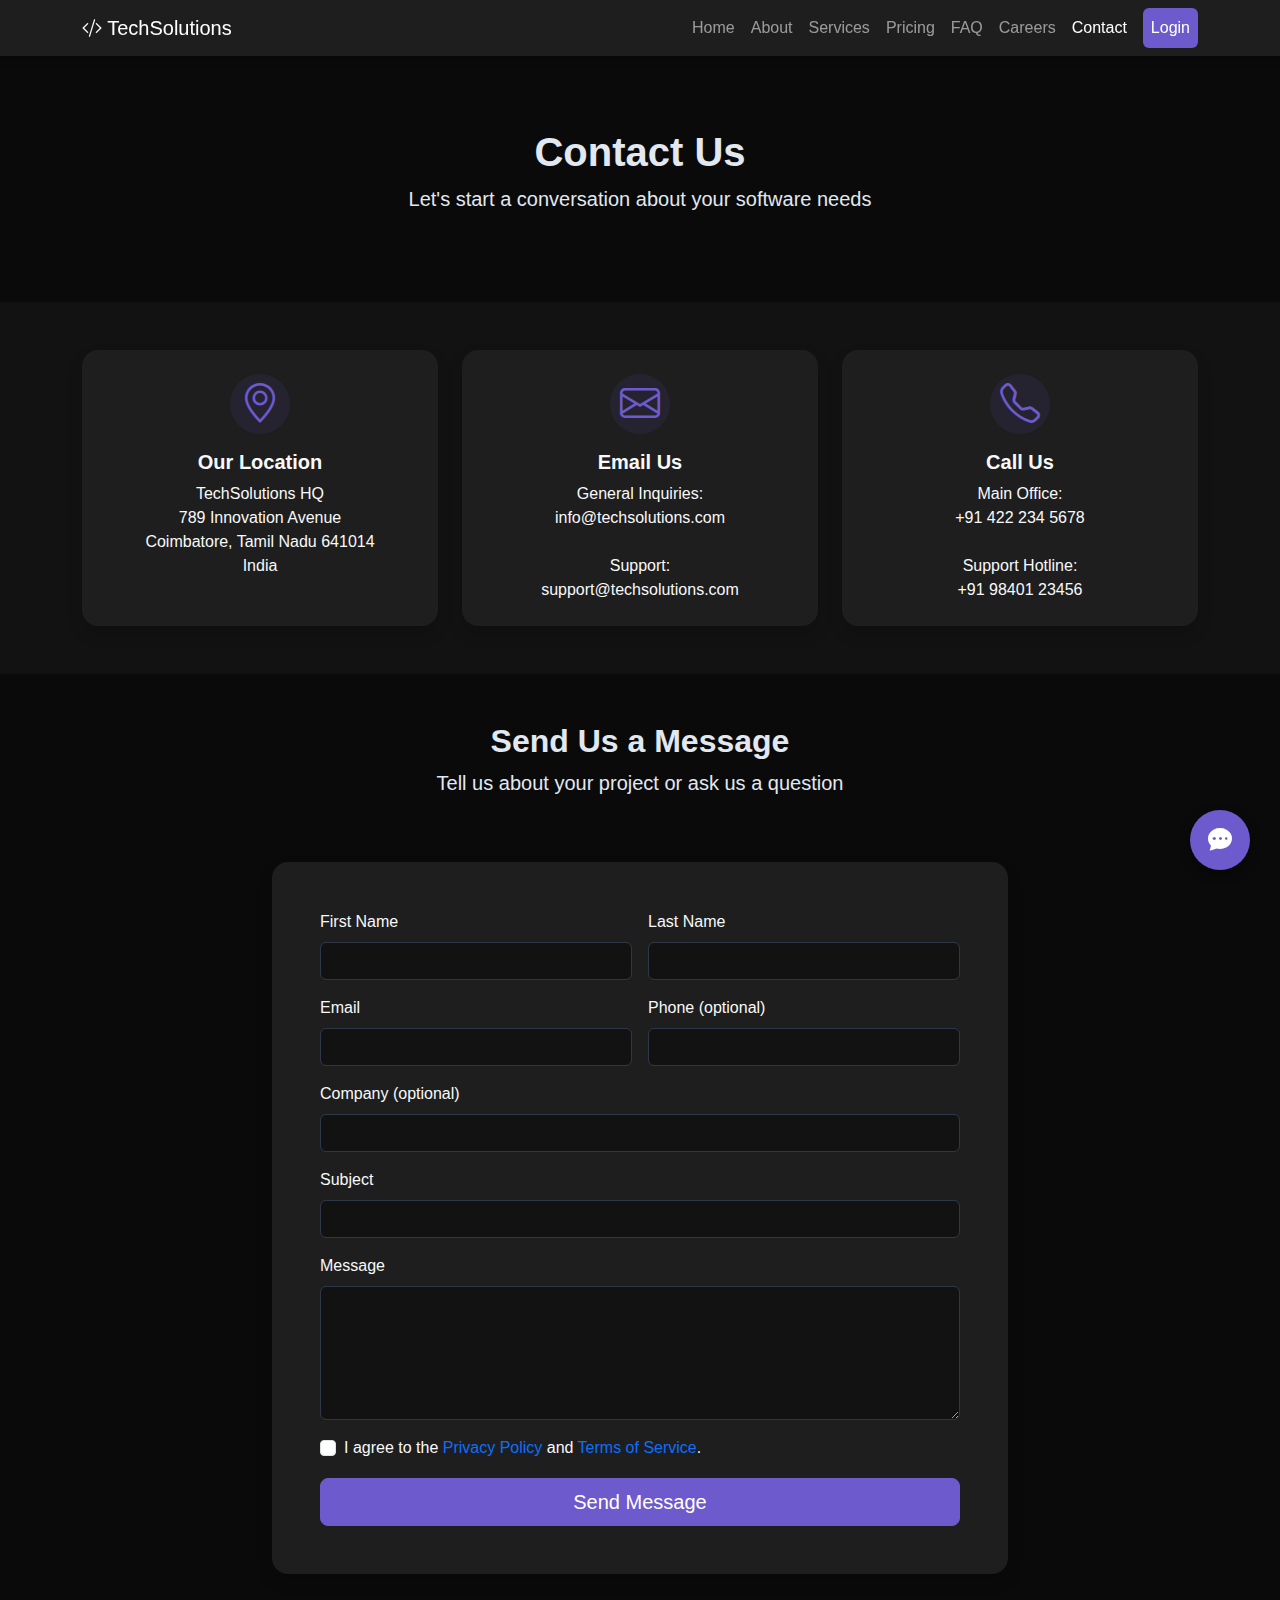
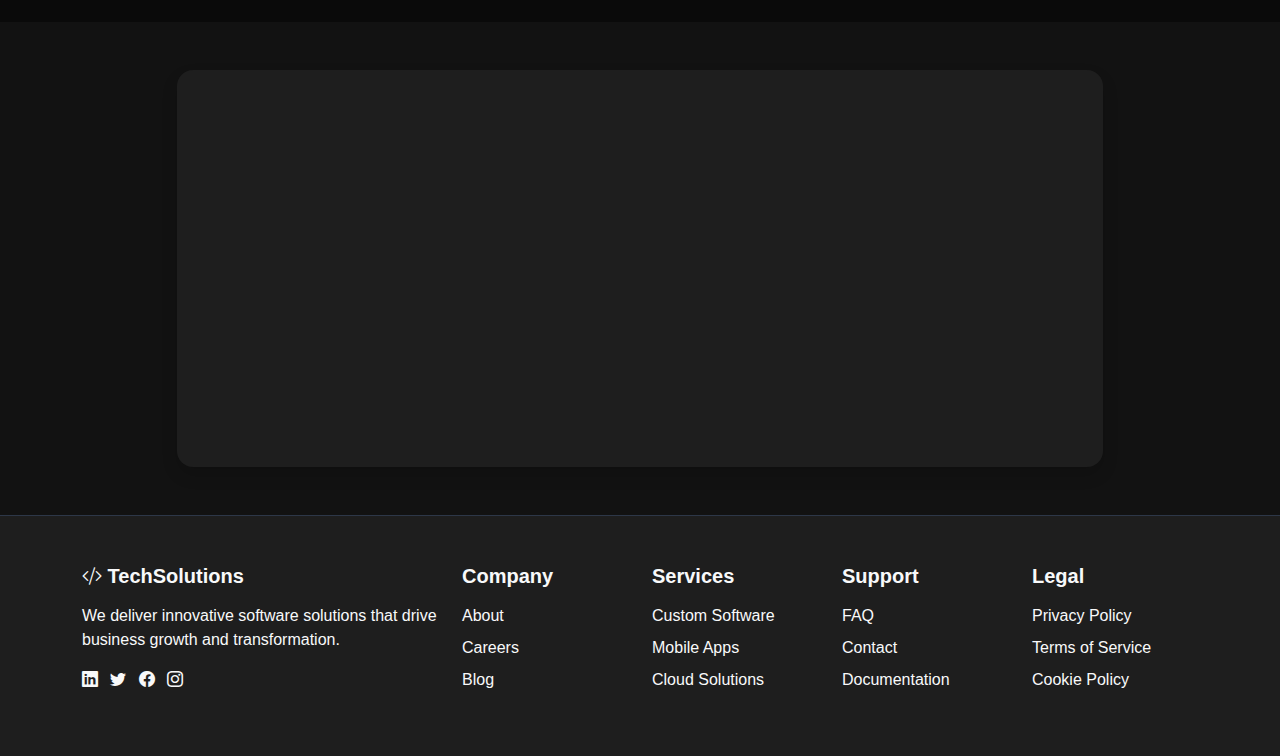
<file: contact.html>
<!DOCTYPE html>
<html lang="en">
<head>
    <meta charset="UTF-8">
    <meta name="viewport" content="width=device-width, initial-scale=1.0">
    <title>Contact Us - TechSolutions</title>
    <!-- Bootstrap 5 CSS -->
    <link href="https://cdn.jsdelivr.net/npm/bootstrap@5.3.0-alpha1/dist/css/bootstrap.min.css" rel="stylesheet">
    <!-- Bootstrap Icons -->
    <link rel="stylesheet" href="https://cdn.jsdelivr.net/npm/bootstrap-icons@1.10.0/font/bootstrap-icons.css">
    <!-- Custom CSS -->
    <link rel="stylesheet" href="css/style.css">
</head>
<body class="dark-theme">
    <!-- Navigation Bar -->
    <nav class="navbar navbar-expand-lg navbar-dark bg-dark sticky-top">
        <div class="container">
            <a class="navbar-brand" href="index.html">
                <i class="bi bi-code-slash"></i> TechSolutions
            </a>
            <button class="navbar-toggler" type="button" data-bs-toggle="collapse" data-bs-target="#navbarNav"
                aria-controls="navbarNav" aria-expanded="false" aria-label="Toggle navigation">
                <span class="navbar-toggler-icon"></span>
            </button>
            <div class="collapse navbar-collapse" id="navbarNav">
                <ul class="navbar-nav ms-auto">
                    <li class="nav-item">
                        <a class="nav-link" href="index.html">Home</a>
                    </li>
                    <li class="nav-item">
                        <a class="nav-link" href="about.html">About</a>
                    </li>
                    <li class="nav-item">
                        <a class="nav-link" href="services.html">Services</a>
                    </li>
                    <li class="nav-item">
                        <a class="nav-link" href="pricing.html">Pricing</a>
                    </li>
                    <li class="nav-item">
                        <a class="nav-link" href="faq.html">FAQ</a>
                    </li>
                    <li class="nav-item">
                        <a class="nav-link" href="careers.html">Careers</a>
                    </li>
                    <li class="nav-item">
                        <a class="nav-link active" href="contact.html">Contact</a>
                    </li>
                    <li class="nav-item">
                        <a class="nav-link btn btn-primary ms-2 text-white" href="login.html">Login</a>
                    </li>
                </ul>
            </div>
        </div>
    </nav>

    <!-- Page Header -->
    <header class="py-5 bg-darker">
        <div class="container py-4">
            <div class="row justify-content-center">
                <div class="col-lg-8 text-center">
                    <h1 class="fw-bold">Contact Us</h1>
                    <p class="lead">Let's start a conversation about your software needs</p>
                </div>
            </div>
        </div>
    </header>

    <!-- Contact Information -->
    <section class="py-5">
        <div class="container">
            <div class="row g-4">
                <div class="col-md-4">
                    <div class="card h-100 bg-dark text-light border-0 rounded-4 shadow">
                        <div class="card-body p-4 text-center">
                            <div class="feature-icon mb-3">
                                <i class="bi bi-geo-alt fs-1 text-primary"></i>
                            </div>
                            <h3 class="card-title h5 fw-bold">Our Location</h3>
                            <p class="card-text">
                                TechSolutions HQ<br>
                                789 Innovation Avenue<br>
                                Coimbatore, Tamil Nadu 641014<br>
                                India
                            </p>                            
                        </div>
                    </div>
                </div>
                <div class="col-md-4">
                    <div class="card h-100 bg-dark text-light border-0 rounded-4 shadow">
                        <div class="card-body p-4 text-center">
                            <div class="feature-icon mb-3">
                                <i class="bi bi-envelope fs-1 text-primary"></i>
                            </div>
                            <h3 class="card-title h5 fw-bold">Email Us</h3>
                            <p class="card-text">
                                General Inquiries:<br>
                                <a href="mailto:info@techsolutions.com" class="text-decoration-none text-light">info@techsolutions.com</a><br><br>
                                Support:<br>
                                <a href="mailto:support@techsolutions.com" class="text-decoration-none text-light">support@techsolutions.com</a>
                            </p>
                        </div>
                    </div>
                </div>
                <div class="col-md-4">
                    <div class="card h-100 bg-dark text-light border-0 rounded-4 shadow">
                        <div class="card-body p-4 text-center">
                            <div class="feature-icon mb-3">
                                <i class="bi bi-telephone fs-1 text-primary"></i>
                            </div>
                            <h3 class="card-title h5 fw-bold">Call Us</h3>
                            <p class="card-text">
                                Main Office:<br>
                                <a href="tel:+914222345678" class="text-decoration-none text-light">+91 422 234 5678</a><br><br>
                                Support Hotline:<br>
                                <a href="tel:+919840123456" class="text-decoration-none text-light">+91 98401 23456</a>
                            </p>                            
                        </div>
                    </div>
                </div>
            </div>
        </div>
    </section>

    <!-- Contact Form -->
    <section class="py-5 bg-darker">
        <div class="container">
            <div class="row justify-content-center mb-5">
                <div class="col-lg-8 text-center">
                    <h2 class="fw-bold">Send Us a Message</h2>
                    <p class="lead">Tell us about your project or ask us a question</p>
                </div>
            </div>
            <div class="row justify-content-center">
                <div class="col-lg-8">
                    <div class="card bg-dark text-light border-0 rounded-4 shadow">
                        <div class="card-body p-4 p-md-5">
                            <form class="needs-validation google-sheets-form" novalidate>
                                <div class="row g-3">
                                    <div class="col-md-6">
                                        <label for="firstName" class="form-label">First Name</label>
                                        <input type="text" class="form-control" id="firstName" name="firstName" required>
                                        <div class="invalid-feedback">
                                            Please provide your first name.
                                        </div>
                                    </div>
                                    <div class="col-md-6">
                                        <label for="lastName" class="form-label">Last Name</label>
                                        <input type="text" class="form-control" id="lastName" name="lastName" required>
                                        <div class="invalid-feedback">
                                            Please provide your last name.
                                        </div>
                                    </div>
                                    <div class="col-md-6">
                                        <label for="email" class="form-label">Email</label>
                                        <input type="email" class="form-control" id="email" name="email" required>
                                        <div class="invalid-feedback">
                                            Please provide a valid email address.
                                        </div>
                                    </div>
                                    <div class="col-md-6">
                                        <label for="phone" class="form-label">Phone (optional)</label>
                                        <input type="tel" class="form-control" id="phone" name="phone">
                                    </div>
                                    <div class="col-12">
                                        <label for="company" class="form-label">Company (optional)</label>
                                        <input type="text" class="form-control" id="company" name="company">
                                    </div>
                                    <div class="col-12">
                                        <label for="subject" class="form-label">Subject</label>
                                        <input type="text" class="form-control" id="subject" name="subject" required>
                                        <div class="invalid-feedback">
                                            Please provide a subject.
                                        </div>
                                    </div>
                                    <div class="col-12">
                                        <label for="message" class="form-label">Message</label>
                                        <textarea class="form-control" id="message" name="message" rows="5" required></textarea>
                                        <div class="invalid-feedback">
                                            Please provide a message.
                                        </div>
                                    </div>
                                    <div class="col-12">
                                        <div class="form-check">
                                            <input class="form-check-input" type="checkbox" id="privacyPolicy" required>
                                            <label class="form-check-label" for="privacyPolicy">
                                                I agree to the <a href="#" class="text-decoration-none">Privacy Policy</a> and <a href="#" class="text-decoration-none">Terms of Service</a>.
                                            </label>
                                            <div class="invalid-feedback">
                                                You must agree before submitting.
                                            </div>
                                        </div>
                                    </div>
                                    <div class="col-12">
                                        <div class="d-grid">
                                            <button type="submit" class="btn btn-primary btn-lg">Send Message</button>
                                        </div>
                                    </div>
                                </div>
                            </form>
                        </div>
                    </div>
                </div>
            </div>
        </div>
    </section>

   <!-- Map Section -->
    <section class="py-5">
        <div class="container">
            <div class="row justify-content-center">
                <div class="col-lg-10">
                    <div class="card bg-dark text-light border-0 rounded-4 overflow-hidden shadow">
                        <div class="ratio ratio-21x9">
                            <iframe src="https://www.google.com/maps/embed?pb=!1m18!1m12!1m3!1d3912.3032628083015!2d76.95527661433636!3d11.01684449215427!2m3!1f0!2f0!3f0!3m2!1i1024!2i768!4f13.1!3m3!1m2!1s0x3ba857754f95b4c1%3A0xa0f759a4d24b7a78!2sCoimbatore%2C%20Tamil%20Nadu%2C%20India!5e0!3m2!1sen!2sin!4v1714829940000!5m2!1sen!2sin" allowfullscreen="" loading="lazy" class="border-0"></iframe>
                        </div>
                    </div>
                </div>
            </div>
        </div>
    </section>

    <!-- Footer -->
    <footer class="bg-dark text-light py-5">
        <div class="container">
            <div class="row g-4">
                <div class="col-lg-4">
                    <h5 class="fw-bold mb-3"><i class="bi bi-code-slash"></i> TechSolutions</h5>
                    <p>We deliver innovative software solutions that drive business growth and transformation.</p>
                    <div class="social-links">
                        <a href="#" class="me-2 text-decoration-none text-light"><i class="bi bi-linkedin"></i></a>
                        <a href="#" class="me-2 text-decoration-none text-light"><i class="bi bi-twitter"></i></a>
                        <a href="#" class="me-2 text-decoration-none text-light"><i class="bi bi-facebook"></i></a>
                        <a href="#" class="me-2 text-decoration-none text-light"><i class="bi bi-instagram"></i></a>
                    </div>
                </div>
                <div class="col-lg-2 col-md-3 col-6">
                    <h5 class="fw-bold mb-3">Company</h5>
                    <ul class="list-unstyled">
                        <li class="mb-2"><a href="about.html" class="text-decoration-none text-light">About</a></li>
                        <li class="mb-2"><a href="careers.html" class="text-decoration-none text-light">Careers</a></li>
                        <li class="mb-2"><a href="#" class="text-decoration-none text-light">Blog</a></li>
                    </ul>
                </div>
                <div class="col-lg-2 col-md-3 col-6">
                    <h5 class="fw-bold mb-3">Services</h5>
                    <ul class="list-unstyled">
                        <li class="mb-2"><a href="services.html" class="text-decoration-none text-light">Custom Software</a></li>
                        <li class="mb-2"><a href="services.html" class="text-decoration-none text-light">Mobile Apps</a></li>
                        <li class="mb-2"><a href="services.html" class="text-decoration-none text-light">Cloud Solutions</a></li>
                    </ul>
                </div>
                <div class="col-lg-2 col-md-3 col-6">
                    <h5 class="fw-bold mb-3">Support</h5>
                    <ul class="list-unstyled">
                        <li class="mb-2"><a href="faq.html" class="text-decoration-none text-light">FAQ</a></li>
                        <li class="mb-2"><a href="contact.html" class="text-decoration-none text-light">Contact</a></li>
                        <li class="mb-2"><a href="#" class="text-decoration-none text-light">Documentation</a></li>
                    </ul>
                </div>
                <div class="col-lg-2 col-md-3 col-6">
                    <h5 class="fw-bold mb-3">Legal</h5>
                    <ul class="list-unstyled">
                        <li class="mb-2"><a href="#" class="text-decoration-none text-light">Privacy Policy</a></li>
                        <li class="mb-2"><a href="#" class="text-decoration-none text-light">Terms of Service</a></li>
                        <li class="mb-2"><a href="#" class="text-decoration-none text-light">Cookie Policy</a></li>
                    </ul>
                </div>
            </div>
        </div>
    </footer>

    <!-- Chat Widget -->
    <div class="chat-widget">
        <button class="chat-widget-button" id="chatToggleBtn">
            <i class="bi bi-chat-dots-fill"></i>
        </button>
        <div class="chat-widget-container" id="chatContainer">
            <div class="chat-header">
                <h5 class="mb-0">AI Assistant</h5>
                <button class="btn-close text-white" id="chatCloseBtn"></button>
            </div>
            <div class="chat-messages" id="chatMessages">
                <!-- Messages will be added here dynamically -->
                <div class="message bot-message">
                    <div class="message-content">Hi there! I'm your AI assistant. How can I help you today?</div>
                </div>
            </div>
            <div class="chat-input">
                <input type="text" id="userMessage" placeholder="Type your message..." class="form-control">
                <button id="sendMessageBtn" class="btn btn-primary ms-2">
                    <i class="bi bi-send-fill"></i>
                </button>
            </div>
        </div>
    </div>

    <!-- Bootstrap 5 Bundle with Popper -->
    <script src="https://cdn.jsdelivr.net/npm/bootstrap@5.3.0-alpha1/dist/js/bootstrap.bundle.min.js"></script>
    <!-- Custom JavaScript -->
    <script src="js/script.js"></script>
</body>
</html>
</file>
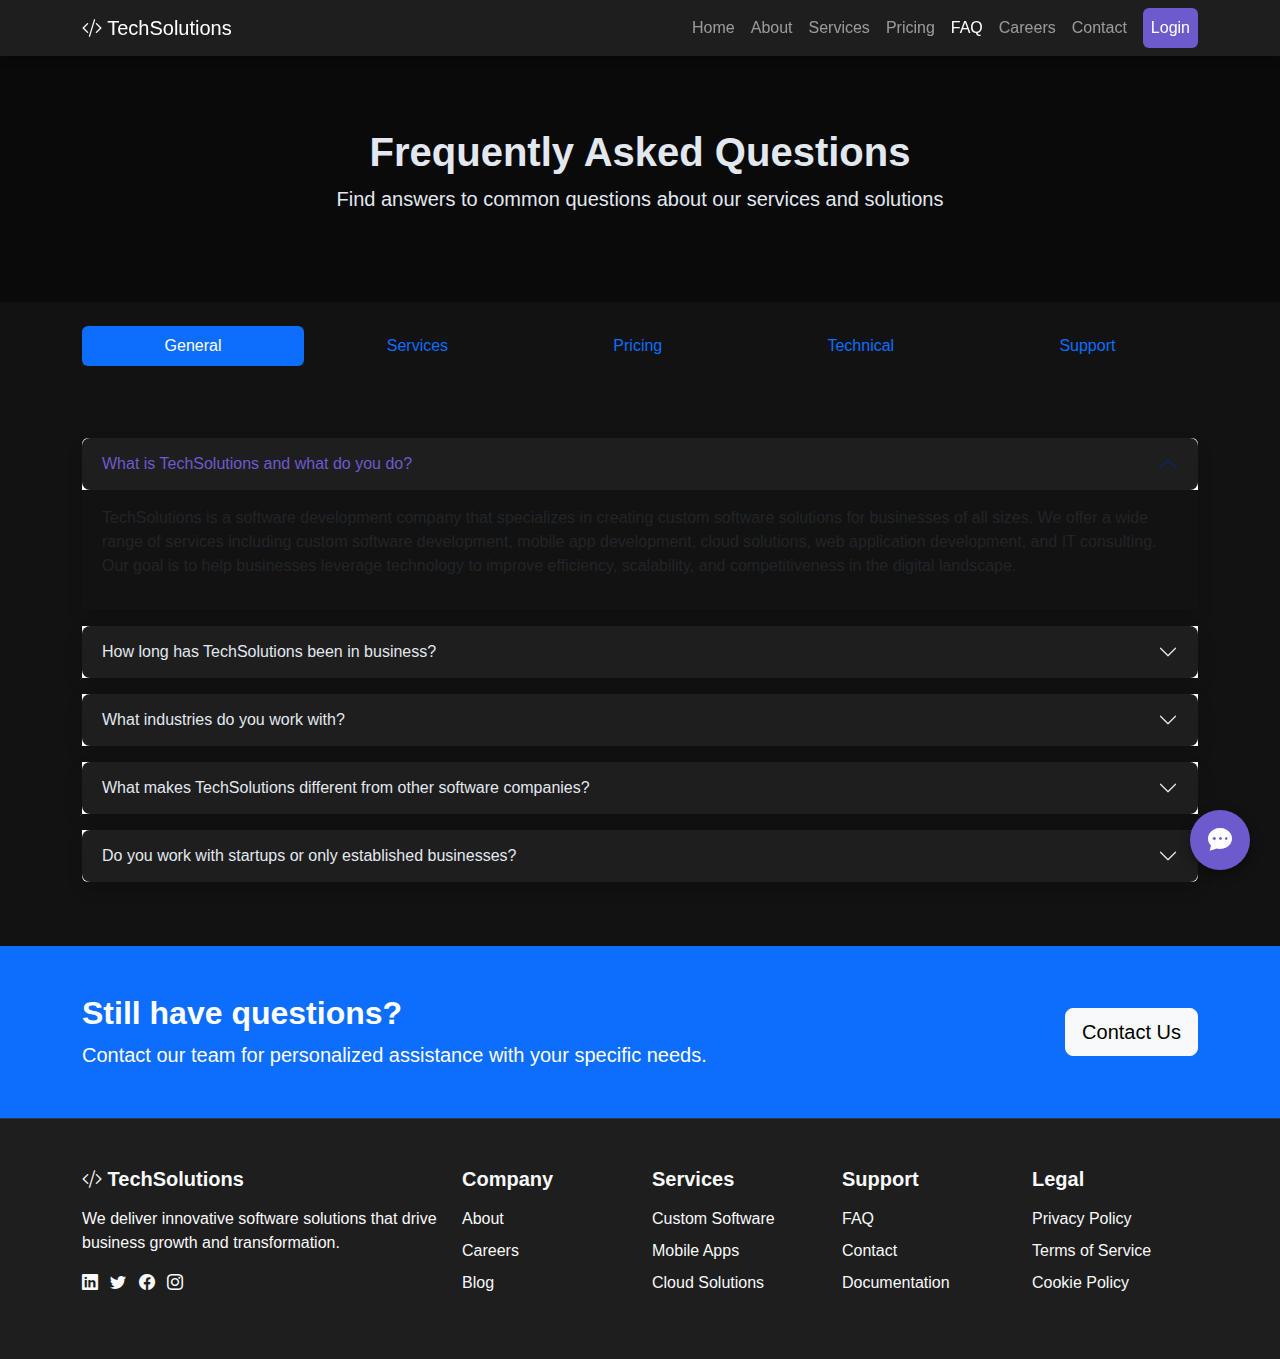
<file: faq.html>
<!DOCTYPE html>
<html lang="en">
<head>
    <meta charset="UTF-8">
    <meta name="viewport" content="width=device-width, initial-scale=1.0">
    <title>FAQ - TechSolutions</title>
    <!-- Bootstrap 5 CSS -->
    <link href="https://cdn.jsdelivr.net/npm/bootstrap@5.3.0-alpha1/dist/css/bootstrap.min.css" rel="stylesheet">
    <!-- Bootstrap Icons -->
    <link rel="stylesheet" href="https://cdn.jsdelivr.net/npm/bootstrap-icons@1.10.0/font/bootstrap-icons.css">
    <!-- Custom CSS -->
    <link rel="stylesheet" href="css/style.css">
</head>
<body class="dark-theme">
    <!-- Navigation Bar -->
    <nav class="navbar navbar-expand-lg navbar-dark bg-dark sticky-top">
        <div class="container">
            <a class="navbar-brand" href="index.html">
                <i class="bi bi-code-slash"></i> TechSolutions
            </a>
            <button class="navbar-toggler" type="button" data-bs-toggle="collapse" data-bs-target="#navbarNav"
                aria-controls="navbarNav" aria-expanded="false" aria-label="Toggle navigation">
                <span class="navbar-toggler-icon"></span>
            </button>
            <div class="collapse navbar-collapse" id="navbarNav">
                <ul class="navbar-nav ms-auto">
                    <li class="nav-item">
                        <a class="nav-link" href="index.html">Home</a>
                    </li>
                    <li class="nav-item">
                        <a class="nav-link" href="about.html">About</a>
                    </li>
                    <li class="nav-item">
                        <a class="nav-link" href="services.html">Services</a>
                    </li>
                    <li class="nav-item">
                        <a class="nav-link" href="pricing.html">Pricing</a>
                    </li>
                    <li class="nav-item">
                        <a class="nav-link active" href="faq.html">FAQ</a>
                    </li>
                    <li class="nav-item">
                        <a class="nav-link" href="careers.html">Careers</a>
                    </li>
                    <li class="nav-item">
                        <a class="nav-link" href="contact.html">Contact</a>
                    </li>
                    <li class="nav-item">
                        <a class="nav-link btn btn-primary ms-2 text-white" href="login.html">Login</a>
                    </li>
                </ul>
            </div>
        </div>
    </nav>

    <!-- Page Header -->
    <header class="py-5 bg-darker">
        <div class="container py-4">
            <div class="row justify-content-center">
                <div class="col-lg-8 text-center">
                    <h1 class="fw-bold">Frequently Asked Questions</h1>
                    <p class="lead">Find answers to common questions about our services and solutions</p>
                </div>
            </div>
        </div>
    </header>

    <!-- FAQ Categories Navigation -->
    <section class="py-4">
        <div class="container">
            <div class="row">
                <div class="col-12">
                    <ul class="nav nav-pills nav-fill mb-4" id="faqTabs" role="tablist">
                        <li class="nav-item" role="presentation">
                            <button class="nav-link active" id="general-tab" data-bs-toggle="pill" data-bs-target="#general" type="button" role="tab" aria-controls="general" aria-selected="true">General</button>
                        </li>
                        <li class="nav-item" role="presentation">
                            <button class="nav-link" id="services-tab" data-bs-toggle="pill" data-bs-target="#services" type="button" role="tab" aria-controls="services" aria-selected="false">Services</button>
                        </li>
                        <li class="nav-item" role="presentation">
                            <button class="nav-link" id="pricing-tab" data-bs-toggle="pill" data-bs-target="#pricing" type="button" role="tab" aria-controls="pricing" aria-selected="false">Pricing</button>
                        </li>
                        <li class="nav-item" role="presentation">
                            <button class="nav-link" id="technical-tab" data-bs-toggle="pill" data-bs-target="#technical" type="button" role="tab" aria-controls="technical" aria-selected="false">Technical</button>
                        </li>
                        <li class="nav-item" role="presentation">
                            <button class="nav-link" id="support-tab" data-bs-toggle="pill" data-bs-target="#support" type="button" role="tab" aria-controls="support" aria-selected="false">Support</button>
                        </li>
                    </ul>
                </div>
            </div>
        </div>
    </section>

    <!-- FAQ Content -->
    <section class="py-4 pb-5">
        <div class="container">
            <div class="row">
                <div class="col-12">
                    <div class="tab-content" id="faqTabContent">
                        <!-- General Questions -->
                        <div class="tab-pane fade show active" id="general" role="tabpanel" aria-labelledby="general-tab">
                            <div class="accordion" id="accordionGeneral">
                                <div class="accordion-item border-0 mb-3 shadow">
                                    <h2 class="accordion-header" id="headingGeneral1">
                                        <button class="accordion-button rounded-3" type="button" data-bs-toggle="collapse" data-bs-target="#collapseGeneral1" aria-expanded="true" aria-controls="collapseGeneral1">
                                            What is TechSolutions and what do you do?
                                        </button>
                                    </h2>
                                    <div id="collapseGeneral1" class="accordion-collapse collapse show" aria-labelledby="headingGeneral1" data-bs-parent="#accordionGeneral">
                                        <div class="accordion-body">
                                            <p>TechSolutions is a software development company that specializes in creating custom software solutions for businesses of all sizes. We offer a wide range of services including custom software development, mobile app development, cloud solutions, web application development, and IT consulting. Our goal is to help businesses leverage technology to improve efficiency, scalability, and competitiveness in the digital landscape.</p>
                                        </div>
                                    </div>
                                </div>
                                <div class="accordion-item border-0 mb-3 shadow">
                                    <h2 class="accordion-header" id="headingGeneral2">
                                        <button class="accordion-button collapsed rounded-3" type="button" data-bs-toggle="collapse" data-bs-target="#collapseGeneral2" aria-expanded="false" aria-controls="collapseGeneral2">
                                            How long has TechSolutions been in business?
                                        </button>
                                    </h2>
                                    <div id="collapseGeneral2" class="accordion-collapse collapse" aria-labelledby="headingGeneral2" data-bs-parent="#accordionGeneral">
                                        <div class="accordion-body">
                                            <p>TechSolutions was founded in 2010 and has been delivering high-quality software solutions for over 15 years. Throughout this time, we've successfully completed hundreds of projects across various industries including healthcare, finance, retail, education, and manufacturing. Our longevity in the industry is a testament to our commitment to excellence and client satisfaction.</p>
                                        </div>
                                    </div>
                                </div>
                                <div class="accordion-item border-0 mb-3 shadow">
                                    <h2 class="accordion-header" id="headingGeneral3">
                                        <button class="accordion-button collapsed rounded-3" type="button" data-bs-toggle="collapse" data-bs-target="#collapseGeneral3" aria-expanded="false" aria-controls="collapseGeneral3">
                                            What industries do you work with?
                                        </button>
                                    </h2>
                                    <div id="collapseGeneral3" class="accordion-collapse collapse" aria-labelledby="headingGeneral3" data-bs-parent="#accordionGeneral">
                                        <div class="accordion-body">
                                            <p>We work with clients across a wide range of industries, including:</p>
                                            <ul>
                                                <li>Healthcare and medical services</li>
                                                <li>Financial services and fintech</li>
                                                <li>Retail and e-commerce</li>
                                                <li>Education and e-learning</li>
                                                <li>Manufacturing and logistics</li>
                                                <li>Real estate and property management</li>
                                                <li>Professional services</li>
                                                <li>Nonprofit organizations</li>
                                                <li>Entertainment and media</li>
                                            </ul>
                                            <p>Our diverse experience allows us to understand the unique challenges and requirements of various industries, enabling us to deliver tailored solutions that address specific business needs.</p>
                                        </div>
                                    </div>
                                </div>
                                <div class="accordion-item border-0 mb-3 shadow">
                                    <h2 class="accordion-header" id="headingGeneral4">
                                        <button class="accordion-button collapsed rounded-3" type="button" data-bs-toggle="collapse" data-bs-target="#collapseGeneral4" aria-expanded="false" aria-controls="collapseGeneral4">
                                            What makes TechSolutions different from other software companies?
                                        </button>
                                    </h2>
                                    <div id="collapseGeneral4" class="accordion-collapse collapse" aria-labelledby="headingGeneral4" data-bs-parent="#accordionGeneral">
                                        <div class="accordion-body">
                                            <p>Several factors differentiate TechSolutions in the market:</p>
                                            <ul>
                                                <li><strong>Business-first approach:</strong> We focus on understanding your business goals before suggesting technical solutions.</li>
                                                <li><strong>Technical excellence:</strong> Our team consists of highly skilled developers, designers, and architects with expertise in the latest technologies.</li>
                                                <li><strong>Transparent communication:</strong> We maintain clear and open communication throughout the project lifecycle.</li>
                                                <li><strong>Agile methodology:</strong> Our flexible approach allows for adaptability and quick response to changing requirements.</li>
                                                <li><strong>Long-term partnership:</strong> We don't just deliver a product; we build lasting relationships with our clients to support their ongoing technology needs.</li>
                                                <li><strong>Quality assurance:</strong> Rigorous testing procedures ensure the highest quality deliverables.</li>
                                            </ul>
                                        </div>
                                    </div>
                                </div>
                                <div class="accordion-item border-0 mb-3 shadow">
                                    <h2 class="accordion-header" id="headingGeneral5">
                                        <button class="accordion-button collapsed rounded-3" type="button" data-bs-toggle="collapse" data-bs-target="#collapseGeneral5" aria-expanded="false" aria-controls="collapseGeneral5">
                                            Do you work with startups or only established businesses?
                                        </button>
                                    </h2>
                                    <div id="collapseGeneral5" class="accordion-collapse collapse" aria-labelledby="headingGeneral5" data-bs-parent="#accordionGeneral">
                                        <div class="accordion-body">
                                            <p>We work with both startups and established businesses. We understand that startups have unique needs and constraints, and we offer tailored packages to help new ventures get off the ground. For startups, we can provide MVP (Minimum Viable Product) development, technical consulting, and scalable solutions that can grow with your business. We also offer special pricing options for startups to make our services more accessible. Whether you're a new venture or an established enterprise, we're committed to delivering solutions that align with your business goals and budget.</p>
                                        </div>
                                    </div>
                                </div>
                            </div>
                        </div>

                        <!-- Services Questions -->
                        <div class="tab-pane fade" id="services" role="tabpanel" aria-labelledby="services-tab">
                            <div class="accordion" id="accordionServices">
                                <div class="accordion-item border-0 mb-3 shadow">
                                    <h2 class="accordion-header" id="headingServices1">
                                        <button class="accordion-button rounded-3" type="button" data-bs-toggle="collapse" data-bs-target="#collapseServices1" aria-expanded="true" aria-controls="collapseServices1">
                                            What types of software services do you offer?
                                        </button>
                                    </h2>
                                    <div id="collapseServices1" class="accordion-collapse collapse show" aria-labelledby="headingServices1" data-bs-parent="#accordionServices">
                                        <div class="accordion-body">
                                            <p>We offer a comprehensive range of software development services, including:</p>
                                            <ul>
                                                <li><strong>Custom Software Development:</strong> Tailored solutions designed specifically for your business needs</li>
                                                <li><strong>Mobile App Development:</strong> Native and cross-platform applications for iOS and Android</li>
                                                <li><strong>Web Application Development:</strong> Responsive, user-friendly web applications</li>
                                                <li><strong>Cloud Solutions:</strong> Cloud migration, infrastructure setup, and SaaS development</li>
                                                <li><strong>UI/UX Design:</strong> User-centered design with intuitive interfaces</li>
                                                <li><strong>Quality Assurance & Testing:</strong> Comprehensive testing to ensure reliable software</li>
                                                <li><strong>DevOps Services:</strong> Continuous integration and delivery pipelines</li>
                                                <li><strong>IT Consulting:</strong> Strategic technology guidance and digital transformation</li>
                                                <li><strong>Maintenance & Support:</strong> Ongoing maintenance and technical support</li>
                                            </ul>
                                            <p>Visit our <a href="services.html" class="text-decoration-none">Services</a> page for more detailed information on each offering.</p>
                                        </div>
                                    </div>
                                </div>
                                <div class="accordion-item border-0 mb-3 shadow">
                                    <h2 class="accordion-header" id="headingServices2">
                                        <button class="accordion-button collapsed rounded-3" type="button" data-bs-toggle="collapse" data-bs-target="#collapseServices2" aria-expanded="false" aria-controls="collapseServices2">
                                            What technologies and programming languages do you work with?
                                        </button>
                                    </h2>
                                    <div id="collapseServices2" class="accordion-collapse collapse" aria-labelledby="headingServices2" data-bs-parent="#accordionServices">
                                        <div class="accordion-body">
                                            <p>We work with a wide range of technologies and programming languages to ensure we can select the best tools for each project. Some of our core technologies include:</p>
                                            <ul>
                                                <li><strong>Frontend:</strong> React.js, Angular, Vue.js, HTML5, CSS3, JavaScript/TypeScript</li>
                                                <li><strong>Backend:</strong> Node.js, Python, Java, C#, PHP, Ruby on Rails</li>
                                                <li><strong>Mobile:</strong> React Native, Flutter, Swift, Kotlin</li>
                                                <li><strong>Databases:</strong> MySQL, PostgreSQL, MongoDB, Redis, Firebase</li>
                                                <li><strong>Cloud Platforms:</strong> AWS, Microsoft Azure, Google Cloud Platform</li>
                                                <li><strong>DevOps:</strong> Docker, Kubernetes, Jenkins, GitLab CI, GitHub Actions</li>
                                                <li><strong>AI/ML:</strong> TensorFlow, PyTorch, scikit-learn</li>
                                            </ul>
                                            <p>We stay up-to-date with emerging technologies to provide the most effective solutions for our clients. Our technology stack recommendations are always based on your specific project requirements rather than personal preferences.</p>
                                        </div>
                                    </div>
                                </div>
                                <div class="accordion-item border-0 mb-3 shadow">
                                    <h2 class="accordion-header" id="headingServices3">
                                        <button class="accordion-button collapsed rounded-3" type="button" data-bs-toggle="collapse" data-bs-target="#collapseServices3" aria-expanded="false" aria-controls="collapseServices3">
                                            How does your development process work?
                                        </button>
                                    </h2>
                                    <div id="collapseServices3" class="accordion-collapse collapse" aria-labelledby="headingServices3" data-bs-parent="#accordionServices">
                                        <div class="accordion-body">
                                            <p>Our development process follows an agile methodology with these key phases:</p>
                                            <ol>
                                                <li><strong>Discovery & Planning:</strong> We conduct detailed discussions to understand your business needs, goals, and project requirements.</li>
                                                <li><strong>Analysis & Design:</strong> Our team creates technical specifications, wireframes, and architectural designs based on the requirements.</li>
                                                <li><strong>Development:</strong> We use agile methodologies with 1-2 week sprints, regular demos, and progress updates.</li>
                                                <li><strong>Quality Assurance:</strong> Rigorous testing throughout the development process, including unit testing, integration testing, and user acceptance testing.</li>
                                                <li><strong>Deployment:</strong> Smooth deployment to production environments with proper staging and testing.</li>
                                                <li><strong>Maintenance & Support:</strong> Ongoing support, monitoring, and updates as needed.</li>
                                            </ol>
                                            <p>Throughout this process, we maintain transparent communication, regular progress updates, and adapt to changes as needed. Our goal is to deliver a high-quality product that meets your business needs while providing a smooth and collaborative experience.</p>
                                        </div>
                                    </div>
                                </div>
                                <div class="accordion-item border-0 mb-3 shadow">
                                    <h2 class="accordion-header" id="headingServices4">
                                        <button class="accordion-button collapsed rounded-3" type="button" data-bs-toggle="collapse" data-bs-target="#collapseServices4" aria-expanded="false" aria-controls="collapseServices4">
                                            Do you provide ongoing maintenance and support after the project is completed?
                                        </button>
                                    </h2>
                                    <div id="collapseServices4" class="accordion-collapse collapse" aria-labelledby="headingServices4" data-bs-parent="#accordionServices">
                                        <div class="accordion-body">
                                            <p>Yes, we offer comprehensive maintenance and support services after project completion. We understand that software requires ongoing attention to remain secure, up-to-date, and optimal in performance. Our maintenance and support packages include:</p>
                                            <ul>
                                                <li><strong>Bug fixes and issue resolution</strong></li>
                                                <li><strong>Security updates and patches</strong></li>
                                                <li><strong>Performance optimization</strong></li>
                                                <li><strong>Feature enhancements and updates</strong></li>
                                                <li><strong>Technical support via email, phone, or ticket system</strong></li>
                                                <li><strong>Regular backups and disaster recovery</strong></li>
                                                <li><strong>Monitoring and proactive maintenance</strong></li>
                                            </ul>
                                            <p>We offer flexible support plans with different service level agreements (SLAs) to meet your specific needs and budget. Many of our clients maintain long-term relationships with us for continuous improvement and support of their software.</p>
                                        </div>
                                    </div>
                                </div>
                                <div class="accordion-item border-0 mb-3 shadow">
                                    <h2 class="accordion-header" id="headingServices5">
                                        <button class="accordion-button collapsed rounded-3" type="button" data-bs-toggle="collapse" data-bs-target="#collapseServices5" aria-expanded="false" aria-controls="collapseServices5">
                                            Can you help with an existing project or only new developments?
                                        </button>
                                    </h2>
                                    <div id="collapseServices5" class="accordion-collapse collapse" aria-labelledby="headingServices5" data-bs-parent="#accordionServices">
                                        <div class="accordion-body">
                                            <p>We can definitely help with existing projects. Our services for existing software include:</p>
                                            <ul>
                                                <li><strong>Code audits and technical debt assessment</strong></li>
                                                <li><strong>Performance optimization and refactoring</strong></li>
                                                <li><strong>Feature additions and enhancements</strong></li>
                                                <li><strong>Migration to newer technologies or platforms</strong></li>
                                                <li><strong>Security improvements</strong></li>
                                                <li><strong>Integration with other systems</strong></li>
                                                <li><strong>UI/UX redesign and modernization</strong></li>
                                            </ul>
                                            <p>When taking on an existing project, we start with a thorough code review and analysis to understand the current state, architecture, and any issues that need to be addressed. This allows us to create an effective plan for improvements or additions while ensuring compatibility with the existing system.</p>
                                        </div>
                                    </div>
                                </div>
                            </div>
                        </div>

                        <!-- Pricing Questions -->
                        <div class="tab-pane fade" id="pricing" role="tabpanel" aria-labelledby="pricing-tab">
                            <div class="accordion" id="accordionPricing">
                                <div class="accordion-item border-0 mb-3 shadow">
                                    <h2 class="accordion-header" id="headingPricing1">
                                        <button class="accordion-button rounded-3" type="button" data-bs-toggle="collapse" data-bs-target="#collapsePricing1" aria-expanded="true" aria-controls="collapsePricing1">
                                            How do you determine the cost of a software project?
                                        </button>
                                    </h2>
                                    <div id="collapsePricing1" class="accordion-collapse collapse show" aria-labelledby="headingPricing1" data-bs-parent="#accordionPricing">
                                        <div class="accordion-body">
                                            <p>We determine project costs based on several factors:</p>
                                            <ul>
                                                <li><strong>Project scope and complexity:</strong> The size, features, and technical complexity of the project</li>
                                                <li><strong>Technology stack:</strong> The technologies and frameworks required</li>
                                                <li><strong>Timeline:</strong> How quickly the project needs to be completed</li>
                                                <li><strong>Resources required:</strong> The number and expertise level of team members needed</li>
                                                <li><strong>Integrations:</strong> Third-party systems or APIs that need to be integrated</li>
                                                <li><strong>UI/UX requirements:</strong> The complexity of design and user experience</li>
                                            </ul>
                                            <p>We offer multiple pricing models to fit different project types:</p>
                                            <ul>
                                                <li><strong>Fixed price:</strong> A set price for a clearly defined scope</li>
                                                <li><strong>Time and materials:</strong> Billing based on actual time spent and resources used</li>
                                                <li><strong>Dedicated team:</strong> A monthly rate for a dedicated development team</li>
                                            </ul>
                                            <p>During our initial consultation, we'll discuss your project requirements in detail and provide a transparent cost estimate based on the most appropriate pricing model for your needs.</p>
                                        </div>
                                    </div>
                                </div>
                                <div class="accordion-item border-0 mb-3 shadow">
                                    <h2 class="accordion-header" id="headingPricing2">
                                        <button class="accordion-button collapsed rounded-3" type="button" data-bs-toggle="collapse" data-bs-target="#collapsePricing2" aria-expanded="false" aria-controls="collapsePricing2">
                                            Do you offer any standard packages or pricing tiers?
                                        </button>
                                    </h2>
                                    <div id="collapsePricing2" class="accordion-collapse collapse" aria-labelledby="headingPricing2" data-bs-parent="#accordionPricing">
                                        <div class="accordion-body">
                                            <p>Yes, we offer standard packages for some of our services to make budgeting easier for our clients. These include:</p>
                                            <ul>
                                                <li><strong>Website Development Packages:</strong> Basic, Professional, and Enterprise tiers</li>
                                                <li><strong>Mobile App Development Packages:</strong> Starter, Business, and Premium solutions</li>
                                                <li><strong>Maintenance and Support Plans:</strong> Essential, Advanced, and Comprehensive levels</li>
                                                <li><strong>Cloud Migration Packages:</strong> Assessment, Migration, and Optimization packages</li>
                                            </ul>
                                            <p>These packages are designed to provide clear expectations about deliverables and costs. However, we recognize that every business has unique needs, so we're always happy to customize our offerings to better match your specific requirements. You can view our standard packages on our <a href="pricing.html" class="text-decoration-none">Pricing</a> page, or contact us for a custom quote.</p>
                                        </div>
                                    </div>
                                </div>
                                <div class="accordion-item border-0 mb-3 shadow">
                                    <h2 class="accordion-header" id="headingPricing3">
                                        <button class="accordion-button collapsed rounded-3" type="button" data-bs-toggle="collapse" data-bs-target="#collapsePricing3" aria-expanded="false" aria-controls="collapsePricing3">
                                            What is your payment schedule?
                                        </button>
                                    </h2>
                                    <div id="collapsePricing3" class="accordion-collapse collapse" aria-labelledby="headingPricing3" data-bs-parent="#accordionPricing">
                                        <div class="accordion-body">
                                            <p>Our payment schedules vary depending on the project type and pricing model:</p>
                                            <ul>
                                                <li><strong>Fixed-price projects:</strong> We typically follow a milestone-based payment schedule where payments are tied to the completion of specific project phases. This usually includes an initial deposit (30-40%), milestone payments throughout the development process, and a final payment upon project completion.</li>
                                                <li><strong>Time and materials:</strong> Billing is typically done on a bi-weekly or monthly basis, based on actual hours worked and resources used during that period.</li>
                                                <li><strong>Dedicated team:</strong> Monthly payments for the agreed-upon team size and composition.</li>
                                                <li><strong>Maintenance and support contracts:</strong> Usually billed monthly, quarterly, or annually, depending on the agreement.</li>
                                            </ul>
                                            <p>We accept various payment methods including credit cards, bank transfers, and in some cases, PayPal. All payment details and schedules are clearly outlined in our contracts, and we're happy to discuss flexible payment options for larger projects.</p>
                                        </div>
                                    </div>
                                </div>
                                <div class="accordion-item border-0 mb-3 shadow">
                                    <h2 class="accordion-header" id="headingPricing4">
                                        <button class="accordion-button collapsed rounded-3" type="button" data-bs-toggle="collapse" data-bs-target="#collapsePricing4" aria-expanded="false" aria-controls="collapsePricing4">
                                            Are there any additional costs I should be aware of?
                                        </button>
                                    </h2>
                                    <div id="collapsePricing4" class="accordion-collapse collapse" aria-labelledby="headingPricing4" data-bs-parent="#accordionPricing">
                                        <div class="accordion-body">
                                            <p>We strive to be transparent about all costs involved in a project. Depending on your specific needs, there might be additional costs to consider:</p>
                                            <ul>
                                                <li><strong>Third-party services and APIs:</strong> Fees for external services, APIs, or platforms that need to be integrated</li>
                                                <li><strong>Licenses and software:</strong> Costs for necessary licenses, frameworks, or third-party plugins</li>
                                                <li><strong>Hosting and infrastructure:</strong> Cloud hosting services, domain registration, SSL certificates, CDN services</li>
                                                <li><strong>App store fees:</strong> One-time or recurring fees for publishing mobile apps to app stores</li>
                                                <li><strong>Post-launch maintenance:</strong> Ongoing support, updates, and maintenance if not included in the initial agreement</li>
                                                <li><strong>Rush fees:</strong> Additional costs may apply for expedited timelines or urgent changes</li>
                                            </ul>
                                            <p>All potential additional costs will be identified and discussed during the planning phase before the project begins, and we'll always get your approval before incurring any expenses not covered in the initial agreement. Our goal is to provide a comprehensive cost estimate that accounts for all aspects of your project.</p>
                                        </div>
                                    </div>
                                </div>
                                <div class="accordion-item border-0 mb-3 shadow">
                                    <h2 class="accordion-header" id="headingPricing5">
                                        <button class="accordion-button collapsed rounded-3" type="button" data-bs-toggle="collapse" data-bs-target="#collapsePricing5" aria-expanded="false" aria-controls="collapsePricing5">
                                            Do you offer any guarantees on your work?
                                        </button>
                                    </h2>
                                    <div id="collapsePricing5" class="accordion-collapse collapse" aria-labelledby="headingPricing5" data-bs-parent="#accordionPricing">
                                        <div class="accordion-body">
                                            <p>Yes, we stand behind the quality of our work with several guarantees:</p>
                                            <ul>
                                                <li><strong>Bug-fixing warranty:</strong> We offer a warranty period (typically 30-90 days) after project completion during which we'll fix any bugs or issues at no additional cost.</li>
                                                <li><strong>Quality assurance:</strong> We follow industry best practices and conduct thorough testing to ensure high-quality, reliable software.</li>
                                                <li><strong>Code quality:</strong> We provide clean, well-documented, and maintainable code that adheres to industry standards.</li>
                                                <li><strong>Timely delivery:</strong> We commit to delivering projects according to the agreed-upon timeline.</li>
                                                <li><strong>Transparent communication:</strong> Regular updates and clear communication throughout the development process.</li>
                                            </ul>
                                            <p>If you're not satisfied with any aspect of our work, we will address your concerns promptly and work to find a resolution. Our success depends on your satisfaction, and we're committed to delivering solutions that meet or exceed your expectations.</p>
                                        </div>
                                    </div>
                                </div>
                            </div>
                        </div>

                        <!-- Technical Questions -->
                        <div class="tab-pane fade" id="technical" role="tabpanel" aria-labelledby="technical-tab">
                            <div class="accordion" id="accordionTechnical">
                                <div class="accordion-item border-0 mb-3 shadow">
                                    <h2 class="accordion-header" id="headingTechnical1">
                                        <button class="accordion-button rounded-3" type="button" data-bs-toggle="collapse" data-bs-target="#collapseTechnical1" aria-expanded="true" aria-controls="collapseTechnical1">
                                            How do you ensure the security of the software you develop?
                                        </button>
                                    </h2>
                                    <div id="collapseTechnical1" class="accordion-collapse collapse show" aria-labelledby="headingTechnical1" data-bs-parent="#accordionTechnical">
                                        <div class="accordion-body">
                                            <p>Security is a top priority in all our development projects. We implement a multi-layered approach to ensure the security of the software we develop:</p>
                                            <ul>
                                                <li><strong>Secure coding practices:</strong> Our developers follow secure coding guidelines and best practices to prevent common vulnerabilities like SQL injection, cross-site scripting (XSS), and cross-site request forgery (CSRF).</li>
                                                <li><strong>Regular security audits:</strong> We conduct security code reviews and vulnerability assessments throughout the development process.</li>
                                                <li><strong>Authentication and authorization:</strong> Implementation of robust user authentication systems and proper access controls.</li>
                                                <li><strong>Data encryption:</strong> Encryption of sensitive data both in transit and at rest.</li>
                                                <li><strong>Secure API implementation:</strong> API security best practices including rate limiting, proper authentication, and input validation.</li>
                                                <li><strong>Dependency management:</strong> Regular updates of libraries and dependencies to address known vulnerabilities.</li>
                                                <li><strong>Security testing:</strong> Penetration testing and security assessments to identify and fix vulnerabilities.</li>
                                                <li><strong>Compliance considerations:</strong> Adherence to relevant industry standards and regulations such as GDPR, HIPAA, or PCI DSS when applicable.</li>
                                            </ul>
                                            <p>We stay updated on the latest security threats and countermeasures to ensure that our security practices remain effective against evolving threats.</p>
                                        </div>
                                    </div>
                                </div>
                                <div class="accordion-item border-0 mb-3 shadow">
                                    <h2 class="accordion-header" id="headingTechnical2">
                                        <button class="accordion-button collapsed rounded-3" type="button" data-bs-toggle="collapse" data-bs-target="#collapseTechnical2" aria-expanded="false" aria-controls="collapseTechnical2">
                                            How do you approach scalability in your software solutions?
                                        </button>
                                    </h2>
                                    <div id="collapseTechnical2" class="accordion-collapse collapse" aria-labelledby="headingTechnical2" data-bs-parent="#accordionTechnical">
                                        <div class="accordion-body">
                                            <p>Scalability is a fundamental consideration in our software architecture and design process. We approach scalability through several strategies:</p>
                                            <ul>
                                                <li><strong>Microservices architecture:</strong> When appropriate, we design systems with loosely coupled, independently deployable services that can scale independently.</li>
                                                <li><strong>Cloud-native design:</strong> Leveraging cloud platforms' auto-scaling capabilities to handle varying loads efficiently.</li>
                                                <li><strong>Database optimization:</strong> Implementing proper indexing, query optimization, sharding, and other techniques to ensure database performance at scale.</li>
                                                <li><strong>Caching strategies:</strong> Using in-memory caching solutions like Redis or CDN services to reduce load on backend systems.</li>
                                                <li><strong>Load balancing:</strong> Distributing traffic across multiple servers to improve responsiveness and availability.</li>
                                                <li><strong>Asynchronous processing:</strong> Using message queues and background processing for resource-intensive tasks.</li>
                                                <li><strong>Performance testing:</strong> Regular load and stress testing to identify bottlenecks before they become problems.</li>
                                                <li><strong>Resource monitoring:</strong> Implementation of monitoring and alerting systems to track system performance.</li>
                                            </ul>
                                            <p>We design our solutions with both current and future needs in mind, ensuring that your software can accommodate growth in users, data volume, and functionality without requiring a complete redesign.</p>
                                        </div>
                                    </div>
                                </div>
                                <div class="accordion-item border-0 mb-3 shadow">
                                    <h2 class="accordion-header" id="headingTechnical3">
                                        <button class="accordion-button collapsed rounded-3" type="button" data-bs-toggle="collapse" data-bs-target="#collapseTechnical3" aria-expanded="false" aria-controls="collapseTechnical3">
                                            What is your approach to quality assurance and testing?
                                        </button>
                                    </h2>
                                    <div id="collapseTechnical3" class="accordion-collapse collapse" aria-labelledby="headingTechnical3" data-bs-parent="#accordionTechnical">
                                        <div class="accordion-body">
                                            <p>Quality assurance is integrated throughout our development process, not just as a final step. Our comprehensive testing approach includes:</p>
                                            <ul>
                                                <li><strong>Automated testing:</strong> Unit tests, integration tests, and end-to-end tests to verify functionality and catch regressions.</li>
                                                <li><strong>Manual testing:</strong> Experienced QA specialists perform exploratory testing to identify issues that automated tests might miss.</li>
                                                <li><strong>Continuous integration/continuous delivery (CI/CD):</strong> Automated build and test processes to catch issues early.</li>
                                                <li><strong>User acceptance testing (UAT):</strong> Involving stakeholders to ensure the software meets business requirements.</li>
                                                <li><strong>Performance testing:</strong> Load testing, stress testing, and endurance testing to ensure optimal performance.</li>
                                                <li><strong>Security testing:</strong> Vulnerability scanning and penetration testing to identify security weaknesses.</li>
                                                <li><strong>Cross-browser and cross-device testing:</strong> Ensuring consistent functionality across different environments.</li>
                                                <li><strong>Accessibility testing:</strong> Verifying compliance with accessibility standards (WCAG) when applicable.</li>
                                            </ul>
                                            <p>Our QA team works closely with developers throughout the development cycle, allowing issues to be identified and resolved early. We maintain detailed test documentation and provide regular reports on testing progress and identified issues.</p>
                                        </div>
                                    </div>
                                </div>
                                <div class="accordion-item border-0 mb-3 shadow">
                                    <h2 class="accordion-header" id="headingTechnical4">
                                        <button class="accordion-button collapsed rounded-3" type="button" data-bs-toggle="collapse" data-bs-target="#collapseTechnical4" aria-expanded="false" aria-controls="collapseTechnical4">
                                            How do you handle data migration from legacy systems?
                                        </button>
                                    </h2>
                                    <div id="collapseTechnical4" class="accordion-collapse collapse" aria-labelledby="headingTechnical4" data-bs-parent="#accordionTechnical">
                                        <div class="accordion-body">
                                            <p>Data migration from legacy systems requires careful planning and execution. Our approach includes:</p>
                                            <ol>
                                                <li><strong>Assessment and planning:</strong> Thoroughly analyze the existing data structure, volume, and quality. Identify data dependencies and relationships.</li>
                                                <li><strong>Data mapping:</strong> Create detailed mapping between legacy data structures and the new system's schema.</li>
                                                <li><strong>Data cleansing:</strong> Identify and resolve data quality issues such as duplicates, inconsistencies, or missing values.</li>
                                                <li><strong>Migration strategy:</strong> Develop a migration strategy (big bang vs. phased) based on business requirements and constraints.</li>
                                                <li><strong>Custom migration tools:</strong> Develop scripts or tools specifically for the migration process.</li>
                                                <li><strong>Test migrations:</strong> Perform test migrations in isolated environments to validate the process and identify issues.</li>
                                                <li><strong>Validation procedures:</strong> Implement comprehensive validation checks to ensure data integrity after migration.</li>
                                                <li><strong>Fallback plan:</strong> Develop a rollback strategy in case unexpected issues arise during the migration.</li>
                                                <li><strong>Execution and verification:</strong> Perform the actual migration with minimal business disruption and verify the results.</li>
                                            </ol>
                                            <p>We understand that data is one of your most valuable assets, and we take great care to ensure it's migrated accurately and securely. Our team has experience with complex data migrations across various industries and technologies.</p>
                                        </div>
                                    </div>
                                </div>
                                <div class="accordion-item border-0 mb-3 shadow">
                                    <h2 class="accordion-header" id="headingTechnical5">
                                        <button class="accordion-button collapsed rounded-3" type="button" data-bs-toggle="collapse" data-bs-target="#collapseTechnical5" aria-expanded="false" aria-controls="collapseTechnical5">
                                            Do you develop software that can integrate with other systems?
                                        </button>
                                    </h2>
                                    <div id="collapseTechnical5" class="accordion-collapse collapse" aria-labelledby="headingTechnical5" data-bs-parent="#accordionTechnical">
                                        <div class="accordion-body">
                                            <p>Yes, we specialize in developing software that integrates seamlessly with other systems. Integration capabilities are essential for modern software, and we have extensive experience implementing various integration types:</p>
                                            <ul>
                                                <li><strong>API integrations:</strong> Connecting with third-party services and platforms via REST, GraphQL, SOAP, or custom APIs.</li>
                                                <li><strong>Database integrations:</strong> Connecting directly to external databases when appropriate, with proper security measures.</li>
                                                <li><strong>ERP and CRM integrations:</strong> Connecting with enterprise systems like SAP, Salesforce, Microsoft Dynamics, etc.</li>
                                                <li><strong>Payment gateway integrations:</strong> Implementing secure connections with payment processors and financial systems.</li>
                                                <li><strong>Single Sign-On (SSO):</strong> Integrating with authentication providers like OAuth, SAML, or proprietary systems.</li>
                                                <li><strong>eCommerce platform integrations:</strong> Connecting with platforms like Shopify, WooCommerce, Magento, etc.</li>
                                                <li><strong>Legacy system integrations:</strong> Building bridges between modern applications and older systems.</li>
                                                <li><strong>IoT integrations:</strong> Connecting software with IoT devices and platforms.</li>
                                            </ul>
                                            <p>We design our integrations with proper error handling, logging, and monitoring to ensure reliable operation. Additionally, we document all integration points thoroughly for future reference and maintenance.</p>
                                        </div>
                                    </div>
                                </div>
                            </div>
                        </div>

                        <!-- Support Questions -->
                        <div class="tab-pane fade" id="support" role="tabpanel" aria-labelledby="support-tab">
                            <div class="accordion" id="accordionSupport">
                                <div class="accordion-item border-0 mb-3 shadow">
                                    <h2 class="accordion-header" id="headingSupport1">
                                        <button class="accordion-button rounded-3" type="button" data-bs-toggle="collapse" data-bs-target="#collapseSupport1" aria-expanded="true" aria-controls="collapseSupport1">
                                            What kind of support do you offer after the project is launched?
                                        </button>
                                    </h2>
                                    <div id="collapseSupport1" class="accordion-collapse collapse show" aria-labelledby="headingSupport1" data-bs-parent="#accordionSupport">
                                        <div class="accordion-body">
                                            <p>We offer comprehensive post-launch support through various support plans tailored to your needs. Our support services include:</p>
                                            <ul>
                                                <li><strong>Technical support:</strong> Assistance with technical issues, bug fixes, and troubleshooting</li>
                                                <li><strong>Maintenance:</strong> Regular updates, security patches, and performance optimizations</li>
                                                <li><strong>Monitoring:</strong> Proactive monitoring of application performance and uptime</li>
                                                <li><strong>Feature enhancements:</strong> Implementation of new features and improvements</li>
                                                <li><strong>Training:</strong> User training and documentation updates as needed</li>
                                                <li><strong>Emergency support:</strong> Rapid response for critical issues</li>
                                            </ul>
                                            <p>Our support plans come with different service level agreements (SLAs) defining response times, support hours, and communication channels. We offer:</p>
                                            <ul>
                                                <li><strong>Basic Support:</strong> Business hours support with standard response times</li>
                                                <li><strong>Premium Support:</strong> Extended hours support with faster response times</li>
                                                <li><strong>Enterprise Support:</strong> 24/7 support with guaranteed response times for critical issues</li>
                                            </ul>
                                            <p>We can customize support plans to meet your specific needs and budget requirements.</p>
                                        </div>
                                    </div>
                                </div>
                                <div class="accordion-item border-0 mb-3 shadow">
                                    <h2 class="accordion-header" id="headingSupport2">
                                        <button class="accordion-button collapsed rounded-3" type="button" data-bs-toggle="collapse" data-bs-target="#collapseSupport2" aria-expanded="false" aria-controls="collapseSupport2">
                                            What are your support hours and response times?
                                        </button>
                                    </h2>
                                    <div id="collapseSupport2" class="accordion-collapse collapse" aria-labelledby="headingSupport2" data-bs-parent="#accordionSupport">
                                        <div class="accordion-body">
                                            <p>Our support hours and response times vary based on the support plan level:</p>
                                            <ul>
                                                <li><strong>Basic Support:</strong>
                                                    <ul>
                                                        <li>Hours: Monday-Friday, 9:00 AM - 5:00 PM Pacific Time</li>
                                                        <li>Response times: Critical issues - 4 hours, High priority - 8 hours, Medium priority - 24 hours, Low priority - 48 hours</li>
                                                    </ul>
                                                </li>
                                                <li><strong>Premium Support:</strong>
                                                    <ul>
                                                        <li>Hours: Monday-Friday, 7:00 AM - 7:00 PM Pacific Time</li>
                                                        <li>Response times: Critical issues - 2 hours, High priority - 4 hours, Medium priority - 12 hours, Low priority - 24 hours</li>
                                                    </ul>
                                                </li>
                                                <li><strong>Enterprise Support:</strong>
                                                    <ul>
                                                        <li>Hours: 24/7/365 for critical issues, extended hours for other issues</li>
                                                        <li>Response times: Critical issues - 1 hour, High priority - 2 hours, Medium priority - 8 hours, Low priority - 16 hours</li>
                                                    </ul>
                                                </li>
                                            </ul>
                                            <p>Issue priority levels are defined as follows:</p>
                                            <ul>
                                                <li><strong>Critical:</strong> System is down or unusable, significantly impacting business operations</li>
                                                <li><strong>High:</strong> Major functionality is impaired, but operations can continue with limitations</li>
                                                <li><strong>Medium:</strong> Minor functionality issues that don't significantly impact operations</li>
                                                <li><strong>Low:</strong> General questions, feature requests, or minor cosmetic issues</li>
                                            </ul>
                                            <p>We also offer custom support plans with adjusted hours and response times based on specific business needs.</p>
                                        </div>
                                    </div>
                                </div>
                                <div class="accordion-item border-0 mb-3 shadow">
                                    <h2 class="accordion-header" id="headingSupport3">
                                        <button class="accordion-button collapsed rounded-3" type="button" data-bs-toggle="collapse" data-bs-target="#collapseSupport3" aria-expanded="false" aria-controls="collapseSupport3">
                                            How do I report issues or request support?
                                        </button>
                                    </h2>
                                    <div id="collapseSupport3" class="accordion-collapse collapse" aria-labelledby="headingSupport3" data-bs-parent="#accordionSupport">
                                        <div class="accordion-body">
                                            <p>We offer multiple channels for reporting issues and requesting support:</p>
                                            <ul>
                                                <li><strong>Support portal:</strong> Our primary support channel is our online support portal where you can submit tickets, track their status, and view your support history. The portal is available 24/7 for ticket submissions.</li>
                                                <li><strong>Email support:</strong> You can send support requests to support@techsolutions.com.</li>
                                                <li><strong>Phone support:</strong> Available during support hours, based on your support plan level.</li>
                                                <li><strong>Emergency hotline:</strong> For critical issues, Enterprise Support clients have access to an emergency support line.</li>
                                            </ul>
                                            <p>When reporting an issue, please include:</p>
                                            <ul>
                                                <li>A clear description of the problem</li>
                                                <li>Steps to reproduce the issue</li>
                                                <li>Screenshots or screen recordings if applicable</li>
                                                <li>Error messages or logs if available</li>
                                                <li>The impact of the issue on your business operations</li>
                                            </ul>
                                            <p>Each support request receives a unique ticket number for tracking, and you'll receive updates as our team works on resolving your issue. For clients with Premium or Enterprise support, we also offer regular check-ins and status reports for ongoing issues.</p>
                                        </div>
                                    </div>
                                </div>
                                <div class="accordion-item border-0 mb-3 shadow">
                                    <h2 class="accordion-header" id="headingSupport4">
                                        <button class="accordion-button collapsed rounded-3" type="button" data-bs-toggle="collapse" data-bs-target="#collapseSupport4" aria-expanded="false" aria-controls="collapseSupport4">
                                            Do you provide user training for the software you develop?
                                        </button>
                                    </h2>
                                    <div id="collapseSupport4" class="accordion-collapse collapse" aria-labelledby="headingSupport4" data-bs-parent="#accordionSupport">
                                        <div class="accordion-body">
                                            <p>Yes, we provide comprehensive user training to ensure your team can effectively use the software we develop. Our training options include:</p>
                                            <ul>
                                                <li><strong>Administrator training:</strong> In-depth training for system administrators covering configuration, management, and troubleshooting.</li>
                                                <li><strong>End-user training:</strong> Focused training for day-to-day users on core functionality and common workflows.</li>
                                                <li><strong>Train-the-trainer sessions:</strong> Enabling your internal trainers to effectively train other team members.</li>
                                            </ul>
                                            <p>Training formats we offer:</p>
                                            <ul>
                                                <li><strong>Live training sessions:</strong> In-person or virtual sessions with hands-on practice</li>
                                                <li><strong>Video tutorials:</strong> Recorded instructions for specific features and processes</li>
                                                <li><strong>Documentation:</strong> Comprehensive user manuals and quick reference guides</li>
                                                <li><strong>Knowledge base:</strong> Self-service resources for common questions and procedures</li>
                                                <li><strong>Refresher sessions:</strong> Additional training after initial deployment to reinforce learning</li>
                                            </ul>
                                            <p>Training is typically included as part of the project implementation, and additional training can be arranged as needed when new features are added or when new team members join your organization. We customize our training approach based on your team's technical proficiency and specific needs.</p>
                                        </div>
                                    </div>
                                </div>
                                <div class="accordion-item border-0 mb-3 shadow">
                                    <h2 class="accordion-header" id="headingSupport5">
                                        <button class="accordion-button collapsed rounded-3" type="button" data-bs-toggle="collapse" data-bs-target="#collapseSupport5" aria-expanded="false" aria-controls="collapseSupport5">
                                            What happens if I need to make changes to the software after completion?
                                        </button>
                                    </h2>
                                    <div id="collapseSupport5" class="accordion-collapse collapse" aria-labelledby="headingSupport5" data-bs-parent="#accordionSupport">
                                        <div class="accordion-body">
                                            <p>We understand that business needs evolve, and software often requires changes after the initial completion. We offer several options for implementing post-launch changes:</p>
                                            <ul>
                                                <li><strong>Maintenance contract:</strong> Many of our clients opt for a maintenance contract that includes a set number of development hours each month for enhancements and changes.</li>
                                                <li><strong>Change request process:</strong> For clients without a maintenance contract, we have a structured change request process where you can submit requests for new features or modifications.</li>
                                                <li><strong>Project-based enhancements:</strong> For larger changes, we can set up a new mini-project with a defined scope, timeline, and budget.</li>
                                            </ul>
                                            <p>Our process for handling changes includes:</p>
                                            <ol>
                                                <li>Detailed discussion to understand the requirements for the change</li>
                                                <li>Impact analysis to identify how the change affects existing functionality</li>
                                                <li>Estimation of effort, cost, and timeline</li>
                                                <li>Formal approval process before beginning work</li>
                                                <li>Development and testing of the changes</li>
                                                <li>User acceptance testing</li>
                                                <li>Deployment to production</li>
                                            </ol>
                                            <p>We design our software with future changes in mind, using modular architecture and clean coding practices that make modifications easier and less risky. Our comprehensive documentation also helps ensure that changes can be implemented efficiently.</p>
                                        </div>
                                    </div>
                                </div>
                            </div>
                        </div>
                    </div>
                </div>
            </div>
        </div>
    </section>

    <!-- Not Finding Answers Section -->
    <section class="py-5 bg-primary text-white">
        <div class="container">
            <div class="row align-items-center">
                <div class="col-lg-8 col-md-7">
                    <h2 class="fw-bold">Still have questions?</h2>
                    <p class="lead mb-0">Contact our team for personalized assistance with your specific needs.</p>
                </div>
                <div class="col-lg-4 col-md-5 text-md-end mt-3 mt-md-0">
                    <a href="contact.html" class="btn btn-light btn-lg">Contact Us</a>
                </div>
            </div>
        </div>
    </section>

    <!-- Footer -->
    <footer class="bg-dark text-light py-5">
        <div class="container">
            <div class="row g-4">
                <div class="col-lg-4">
                    <h5 class="fw-bold mb-3"><i class="bi bi-code-slash"></i> TechSolutions</h5>
                    <p>We deliver innovative software solutions that drive business growth and transformation.</p>
                    <div class="social-links">
                        <a href="#" class="me-2 text-decoration-none text-light"><i class="bi bi-linkedin"></i></a>
                        <a href="#" class="me-2 text-decoration-none text-light"><i class="bi bi-twitter"></i></a>
                        <a href="#" class="me-2 text-decoration-none text-light"><i class="bi bi-facebook"></i></a>
                        <a href="#" class="me-2 text-decoration-none text-light"><i class="bi bi-instagram"></i></a>
                    </div>
                </div>
                <div class="col-lg-2 col-md-3 col-6">
                    <h5 class="fw-bold mb-3">Company</h5>
                    <ul class="list-unstyled">
                        <li class="mb-2"><a href="about.html" class="text-decoration-none text-light">About</a></li>
                        <li class="mb-2"><a href="careers.html" class="text-decoration-none text-light">Careers</a></li>
                        <li class="mb-2"><a href="#" class="text-decoration-none text-light">Blog</a></li>
                    </ul>
                </div>
                <div class="col-lg-2 col-md-3 col-6">
                    <h5 class="fw-bold mb-3">Services</h5>
                    <ul class="list-unstyled">
                        <li class="mb-2"><a href="services.html" class="text-decoration-none text-light">Custom Software</a></li>
                        <li class="mb-2"><a href="services.html" class="text-decoration-none text-light">Mobile Apps</a></li>
                        <li class="mb-2"><a href="services.html" class="text-decoration-none text-light">Cloud Solutions</a></li>
                    </ul>
                </div>
                <div class="col-lg-2 col-md-3 col-6">
                    <h5 class="fw-bold mb-3">Support</h5>
                    <ul class="list-unstyled">
                        <li class="mb-2"><a href="faq.html" class="text-decoration-none text-light">FAQ</a></li>
                        <li class="mb-2"><a href="contact.html" class="text-decoration-none text-light">Contact</a></li>
                        <li class="mb-2"><a href="#" class="text-decoration-none text-light">Documentation</a></li>
                    </ul>
                </div>
                <div class="col-lg-2 col-md-3 col-6">
                    <h5 class="fw-bold mb-3">Legal</h5>
                    <ul class="list-unstyled">
                        <li class="mb-2"><a href="#" class="text-decoration-none text-light">Privacy Policy</a></li>
                        <li class="mb-2"><a href="#" class="text-decoration-none text-light">Terms of Service</a></li>
                        <li class="mb-2"><a href="#" class="text-decoration-none text-light">Cookie Policy</a></li>
                    </ul>
                </div>
            </div>
        </div>
    </footer>

    <!-- Chat Widget -->
    <div class="chat-widget">
        <button class="chat-widget-button" id="chatToggleBtn">
            <i class="bi bi-chat-dots-fill"></i>
        </button>
        <div class="chat-widget-container" id="chatContainer">
            <div class="chat-header">
                <h5 class="mb-0">AI Assistant</h5>
                <button class="btn-close text-white" id="chatCloseBtn"></button>
            </div>
            <div class="chat-messages" id="chatMessages">
                <!-- Messages will be added here dynamically -->
                <div class="message bot-message">
                    <div class="message-content">Hi there! I'm your AI assistant. How can I help you today?</div>
                </div>
            </div>
            <div class="chat-input">
                <input type="text" id="userMessage" placeholder="Type your message..." class="form-control">
                <button id="sendMessageBtn" class="btn btn-primary ms-2">
                    <i class="bi bi-send-fill"></i>
                </button>
            </div>
        </div>
    </div>

    <!-- Bootstrap 5 Bundle with Popper -->
    <script src="https://cdn.jsdelivr.net/npm/bootstrap@5.3.0-alpha1/dist/js/bootstrap.bundle.min.js"></script>
    <!-- Custom JavaScript -->
    <script src="js/script.js"></script>
</body>
</html>
</file>
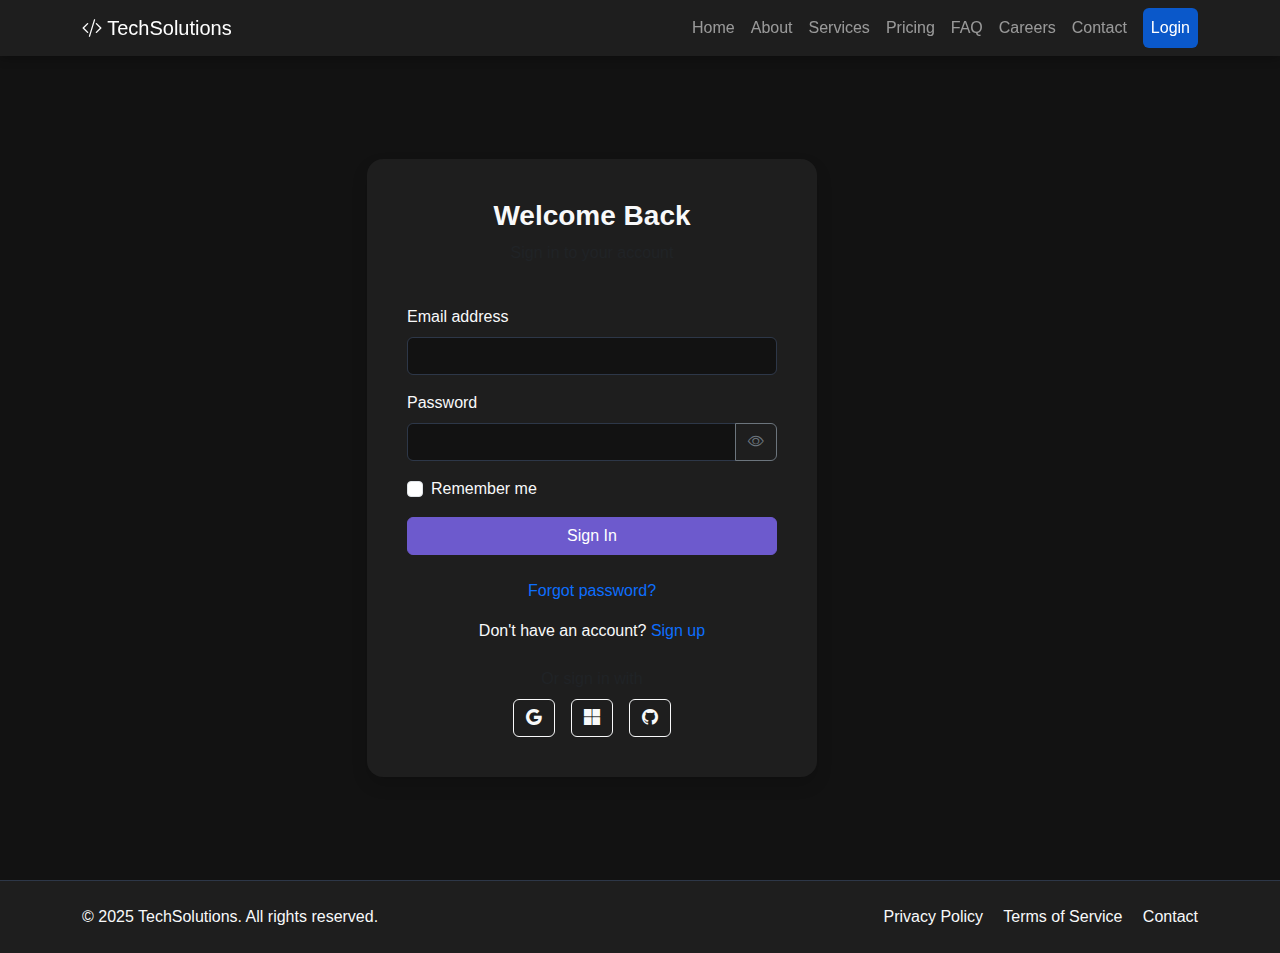
<file: login.html>
<!DOCTYPE html>
<html lang="en">
<head>
    <meta charset="UTF-8">
    <meta name="viewport" content="width=device-width, initial-scale=1.0">
    <title>Login - TechSolutions</title>
    <!-- Bootstrap 5 CSS -->
    <link href="https://cdn.jsdelivr.net/npm/bootstrap@5.3.0-alpha1/dist/css/bootstrap.min.css" rel="stylesheet">
    <!-- Bootstrap Icons -->
    <link rel="stylesheet" href="https://cdn.jsdelivr.net/npm/bootstrap-icons@1.10.0/font/bootstrap-icons.css">
    <!-- Custom CSS -->
    <link rel="stylesheet" href="css/style.css">
</head>
<body class="dark-theme">
    <!-- Navigation Bar -->
    <nav class="navbar navbar-expand-lg navbar-dark bg-dark sticky-top">
        <div class="container">
            <a class="navbar-brand" href="index.html">
                <i class="bi bi-code-slash"></i> TechSolutions
            </a>
            <button class="navbar-toggler" type="button" data-bs-toggle="collapse" data-bs-target="#navbarNav"
                aria-controls="navbarNav" aria-expanded="false" aria-label="Toggle navigation">
                <span class="navbar-toggler-icon"></span>
            </button>
            <div class="collapse navbar-collapse" id="navbarNav">
                <ul class="navbar-nav ms-auto">
                    <li class="nav-item">
                        <a class="nav-link" href="index.html">Home</a>
                    </li>
                    <li class="nav-item">
                        <a class="nav-link" href="about.html">About</a>
                    </li>
                    <li class="nav-item">
                        <a class="nav-link" href="services.html">Services</a>
                    </li>
                    <li class="nav-item">
                        <a class="nav-link" href="pricing.html">Pricing</a>
                    </li>
                    <li class="nav-item">
                        <a class="nav-link" href="faq.html">FAQ</a>
                    </li>
                    <li class="nav-item">
                        <a class="nav-link" href="careers.html">Careers</a>
                    </li>
                    <li class="nav-item">
                        <a class="nav-link" href="contact.html">Contact</a>
                    </li>
                    <li class="nav-item">
                        <a class="nav-link active btn btn-primary ms-2 text-white" href="login.html">Login</a>
                    </li>
                </ul>
            </div>
        </div>
    </nav>

    <!-- Login Section -->
    <section class="auth-container py-5">
        <div class="container">
            <div class="row justify-content-center">
                <div class="col-md-6">
                    <div class="card bg-dark text-light border-0 rounded-4 shadow auth-card">
                        <div class="text-center mb-4">
                            <h1 class="h3 fw-bold">Welcome Back</h1>
                            <p class="text-muted">Sign in to your account</p>
                        </div>
                        <form id="loginForm" class="needs-validation" novalidate>
                            <div class="mb-3">
                                <label for="loginEmail" class="form-label">Email address</label>
                                <input type="email" class="form-control" id="loginEmail" required>
                                <div class="invalid-feedback">
                                    Please enter a valid email address.
                                </div>
                            </div>
                            <div class="mb-3">
                                <label for="loginPassword" class="form-label">Password</label>
                                <div class="input-group">
                                    <input type="password" class="form-control" id="loginPassword" required>
                                    <button class="btn btn-outline-secondary" type="button" id="togglePassword">
                                        <i class="bi bi-eye"></i>
                                    </button>
                                </div>
                                <div class="invalid-feedback">
                                    Please enter your password.
                                </div>
                            </div>
                            <div class="mb-3 form-check">
                                <input type="checkbox" class="form-check-input" id="rememberMe">
                                <label class="form-check-label" for="rememberMe">Remember me</label>
                            </div>
                            <div id="loginError" class="alert alert-danger d-none">
                                Invalid email or password. Please try again.
                            </div>
                            <div class="d-grid gap-2">
                                <button type="submit" class="btn btn-primary">Sign In</button>
                            </div>
                        </form>
                        <div class="text-center mt-4">
                            <a href="#" class="text-decoration-none">Forgot password?</a>
                            <p class="mt-3 mb-0">Don't have an account? <a href="register.html" class="text-decoration-none">Sign up</a></p>
                        </div>
                        <div class="text-center mt-4">
                            <p class="text-muted mb-2">Or sign in with</p>
                            <div class="d-flex justify-content-center gap-3">
                                <a href="#" class="btn btn-outline-light">
                                    <i class="bi bi-google"></i>
                                </a>
                                <a href="#" class="btn btn-outline-light">
                                    <i class="bi bi-microsoft"></i>
                                </a>
                                <a href="#" class="btn btn-outline-light">
                                    <i class="bi bi-github"></i>
                                </a>
                            </div>
                        </div>
                    </div>
                </div>
            </div>
        </div>
    </section>

    <!-- Footer -->
    <footer class="bg-dark text-light py-4">
        <div class="container">
            <div class="row">
                <div class="col-md-6">
                    <p class="mb-0">&copy; 2025 TechSolutions. All rights reserved.</p>
                </div>
                <div class="col-md-6 text-md-end">
                    <a href="#" class="text-decoration-none text-light me-3">Privacy Policy</a>
                    <a href="#" class="text-decoration-none text-light me-3">Terms of Service</a>
                    <a href="contact.html" class="text-decoration-none text-light">Contact</a>
                </div>
            </div>
        </div>
    </footer>

    <!-- Bootstrap 5 Bundle with Popper -->
    <script src="https://cdn.jsdelivr.net/npm/bootstrap@5.3.0-alpha1/dist/js/bootstrap.bundle.min.js"></script>
    <!-- Custom JavaScript -->
    <script src="js/script.js"></script>
    <script>
        document.addEventListener('DOMContentLoaded', function() {
            // Toggle password visibility
            const togglePassword = document.getElementById('togglePassword');
            const passwordInput = document.getElementById('loginPassword');
            
            togglePassword.addEventListener('click', function() {
                const type = passwordInput.getAttribute('type') === 'password' ? 'text' : 'password';
                passwordInput.setAttribute('type', type);
                this.querySelector('i').classList.toggle('bi-eye');
                this.querySelector('i').classList.toggle('bi-eye-slash');
            });
            
            // Handle login form submission
            const loginForm = document.getElementById('loginForm');
            const loginError = document.getElementById('loginError');
            
            loginForm.addEventListener('submit', function(e) {
                e.preventDefault();
                
                if (!loginForm.checkValidity()) {
                    e.stopPropagation();
                    loginForm.classList.add('was-validated');
                    return;
                }
                
                const email = document.getElementById('loginEmail').value;
                const password = document.getElementById('loginPassword').value;
                
                // Call the login function from script.js
                const success = login(email, password);
                
                if (!success) {
                    loginError.classList.remove('d-none');
                }
            });
        });
    </script>
</body>
</html>
</file>
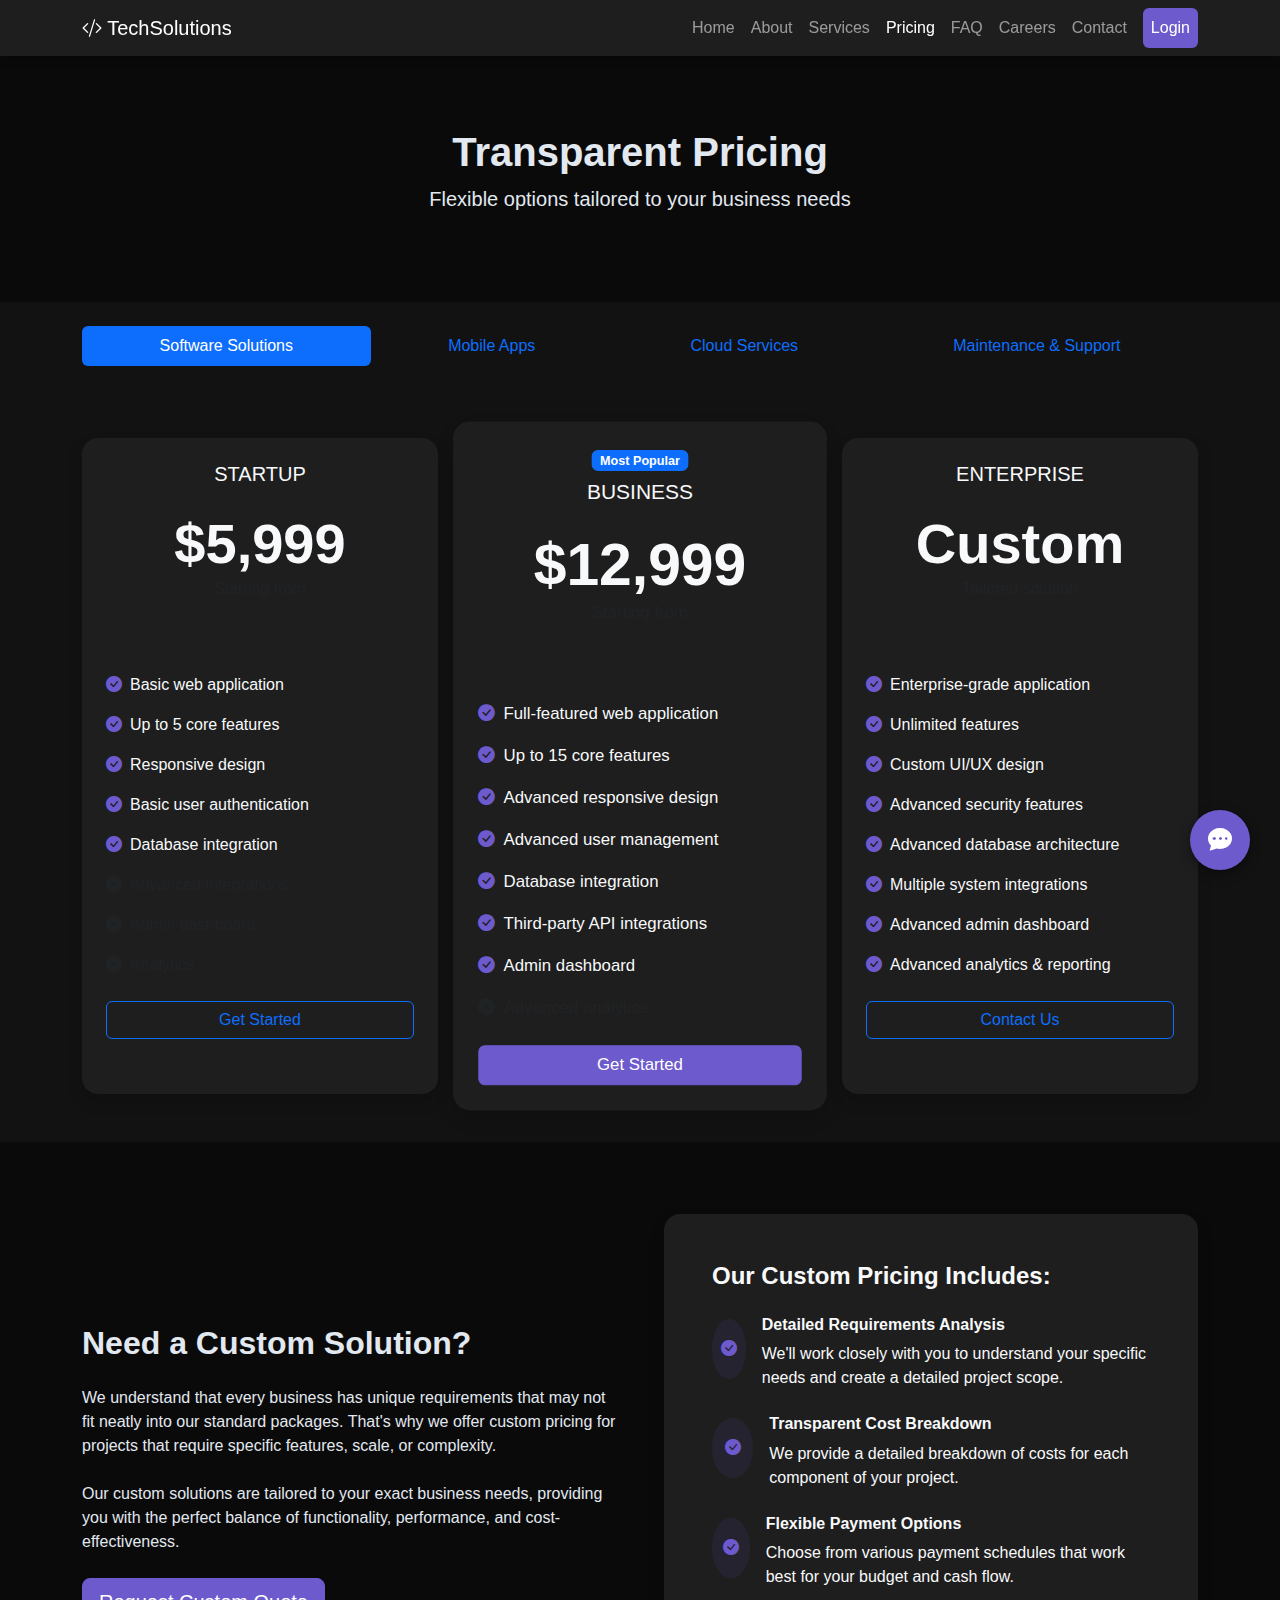
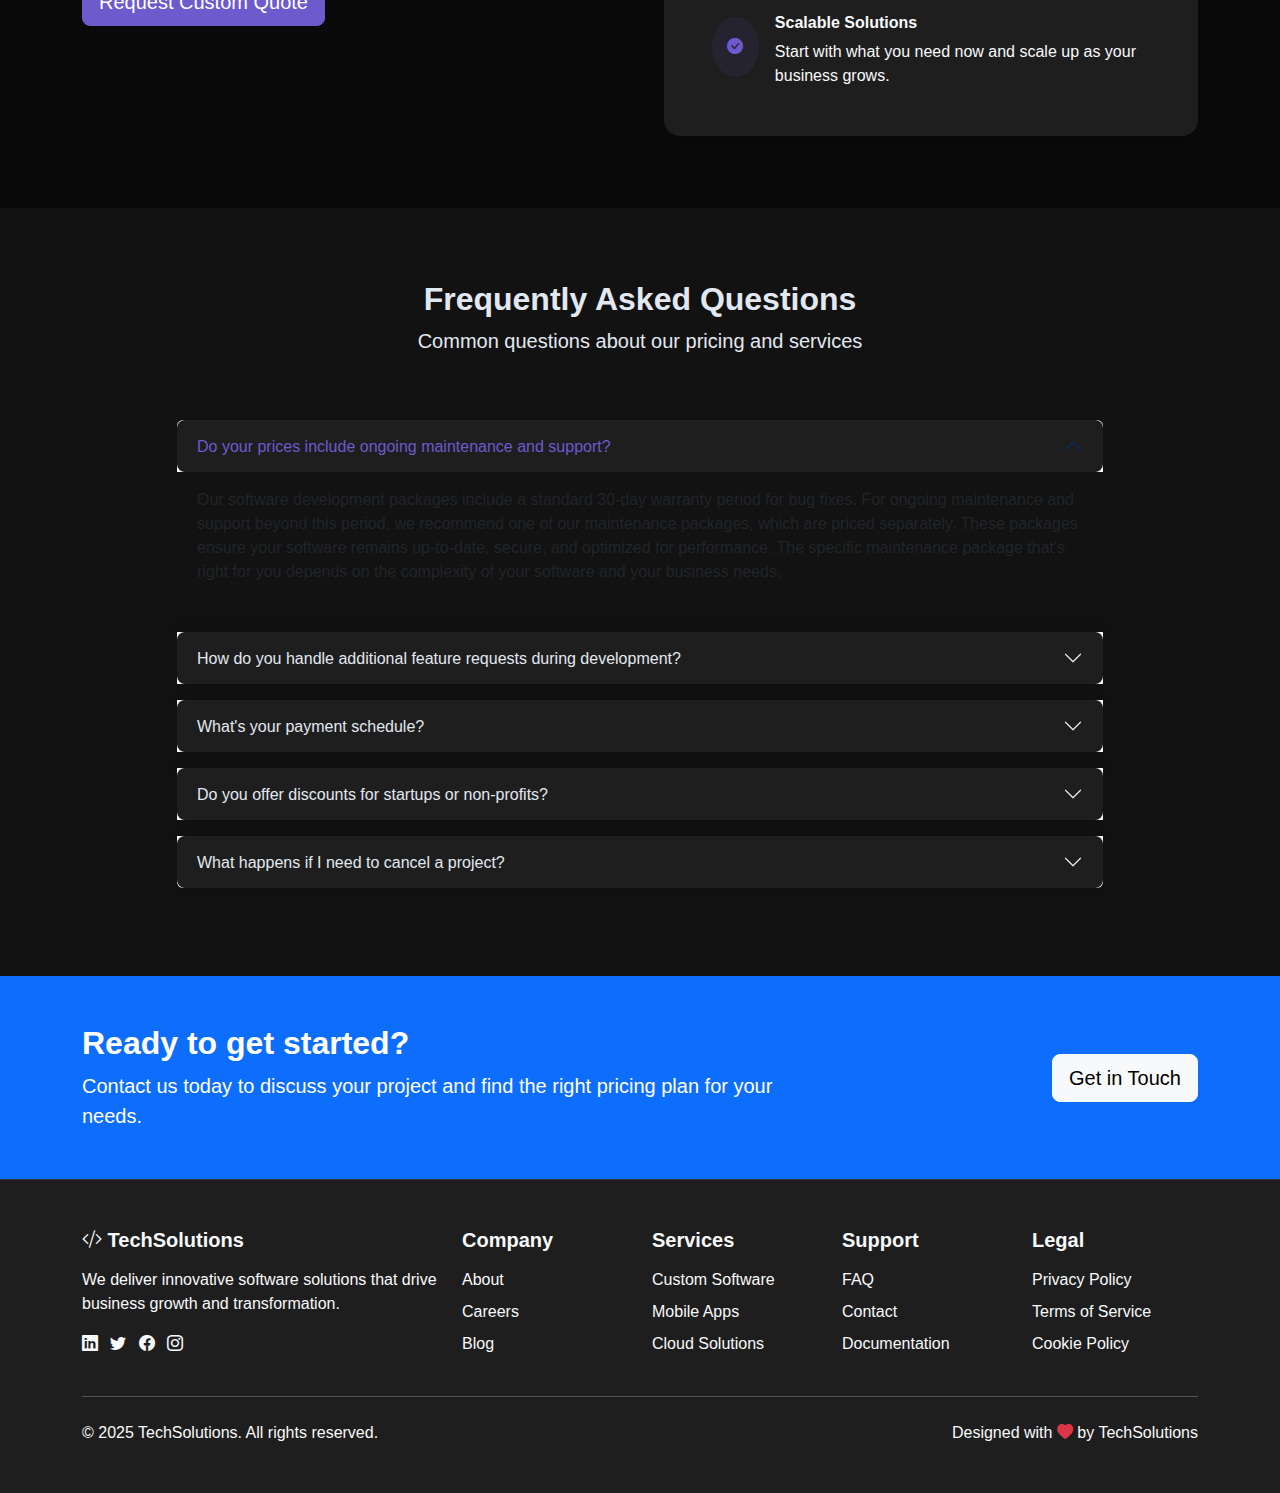
<file: pricing.html>
<!DOCTYPE html>
<html lang="en">
<head>
    <meta charset="UTF-8">
    <meta name="viewport" content="width=device-width, initial-scale=1.0">
    <title>Pricing - TechSolutions</title>
    <!-- Bootstrap 5 CSS -->
    <link href="https://cdn.jsdelivr.net/npm/bootstrap@5.3.0-alpha1/dist/css/bootstrap.min.css" rel="stylesheet">
    <!-- Bootstrap Icons -->
    <link rel="stylesheet" href="https://cdn.jsdelivr.net/npm/bootstrap-icons@1.10.0/font/bootstrap-icons.css">
    <!-- Custom CSS -->
    <link rel="stylesheet" href="css/style.css">
</head>
<body class="dark-theme">
    <!-- Navigation Bar -->
    <nav class="navbar navbar-expand-lg navbar-dark bg-dark sticky-top">
        <div class="container">
            <a class="navbar-brand" href="index.html">
                <i class="bi bi-code-slash"></i> TechSolutions
            </a>
            <button class="navbar-toggler" type="button" data-bs-toggle="collapse" data-bs-target="#navbarNav"
                aria-controls="navbarNav" aria-expanded="false" aria-label="Toggle navigation">
                <span class="navbar-toggler-icon"></span>
            </button>
            <div class="collapse navbar-collapse" id="navbarNav">
                <ul class="navbar-nav ms-auto">
                    <li class="nav-item">
                        <a class="nav-link" href="index.html">Home</a>
                    </li>
                    <li class="nav-item">
                        <a class="nav-link" href="about.html">About</a>
                    </li>
                    <li class="nav-item">
                        <a class="nav-link" href="services.html">Services</a>
                    </li>
                    <li class="nav-item">
                        <a class="nav-link active" href="pricing.html">Pricing</a>
                    </li>
                    <li class="nav-item">
                        <a class="nav-link" href="faq.html">FAQ</a>
                    </li>
                    <li class="nav-item">
                        <a class="nav-link" href="careers.html">Careers</a>
                    </li>
                    <li class="nav-item">
                        <a class="nav-link" href="contact.html">Contact</a>
                    </li>
                    <li class="nav-item">
                        <a class="nav-link btn btn-primary ms-2 text-white" href="login.html">Login</a>
                    </li>
                </ul>
            </div>
        </div>
    </nav>

    <!-- Hero Section -->
    <header class="py-5 bg-darker">
        <div class="container py-4">
            <div class="row justify-content-center">
                <div class="col-lg-8 text-center">
                    <h1 class="fw-bold">Transparent Pricing</h1>
                    <p class="lead">Flexible options tailored to your business needs</p>
                </div>
            </div>
        </div>
    </header>

    <!-- Pricing Tabs -->
    <section class="py-4">
        <div class="container">
            <div class="row">
                <div class="col-12">
                    <ul class="nav nav-pills nav-fill mb-4" id="pricingTabs" role="tablist">
                        <li class="nav-item" role="presentation">
                            <button class="nav-link active" id="software-tab" data-bs-toggle="pill" data-bs-target="#software" type="button" role="tab" aria-controls="software" aria-selected="true">Software Solutions</button>
                        </li>
                        <li class="nav-item" role="presentation">
                            <button class="nav-link" id="mobile-tab" data-bs-toggle="pill" data-bs-target="#mobile" type="button" role="tab" aria-controls="mobile" aria-selected="false">Mobile Apps</button>
                        </li>
                        <li class="nav-item" role="presentation">
                            <button class="nav-link" id="cloud-tab" data-bs-toggle="pill" data-bs-target="#cloud" type="button" role="tab" aria-controls="cloud" aria-selected="false">Cloud Services</button>
                        </li>
                        <li class="nav-item" role="presentation">
                            <button class="nav-link" id="support-tab" data-bs-toggle="pill" data-bs-target="#support" type="button" role="tab" aria-controls="support" aria-selected="false">Maintenance & Support</button>
                        </li>
                    </ul>
                </div>
            </div>
        </div>
    </section>

    <!-- Pricing Content -->
    <section class="py-4 pb-5">
        <div class="container">
            <div class="row">
                <div class="col-12">
                    <div class="tab-content" id="pricingTabContent">
                        <!-- Software Solutions Pricing -->
                        <div class="tab-pane fade show active" id="software" role="tabpanel" aria-labelledby="software-tab">
                            <div class="row g-4">
                                <div class="col-lg-4 col-md-6">
                                    <div class="card h-100 bg-dark text-light border-0 rounded-4 shadow pricing-card">
                                        <div class="card-header bg-transparent border-0 text-center pt-4">
                                            <h5 class="mb-0 text-uppercase">Startup</h5>
                                            <div class="pricing-value py-4">
                                                <h2 class="display-4 fw-bold mb-0">$5,999</h2>
                                                <p class="text-muted">Starting from</p>
                                            </div>
                                        </div>
                                        <div class="card-body p-4">
                                            <ul class="list-unstyled mb-4">
                                                <li class="d-flex align-items-center mb-3">
                                                    <i class="bi bi-check-circle-fill text-primary me-2"></i>
                                                    <span>Basic web application</span>
                                                </li>
                                                <li class="d-flex align-items-center mb-3">
                                                    <i class="bi bi-check-circle-fill text-primary me-2"></i>
                                                    <span>Up to 5 core features</span>
                                                </li>
                                                <li class="d-flex align-items-center mb-3">
                                                    <i class="bi bi-check-circle-fill text-primary me-2"></i>
                                                    <span>Responsive design</span>
                                                </li>
                                                <li class="d-flex align-items-center mb-3">
                                                    <i class="bi bi-check-circle-fill text-primary me-2"></i>
                                                    <span>Basic user authentication</span>
                                                </li>
                                                <li class="d-flex align-items-center mb-3">
                                                    <i class="bi bi-check-circle-fill text-primary me-2"></i>
                                                    <span>Database integration</span>
                                                </li>
                                                <li class="d-flex align-items-center mb-3">
                                                    <i class="bi bi-x-circle-fill text-muted me-2"></i>
                                                    <span class="text-muted">Advanced integrations</span>
                                                </li>
                                                <li class="d-flex align-items-center mb-3">
                                                    <i class="bi bi-x-circle-fill text-muted me-2"></i>
                                                    <span class="text-muted">Admin dashboard</span>
                                                </li>
                                                <li class="d-flex align-items-center mb-3">
                                                    <i class="bi bi-x-circle-fill text-muted me-2"></i>
                                                    <span class="text-muted">Analytics</span>
                                                </li>
                                            </ul>
                                            <div class="d-grid">
                                                <a href="contact.html" class="btn btn-outline-primary">Get Started</a>
                                            </div>
                                        </div>
                                    </div>
                                </div>
                                <div class="col-lg-4 col-md-6">
                                    <div class="card h-100 bg-dark text-light border-0 rounded-4 shadow pricing-card highlighted">
                                        <div class="card-header bg-transparent border-0 text-center pt-4">
                                            <span class="badge bg-primary mb-2">Most Popular</span>
                                            <h5 class="mb-0 text-uppercase">Business</h5>
                                            <div class="pricing-value py-4">
                                                <h2 class="display-4 fw-bold mb-0">$12,999</h2>
                                                <p class="text-muted">Starting from</p>
                                            </div>
                                        </div>
                                        <div class="card-body p-4">
                                            <ul class="list-unstyled mb-4">
                                                <li class="d-flex align-items-center mb-3">
                                                    <i class="bi bi-check-circle-fill text-primary me-2"></i>
                                                    <span>Full-featured web application</span>
                                                </li>
                                                <li class="d-flex align-items-center mb-3">
                                                    <i class="bi bi-check-circle-fill text-primary me-2"></i>
                                                    <span>Up to 15 core features</span>
                                                </li>
                                                <li class="d-flex align-items-center mb-3">
                                                    <i class="bi bi-check-circle-fill text-primary me-2"></i>
                                                    <span>Advanced responsive design</span>
                                                </li>
                                                <li class="d-flex align-items-center mb-3">
                                                    <i class="bi bi-check-circle-fill text-primary me-2"></i>
                                                    <span>Advanced user management</span>
                                                </li>
                                                <li class="d-flex align-items-center mb-3">
                                                    <i class="bi bi-check-circle-fill text-primary me-2"></i>
                                                    <span>Database integration</span>
                                                </li>
                                                <li class="d-flex align-items-center mb-3">
                                                    <i class="bi bi-check-circle-fill text-primary me-2"></i>
                                                    <span>Third-party API integrations</span>
                                                </li>
                                                <li class="d-flex align-items-center mb-3">
                                                    <i class="bi bi-check-circle-fill text-primary me-2"></i>
                                                    <span>Admin dashboard</span>
                                                </li>
                                                <li class="d-flex align-items-center mb-3">
                                                    <i class="bi bi-x-circle-fill text-muted me-2"></i>
                                                    <span class="text-muted">Advanced analytics</span>
                                                </li>
                                            </ul>
                                            <div class="d-grid">
                                                <a href="contact.html" class="btn btn-primary">Get Started</a>
                                            </div>
                                        </div>
                                    </div>
                                </div>
                                <div class="col-lg-4 col-md-6">
                                    <div class="card h-100 bg-dark text-light border-0 rounded-4 shadow pricing-card">
                                        <div class="card-header bg-transparent border-0 text-center pt-4">
                                            <h5 class="mb-0 text-uppercase">Enterprise</h5>
                                            <div class="pricing-value py-4">
                                                <h2 class="display-4 fw-bold mb-0">Custom</h2>
                                                <p class="text-muted">Tailored solution</p>
                                            </div>
                                        </div>
                                        <div class="card-body p-4">
                                            <ul class="list-unstyled mb-4">
                                                <li class="d-flex align-items-center mb-3">
                                                    <i class="bi bi-check-circle-fill text-primary me-2"></i>
                                                    <span>Enterprise-grade application</span>
                                                </li>
                                                <li class="d-flex align-items-center mb-3">
                                                    <i class="bi bi-check-circle-fill text-primary me-2"></i>
                                                    <span>Unlimited features</span>
                                                </li>
                                                <li class="d-flex align-items-center mb-3">
                                                    <i class="bi bi-check-circle-fill text-primary me-2"></i>
                                                    <span>Custom UI/UX design</span>
                                                </li>
                                                <li class="d-flex align-items-center mb-3">
                                                    <i class="bi bi-check-circle-fill text-primary me-2"></i>
                                                    <span>Advanced security features</span>
                                                </li>
                                                <li class="d-flex align-items-center mb-3">
                                                    <i class="bi bi-check-circle-fill text-primary me-2"></i>
                                                    <span>Advanced database architecture</span>
                                                </li>
                                                <li class="d-flex align-items-center mb-3">
                                                    <i class="bi bi-check-circle-fill text-primary me-2"></i>
                                                    <span>Multiple system integrations</span>
                                                </li>
                                                <li class="d-flex align-items-center mb-3">
                                                    <i class="bi bi-check-circle-fill text-primary me-2"></i>
                                                    <span>Advanced admin dashboard</span>
                                                </li>
                                                <li class="d-flex align-items-center mb-3">
                                                    <i class="bi bi-check-circle-fill text-primary me-2"></i>
                                                    <span>Advanced analytics & reporting</span>
                                                </li>
                                            </ul>
                                            <div class="d-grid">
                                                <a href="contact.html" class="btn btn-outline-primary">Contact Us</a>
                                            </div>
                                        </div>
                                    </div>
                                </div>
                            </div>
                        </div>
                        
                        <!-- Mobile Apps Pricing -->
                        <div class="tab-pane fade" id="mobile" role="tabpanel" aria-labelledby="mobile-tab">
                            <div class="row g-4">
                                <div class="col-lg-4 col-md-6">
                                    <div class="card h-100 bg-dark text-light border-0 rounded-4 shadow pricing-card">
                                        <div class="card-header bg-transparent border-0 text-center pt-4">
                                            <h5 class="mb-0 text-uppercase">Basic</h5>
                                            <div class="pricing-value py-4">
                                                <h2 class="display-4 fw-bold mb-0">$8,999</h2>
                                                <p class="text-muted">Starting from</p>
                                            </div>
                                        </div>
                                        <div class="card-body p-4">
                                            <ul class="list-unstyled mb-4">
                                                <li class="d-flex align-items-center mb-3">
                                                    <i class="bi bi-check-circle-fill text-primary me-2"></i>
                                                    <span>Single platform (iOS or Android)</span>
                                                </li>
                                                <li class="d-flex align-items-center mb-3">
                                                    <i class="bi bi-check-circle-fill text-primary me-2"></i>
                                                    <span>Up to 5 core features</span>
                                                </li>
                                                <li class="d-flex align-items-center mb-3">
                                                    <i class="bi bi-check-circle-fill text-primary me-2"></i>
                                                    <span>Standard UI components</span>
                                                </li>
                                                <li class="d-flex align-items-center mb-3">
                                                    <i class="bi bi-check-circle-fill text-primary me-2"></i>
                                                    <span>Basic user authentication</span>
                                                </li>
                                                <li class="d-flex align-items-center mb-3">
                                                    <i class="bi bi-check-circle-fill text-primary me-2"></i>
                                                    <span>API integration</span>
                                                </li>
                                                <li class="d-flex align-items-center mb-3">
                                                    <i class="bi bi-x-circle-fill text-muted me-2"></i>
                                                    <span class="text-muted">Push notifications</span>
                                                </li>
                                                <li class="d-flex align-items-center mb-3">
                                                    <i class="bi bi-x-circle-fill text-muted me-2"></i>
                                                    <span class="text-muted">Offline functionality</span>
                                                </li>
                                            </ul>
                                            <div class="d-grid">
                                                <a href="contact.html" class="btn btn-outline-primary">Get Started</a>
                                            </div>
                                        </div>
                                    </div>
                                </div>
                                <div class="col-lg-4 col-md-6">
                                    <div class="card h-100 bg-dark text-light border-0 rounded-4 shadow pricing-card highlighted">
                                        <div class="card-header bg-transparent border-0 text-center pt-4">
                                            <span class="badge bg-primary mb-2">Most Popular</span>
                                            <h5 class="mb-0 text-uppercase">Professional</h5>
                                            <div class="pricing-value py-4">
                                                <h2 class="display-4 fw-bold mb-0">$15,999</h2>
                                                <p class="text-muted">Starting from</p>
                                            </div>
                                        </div>
                                        <div class="card-body p-4">
                                            <ul class="list-unstyled mb-4">
                                                <li class="d-flex align-items-center mb-3">
                                                    <i class="bi bi-check-circle-fill text-primary me-2"></i>
                                                    <span>Cross-platform (iOS & Android)</span>
                                                </li>
                                                <li class="d-flex align-items-center mb-3">
                                                    <i class="bi bi-check-circle-fill text-primary me-2"></i>
                                                    <span>Up to 10 core features</span>
                                                </li>
                                                <li class="d-flex align-items-center mb-3">
                                                    <i class="bi bi-check-circle-fill text-primary me-2"></i>
                                                    <span>Custom UI design</span>
                                                </li>
                                                <li class="d-flex align-items-center mb-3">
                                                    <i class="bi bi-check-circle-fill text-primary me-2"></i>
                                                    <span>Advanced user management</span>
                                                </li>
                                                <li class="d-flex align-items-center mb-3">
                                                    <i class="bi bi-check-circle-fill text-primary me-2"></i>
                                                    <span>Multiple API integrations</span>
                                                </li>
                                                <li class="d-flex align-items-center mb-3">
                                                    <i class="bi bi-check-circle-fill text-primary me-2"></i>
                                                    <span>Push notifications</span>
                                                </li>
                                                <li class="d-flex align-items-center mb-3">
                                                    <i class="bi bi-check-circle-fill text-primary me-2"></i>
                                                    <span>Basic offline functionality</span>
                                                </li>
                                            </ul>
                                            <div class="d-grid">
                                                <a href="contact.html" class="btn btn-primary">Get Started</a>
                                            </div>
                                        </div>
                                    </div>
                                </div>
                                <div class="col-lg-4 col-md-6">
                                    <div class="card h-100 bg-dark text-light border-0 rounded-4 shadow pricing-card">
                                        <div class="card-header bg-transparent border-0 text-center pt-4">
                                            <h5 class="mb-0 text-uppercase">Enterprise</h5>
                                            <div class="pricing-value py-4">
                                                <h2 class="display-4 fw-bold mb-0">Custom</h2>
                                                <p class="text-muted">Tailored solution</p>
                                            </div>
                                        </div>
                                        <div class="card-body p-4">
                                            <ul class="list-unstyled mb-4">
                                                <li class="d-flex align-items-center mb-3">
                                                    <i class="bi bi-check-circle-fill text-primary me-2"></i>
                                                    <span>Cross-platform with web app</span>
                                                </li>
                                                <li class="d-flex align-items-center mb-3">
                                                    <i class="bi bi-check-circle-fill text-primary me-2"></i>
                                                    <span>Unlimited features</span>
                                                </li>
                                                <li class="d-flex align-items-center mb-3">
                                                    <i class="bi bi-check-circle-fill text-primary me-2"></i>
                                                    <span>Premium UI/UX design</span>
                                                </li>
                                                <li class="d-flex align-items-center mb-3">
                                                    <i class="bi bi-check-circle-fill text-primary me-2"></i>
                                                    <span>Advanced security features</span>
                                                </li>
                                                <li class="d-flex align-items-center mb-3">
                                                    <i class="bi bi-check-circle-fill text-primary me-2"></i>
                                                    <span>Enterprise API integrations</span>
                                                </li>
                                                <li class="d-flex align-items-center mb-3">
                                                    <i class="bi bi-check-circle-fill text-primary me-2"></i>
                                                    <span>Advanced push notifications</span>
                                                </li>
                                                <li class="d-flex align-items-center mb-3">
                                                    <i class="bi bi-check-circle-fill text-primary me-2"></i>
                                                    <span>Advanced offline capabilities</span>
                                                </li>
                                            </ul>
                                            <div class="d-grid">
                                                <a href="contact.html" class="btn btn-outline-primary">Contact Us</a>
                                            </div>
                                        </div>
                                    </div>
                                </div>
                            </div>
                        </div>
                        
                        <!-- Cloud Services Pricing -->
                        <div class="tab-pane fade" id="cloud" role="tabpanel" aria-labelledby="cloud-tab">
                            <div class="row g-4">
                                <div class="col-lg-4 col-md-6">
                                    <div class="card h-100 bg-dark text-light border-0 rounded-4 shadow pricing-card">
                                        <div class="card-header bg-transparent border-0 text-center pt-4">
                                            <h5 class="mb-0 text-uppercase">Startup</h5>
                                            <div class="pricing-value py-4">
                                                <h2 class="display-4 fw-bold mb-0">$499</h2>
                                                <p class="text-muted">per month</p>
                                            </div>
                                        </div>
                                        <div class="card-body p-4">
                                            <ul class="list-unstyled mb-4">
                                                <li class="d-flex align-items-center mb-3">
                                                    <i class="bi bi-check-circle-fill text-primary me-2"></i>
                                                    <span>Basic cloud infrastructure</span>
                                                </li>
                                                <li class="d-flex align-items-center mb-3">
                                                    <i class="bi bi-check-circle-fill text-primary me-2"></i>
                                                    <span>Up to 5 virtual servers</span>
                                                </li>
                                                <li class="d-flex align-items-center mb-3">
                                                    <i class="bi bi-check-circle-fill text-primary me-2"></i>
                                                    <span>100GB storage</span>
                                                </li>
                                                <li class="d-flex align-items-center mb-3">
                                                    <i class="bi bi-check-circle-fill text-primary me-2"></i>
                                                    <span>1TB data transfer</span>
                                                </li>
                                                <li class="d-flex align-items-center mb-3">
                                                    <i class="bi bi-check-circle-fill text-primary me-2"></i>
                                                    <span>Basic monitoring</span>
                                                </li>
                                                <li class="d-flex align-items-center mb-3">
                                                    <i class="bi bi-x-circle-fill text-muted me-2"></i>
                                                    <span class="text-muted">Auto-scaling</span>
                                                </li>
                                                <li class="d-flex align-items-center mb-3">
                                                    <i class="bi bi-x-circle-fill text-muted me-2"></i>
                                                    <span class="text-muted">Load balancing</span>
                                                </li>
                                            </ul>
                                            <div class="d-grid">
                                                <a href="contact.html" class="btn btn-outline-primary">Get Started</a>
                                            </div>
                                        </div>
                                    </div>
                                </div>
                                <div class="col-lg-4 col-md-6">
                                    <div class="card h-100 bg-dark text-light border-0 rounded-4 shadow pricing-card highlighted">
                                        <div class="card-header bg-transparent border-0 text-center pt-4">
                                            <span class="badge bg-primary mb-2">Most Popular</span>
                                            <h5 class="mb-0 text-uppercase">Business</h5>
                                            <div class="pricing-value py-4">
                                                <h2 class="display-4 fw-bold mb-0">$999</h2>
                                                <p class="text-muted">per month</p>
                                            </div>
                                        </div>
                                        <div class="card-body p-4">
                                            <ul class="list-unstyled mb-4">
                                                <li class="d-flex align-items-center mb-3">
                                                    <i class="bi bi-check-circle-fill text-primary me-2"></i>
                                                    <span>Advanced cloud infrastructure</span>
                                                </li>
                                                <li class="d-flex align-items-center mb-3">
                                                    <i class="bi bi-check-circle-fill text-primary me-2"></i>
                                                    <span>Up to 15 virtual servers</span>
                                                </li>
                                                <li class="d-flex align-items-center mb-3">
                                                    <i class="bi bi-check-circle-fill text-primary me-2"></i>
                                                    <span>500GB storage</span>
                                                </li>
                                                <li class="d-flex align-items-center mb-3">
                                                    <i class="bi bi-check-circle-fill text-primary me-2"></i>
                                                    <span>5TB data transfer</span>
                                                </li>
                                                <li class="d-flex align-items-center mb-3">
                                                    <i class="bi bi-check-circle-fill text-primary me-2"></i>
                                                    <span>Advanced monitoring</span>
                                                </li>
                                                <li class="d-flex align-items-center mb-3">
                                                    <i class="bi bi-check-circle-fill text-primary me-2"></i>
                                                    <span>Auto-scaling</span>
                                                </li>
                                                <li class="d-flex align-items-center mb-3">
                                                    <i class="bi bi-check-circle-fill text-primary me-2"></i>
                                                    <span>Load balancing</span>
                                                </li>
                                            </ul>
                                            <div class="d-grid">
                                                <a href="contact.html" class="btn btn-primary">Get Started</a>
                                            </div>
                                        </div>
                                    </div>
                                </div>
                                <div class="col-lg-4 col-md-6">
                                    <div class="card h-100 bg-dark text-light border-0 rounded-4 shadow pricing-card">
                                        <div class="card-header bg-transparent border-0 text-center pt-4">
                                            <h5 class="mb-0 text-uppercase">Enterprise</h5>
                                            <div class="pricing-value py-4">
                                                <h2 class="display-4 fw-bold mb-0">Custom</h2>
                                                <p class="text-muted">Tailored solution</p>
                                            </div>
                                        </div>
                                        <div class="card-body p-4">
                                            <ul class="list-unstyled mb-4">
                                                <li class="d-flex align-items-center mb-3">
                                                    <i class="bi bi-check-circle-fill text-primary me-2"></i>
                                                    <span>Enterprise-grade infrastructure</span>
                                                </li>
                                                <li class="d-flex align-items-center mb-3">
                                                    <i class="bi bi-check-circle-fill text-primary me-2"></i>
                                                    <span>Unlimited virtual servers</span>
                                                </li>
                                                <li class="d-flex align-items-center mb-3">
                                                    <i class="bi bi-check-circle-fill text-primary me-2"></i>
                                                    <span>Dedicated storage solutions</span>
                                                </li>
                                                <li class="d-flex align-items-center mb-3">
                                                    <i class="bi bi-check-circle-fill text-primary me-2"></i>
                                                    <span>Unlimited data transfer</span>
                                                </li>
                                                <li class="d-flex align-items-center mb-3">
                                                    <i class="bi bi-check-circle-fill text-primary me-2"></i>
                                                    <span>Enterprise monitoring & alerts</span>
                                                </li>
                                                <li class="d-flex align-items-center mb-3">
                                                    <i class="bi bi-check-circle-fill text-primary me-2"></i>
                                                    <span>Advanced auto-scaling</span>
                                                </li>
                                                <li class="d-flex align-items-center mb-3">
                                                    <i class="bi bi-check-circle-fill text-primary me-2"></i>
                                                    <span>Global load balancing</span>
                                                </li>
                                            </ul>
                                            <div class="d-grid">
                                                <a href="contact.html" class="btn btn-outline-primary">Contact Us</a>
                                            </div>
                                        </div>
                                    </div>
                                </div>
                            </div>
                        </div>
                        
                        <!-- Maintenance & Support Pricing -->
                        <div class="tab-pane fade" id="support" role="tabpanel" aria-labelledby="support-tab">
                            <div class="row g-4">
                                <div class="col-lg-4 col-md-6">
                                    <div class="card h-100 bg-dark text-light border-0 rounded-4 shadow pricing-card">
                                        <div class="card-header bg-transparent border-0 text-center pt-4">
                                            <h5 class="mb-0 text-uppercase">Basic</h5>
                                            <div class="pricing-value py-4">
                                                <h2 class="display-4 fw-bold mb-0">$299</h2>
                                                <p class="text-muted">per month</p>
                                            </div>
                                        </div>
                                        <div class="card-body p-4">
                                            <ul class="list-unstyled mb-4">
                                                <li class="d-flex align-items-center mb-3">
                                                    <i class="bi bi-check-circle-fill text-primary me-2"></i>
                                                    <span>Email support</span>
                                                </li>
                                                <li class="d-flex align-items-center mb-3">
                                                    <i class="bi bi-check-circle-fill text-primary me-2"></i>
                                                    <span>Business hours (9am-5pm)</span>
                                                </li>
                                                <li class="d-flex align-items-center mb-3">
                                                    <i class="bi bi-check-circle-fill text-primary me-2"></i>
                                                    <span>48-hour response time</span>
                                                </li>
                                                <li class="d-flex align-items-center mb-3">
                                                    <i class="bi bi-check-circle-fill text-primary me-2"></i>
                                                    <span>Bug fixes</span>
                                                </li>
                                                <li class="d-flex align-items-center mb-3">
                                                    <i class="bi bi-check-circle-fill text-primary me-2"></i>
                                                    <span>Monthly updates</span>
                                                </li>
                                                <li class="d-flex align-items-center mb-3">
                                                    <i class="bi bi-x-circle-fill text-muted me-2"></i>
                                                    <span class="text-muted">Phone support</span>
                                                </li>
                                                <li class="d-flex align-items-center mb-3">
                                                    <i class="bi bi-x-circle-fill text-muted me-2"></i>
                                                    <span class="text-muted">Feature enhancements</span>
                                                </li>
                                            </ul>
                                            <div class="d-grid">
                                                <a href="contact.html" class="btn btn-outline-primary">Get Started</a>
                                            </div>
                                        </div>
                                    </div>
                                </div>
                                <div class="col-lg-4 col-md-6">
                                    <div class="card h-100 bg-dark text-light border-0 rounded-4 shadow pricing-card highlighted">
                                        <div class="card-header bg-transparent border-0 text-center pt-4">
                                            <span class="badge bg-primary mb-2">Most Popular</span>
                                            <h5 class="mb-0 text-uppercase">Premium</h5>
                                            <div class="pricing-value py-4">
                                                <h2 class="display-4 fw-bold mb-0">$699</h2>
                                                <p class="text-muted">per month</p>
                                            </div>
                                        </div>
                                        <div class="card-body p-4">
                                            <ul class="list-unstyled mb-4">
                                                <li class="d-flex align-items-center mb-3">
                                                    <i class="bi bi-check-circle-fill text-primary me-2"></i>
                                                    <span>Email & phone support</span>
                                                </li>
                                                <li class="d-flex align-items-center mb-3">
                                                    <i class="bi bi-check-circle-fill text-primary me-2"></i>
                                                    <span>Extended hours (7am-7pm)</span>
                                                </li>
                                                <li class="d-flex align-items-center mb-3">
                                                    <i class="bi bi-check-circle-fill text-primary me-2"></i>
                                                    <span>24-hour response time</span>
                                                </li>
                                                <li class="d-flex align-items-center mb-3">
                                                    <i class="bi bi-check-circle-fill text-primary me-2"></i>
                                                    <span>Priority bug fixes</span>
                                                </li>
                                                <li class="d-flex align-items-center mb-3">
                                                    <i class="bi bi-check-circle-fill text-primary me-2"></i>
                                                    <span>Bi-weekly updates</span>
                                                </li>
                                                <li class="d-flex align-items-center mb-3">
                                                    <i class="bi bi-check-circle-fill text-primary me-2"></i>
                                                    <span>Minor feature enhancements</span>
                                                </li>
                                                <li class="d-flex align-items-center mb-3">
                                                    <i class="bi bi-check-circle-fill text-primary me-2"></i>
                                                    <span>Performance monitoring</span>
                                                </li>
                                            </ul>
                                            <div class="d-grid">
                                                <a href="contact.html" class="btn btn-primary">Get Started</a>
                                            </div>
                                        </div>
                                    </div>
                                </div>
                                <div class="col-lg-4 col-md-6">
                                    <div class="card h-100 bg-dark text-light border-0 rounded-4 shadow pricing-card">
                                        <div class="card-header bg-transparent border-0 text-center pt-4">
                                            <h5 class="mb-0 text-uppercase">Enterprise</h5>
                                            <div class="pricing-value py-4">
                                                <h2 class="display-4 fw-bold mb-0">$1,499</h2>
                                                <p class="text-muted">per month</p>
                                            </div>
                                        </div>
                                        <div class="card-body p-4">
                                            <ul class="list-unstyled mb-4">
                                                <li class="d-flex align-items-center mb-3">
                                                    <i class="bi bi-check-circle-fill text-primary me-2"></i>
                                                    <span>24/7 dedicated support</span>
                                                </li>
                                                <li class="d-flex align-items-center mb-3">
                                                    <i class="bi bi-check-circle-fill text-primary me-2"></i>
                                                    <span>Round-the-clock coverage</span>
                                                </li>
                                                <li class="d-flex align-items-center mb-3">
                                                    <i class="bi bi-check-circle-fill text-primary me-2"></i>
                                                    <span>1-hour response time for critical issues</span>
                                                </li>
                                                <li class="d-flex align-items-center mb-3">
                                                    <i class="bi bi-check-circle-fill text-primary me-2"></i>
                                                    <span>Immediate bug fixes</span>
                                                </li>
                                                <li class="d-flex align-items-center mb-3">
                                                    <i class="bi bi-check-circle-fill text-primary me-2"></i>
                                                    <span>Weekly updates</span>
                                                </li>
                                                <li class="d-flex align-items-center mb-3">
                                                    <i class="bi bi-check-circle-fill text-primary me-2"></i>
                                                    <span>Major feature enhancements</span>
                                                </li>
                                                <li class="d-flex align-items-center mb-3">
                                                    <i class="bi bi-check-circle-fill text-primary me-2"></i>
                                                    <span>Advanced monitoring & preventive maintenance</span>
                                                </li>
                                            </ul>
                                            <div class="d-grid">
                                                <a href="contact.html" class="btn btn-outline-primary">Contact Us</a>
                                            </div>
                                        </div>
                                    </div>
                                </div>
                            </div>
                        </div>
                    </div>
                </div>
            </div>
        </div>
    </section>

    <!-- Custom Pricing Section -->
    <section class="py-5 bg-darker">
        <div class="container py-4">
            <div class="row align-items-center g-5">
                <div class="col-lg-6">
                    <h2 class="fw-bold mb-4">Need a Custom Solution?</h2>
                    <p class="mb-4">We understand that every business has unique requirements that may not fit neatly into our standard packages. That's why we offer custom pricing for projects that require specific features, scale, or complexity.</p>
                    <p class="mb-4">Our custom solutions are tailored to your exact business needs, providing you with the perfect balance of functionality, performance, and cost-effectiveness.</p>
                    <a href="contact.html" class="btn btn-primary btn-lg">Request Custom Quote</a>
                </div>
                <div class="col-lg-6">
                    <div class="card bg-dark text-light border-0 rounded-4 shadow">
                        <div class="card-body p-4 p-xl-5">
                            <h3 class="card-title h4 fw-bold mb-4">Our Custom Pricing Includes:</h3>
                            <div class="d-flex align-items-start mb-4">
                                <div class="feature-icon me-3 mt-1">
                                    <i class="bi bi-check-circle-fill text-primary"></i>
                                </div>
                                <div>
                                    <h4 class="h6 fw-bold">Detailed Requirements Analysis</h4>
                                    <p class="mb-0">We'll work closely with you to understand your specific needs and create a detailed project scope.</p>
                                </div>
                            </div>
                            <div class="d-flex align-items-start mb-4">
                                <div class="feature-icon me-3 mt-1">
                                    <i class="bi bi-check-circle-fill text-primary"></i>
                                </div>
                                <div>
                                    <h4 class="h6 fw-bold">Transparent Cost Breakdown</h4>
                                    <p class="mb-0">We provide a detailed breakdown of costs for each component of your project.</p>
                                </div>
                            </div>
                            <div class="d-flex align-items-start mb-4">
                                <div class="feature-icon me-3 mt-1">
                                    <i class="bi bi-check-circle-fill text-primary"></i>
                                </div>
                                <div>
                                    <h4 class="h6 fw-bold">Flexible Payment Options</h4>
                                    <p class="mb-0">Choose from various payment schedules that work best for your budget and cash flow.</p>
                                </div>
                            </div>
                            <div class="d-flex align-items-start">
                                <div class="feature-icon me-3 mt-1">
                                    <i class="bi bi-check-circle-fill text-primary"></i>
                                </div>
                                <div>
                                    <h4 class="h6 fw-bold">Scalable Solutions</h4>
                                    <p class="mb-0">Start with what you need now and scale up as your business grows.</p>
                                </div>
                            </div>
                        </div>
                    </div>
                </div>
            </div>
        </div>
    </section>

    <!-- FAQ Section -->
    <section class="py-5">
        <div class="container py-4">
            <div class="row mb-5">
                <div class="col-lg-8 mx-auto text-center">
                    <h2 class="fw-bold">Frequently Asked Questions</h2>
                    <p class="lead">Common questions about our pricing and services</p>
                </div>
            </div>
            <div class="row">
                <div class="col-lg-10 mx-auto">
                    <div class="accordion" id="pricingFAQ">
                        <div class="accordion-item border-0 mb-3 shadow">
                            <h2 class="accordion-header" id="headingOne">
                                <button class="accordion-button rounded-3" type="button" data-bs-toggle="collapse" data-bs-target="#collapseOne" aria-expanded="true" aria-controls="collapseOne">
                                    Do your prices include ongoing maintenance and support?
                                </button>
                            </h2>
                            <div id="collapseOne" class="accordion-collapse collapse show" aria-labelledby="headingOne" data-bs-parent="#pricingFAQ">
                                <div class="accordion-body">
                                    <p>Our software development packages include a standard 30-day warranty period for bug fixes. For ongoing maintenance and support beyond this period, we recommend one of our maintenance packages, which are priced separately. These packages ensure your software remains up-to-date, secure, and optimized for performance. The specific maintenance package that's right for you depends on the complexity of your software and your business needs.</p>
                                </div>
                            </div>
                        </div>
                        <div class="accordion-item border-0 mb-3 shadow">
                            <h2 class="accordion-header" id="headingTwo">
                                <button class="accordion-button collapsed rounded-3" type="button" data-bs-toggle="collapse" data-bs-target="#collapseTwo" aria-expanded="false" aria-controls="collapseTwo">
                                    How do you handle additional feature requests during development?
                                </button>
                            </h2>
                            <div id="collapseTwo" class="accordion-collapse collapse" aria-labelledby="headingTwo" data-bs-parent="#pricingFAQ">
                                <div class="accordion-body">
                                    <p>We understand that requirements can evolve during the development process. For additional feature requests that go beyond the initially agreed scope, we follow a structured change request process. We'll evaluate the new requirements, provide an estimate of the additional time and cost involved, and only proceed with implementation after your approval. This transparent approach ensures that you maintain control over your budget while having the flexibility to enhance your software as needed.</p>
                                </div>
                            </div>
                        </div>
                        <div class="accordion-item border-0 mb-3 shadow">
                            <h2 class="accordion-header" id="headingThree">
                                <button class="accordion-button collapsed rounded-3" type="button" data-bs-toggle="collapse" data-bs-target="#collapseThree" aria-expanded="false" aria-controls="collapseThree">
                                    What's your payment schedule?
                                </button>
                            </h2>
                            <div id="collapseThree" class="accordion-collapse collapse" aria-labelledby="headingThree" data-bs-parent="#pricingFAQ">
                                <div class="accordion-body">
                                    <p>Our typical payment schedule for software development projects follows a milestone-based approach. This usually includes:</p>
                                    <ul>
                                        <li>30-40% upfront to initiate the project</li>
                                        <li>30% upon completion of design and architecture phase</li>
                                        <li>30% divided across development milestones</li>
                                        <li>10% upon final delivery and approval</li>
                                    </ul>
                                    <p>For maintenance and cloud services, we typically bill monthly or quarterly, depending on the plan and your preference. We're also open to discussing alternative payment schedules that better align with your business needs.</p>
                                </div>
                            </div>
                        </div>
                        <div class="accordion-item border-0 mb-3 shadow">
                            <h2 class="accordion-header" id="headingFour">
                                <button class="accordion-button collapsed rounded-3" type="button" data-bs-toggle="collapse" data-bs-target="#collapseFour" aria-expanded="false" aria-controls="collapseFour">
                                    Do you offer discounts for startups or non-profits?
                                </button>
                            </h2>
                            <div id="collapseFour" class="accordion-collapse collapse" aria-labelledby="headingFour" data-bs-parent="#pricingFAQ">
                                <div class="accordion-body">
                                    <p>Yes, we offer special pricing considerations for startups and non-profit organizations. We understand the budget constraints these organizations often face and are committed to making quality software solutions accessible to them. The specific discount depends on various factors including the project scope, the stage of the startup, or the mission of the non-profit. Please contact us directly to discuss your project, and we'll work with you to find a pricing structure that suits your organization's specific circumstances.</p>
                                </div>
                            </div>
                        </div>
                        <div class="accordion-item border-0 mb-3 shadow">
                            <h2 class="accordion-header" id="headingFive">
                                <button class="accordion-button collapsed rounded-3" type="button" data-bs-toggle="collapse" data-bs-target="#collapseFive" aria-expanded="false" aria-controls="collapseFive">
                                    What happens if I need to cancel a project?
                                </button>
                            </h2>
                            <div id="collapseFive" class="accordion-collapse collapse" aria-labelledby="headingFive" data-bs-parent="#pricingFAQ">
                                <div class="accordion-body">
                                    <p>If you need to cancel a project, our policy is designed to be fair to both parties. The specifics depend on the stage of the project:</p>
                                    <ul>
                                        <li>If cancellation occurs during the planning and design phase, you'll be charged for the work completed up to that point, plus a small cancellation fee.</li>
                                        <li>For cancellations during development, payment for all completed milestones will be required, along with payment for any partially completed work.</li>
                                        <li>For subscription services like maintenance or cloud hosting, we typically require a 30-day notice for cancellation.</li>
                                    </ul>
                                    <p>We always strive to find amicable solutions in such situations and will work with you to ensure a smooth transition, including providing all relevant work products and documentation created up to the point of cancellation.</p>
                                </div>
                            </div>
                        </div>
                    </div>
                </div>
            </div>
        </div>
    </section>

    <!-- CTA Section -->
    <section class="py-5 bg-primary text-white">
        <div class="container">
            <div class="row align-items-center">
                <div class="col-lg-8 col-md-7">
                    <h2 class="fw-bold">Ready to get started?</h2>
                    <p class="lead mb-0">Contact us today to discuss your project and find the right pricing plan for your needs.</p>
                </div>
                <div class="col-lg-4 col-md-5 text-md-end mt-3 mt-md-0">
                    <a href="contact.html" class="btn btn-light btn-lg">Get in Touch</a>
                </div>
            </div>
        </div>
    </section>

    <!-- Footer -->
    <footer class="bg-dark text-light py-5">
        <div class="container">
            <div class="row g-4">
                <div class="col-lg-4">
                    <h5 class="fw-bold mb-3"><i class="bi bi-code-slash"></i> TechSolutions</h5>
                    <p>We deliver innovative software solutions that drive business growth and transformation.</p>
                    <div class="social-links">
                        <a href="#" class="me-2 text-decoration-none text-light"><i class="bi bi-linkedin"></i></a>
                        <a href="#" class="me-2 text-decoration-none text-light"><i class="bi bi-twitter"></i></a>
                        <a href="#" class="me-2 text-decoration-none text-light"><i class="bi bi-facebook"></i></a>
                        <a href="#" class="me-2 text-decoration-none text-light"><i class="bi bi-instagram"></i></a>
                    </div>
                </div>
                <div class="col-lg-2 col-md-3 col-6">
                    <h5 class="fw-bold mb-3">Company</h5>
                    <ul class="list-unstyled">
                        <li class="mb-2"><a href="about.html" class="text-decoration-none text-light">About</a></li>
                        <li class="mb-2"><a href="careers.html" class="text-decoration-none text-light">Careers</a></li>
                        <li class="mb-2"><a href="#" class="text-decoration-none text-light">Blog</a></li>
                    </ul>
                </div>
                <div class="col-lg-2 col-md-3 col-6">
                    <h5 class="fw-bold mb-3">Services</h5>
                    <ul class="list-unstyled">
                        <li class="mb-2"><a href="services.html" class="text-decoration-none text-light">Custom Software</a></li>
                        <li class="mb-2"><a href="services.html" class="text-decoration-none text-light">Mobile Apps</a></li>
                        <li class="mb-2"><a href="services.html" class="text-decoration-none text-light">Cloud Solutions</a></li>
                    </ul>
                </div>
                <div class="col-lg-2 col-md-3 col-6">
                    <h5 class="fw-bold mb-3">Support</h5>
                    <ul class="list-unstyled">
                        <li class="mb-2"><a href="faq.html" class="text-decoration-none text-light">FAQ</a></li>
                        <li class="mb-2"><a href="contact.html" class="text-decoration-none text-light">Contact</a></li>
                        <li class="mb-2"><a href="#" class="text-decoration-none text-light">Documentation</a></li>
                    </ul>
                </div>
                <div class="col-lg-2 col-md-3 col-6">
                    <h5 class="fw-bold mb-3">Legal</h5>
                    <ul class="list-unstyled">
                        <li class="mb-2"><a href="#" class="text-decoration-none text-light">Privacy Policy</a></li>
                        <li class="mb-2"><a href="#" class="text-decoration-none text-light">Terms of Service</a></li>
                        <li class="mb-2"><a href="#" class="text-decoration-none text-light">Cookie Policy</a></li>
                    </ul>
                </div>
            </div>
            <hr class="my-4">
            <div class="row">
                <div class="col-md-6">
                    <p class="mb-0">&copy; 2025 TechSolutions. All rights reserved.</p>
                </div>
                <div class="col-md-6 text-md-end">
                    <p class="mb-0">Designed with <i class="bi bi-heart-fill text-danger"></i> by TechSolutions</p>
                </div>
            </div>
        </div>
    </footer>

    <!-- Chat Widget -->
    <div class="chat-widget">
        <button class="chat-widget-button" id="chatToggleBtn">
            <i class="bi bi-chat-dots-fill"></i>
        </button>
        <div class="chat-widget-container" id="chatContainer">
            <div class="chat-header">
                <h5 class="mb-0">AI Assistant</h5>
                <button class="btn-close text-white" id="chatCloseBtn"></button>
            </div>
            <div class="chat-messages" id="chatMessages">
                <!-- Messages will be added here dynamically -->
                <div class="message bot-message">
                    <div class="message-content">Hi there! I'm your AI assistant. How can I help you today?</div>
                </div>
            </div>
            <div class="chat-input">
                <input type="text" id="userMessage" placeholder="Type your message..." class="form-control">
                <button id="sendMessageBtn" class="btn btn-primary ms-2">
                    <i class="bi bi-send-fill"></i>
                </button>
            </div>
        </div>
    </div>

    <!-- Bootstrap 5 Bundle with Popper -->
    <script src="https://cdn.jsdelivr.net/npm/bootstrap@5.3.0-alpha1/dist/js/bootstrap.bundle.min.js"></script>
    <!-- Custom JavaScript -->
    <script src="js/script.js"></script>
</body>
</html>
</file>
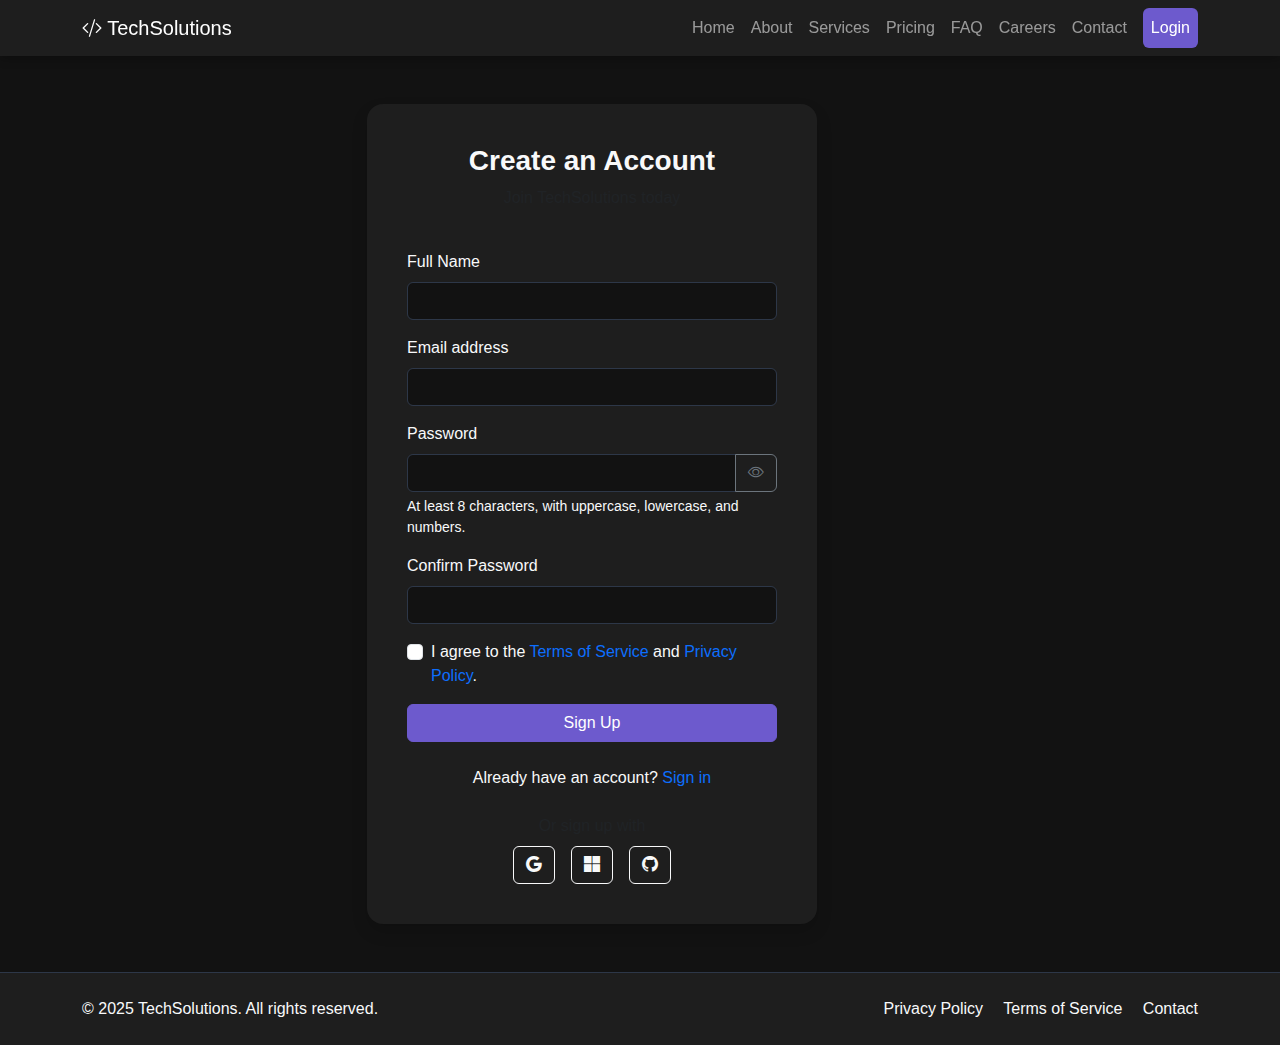
<file: register.html>
<!DOCTYPE html>
<html lang="en">
<head>
    <meta charset="UTF-8">
    <meta name="viewport" content="width=device-width, initial-scale=1.0">
    <title>Register - TechSolutions</title>
    <!-- Bootstrap 5 CSS -->
    <link href="https://cdn.jsdelivr.net/npm/bootstrap@5.3.0-alpha1/dist/css/bootstrap.min.css" rel="stylesheet">
    <!-- Bootstrap Icons -->
    <link rel="stylesheet" href="https://cdn.jsdelivr.net/npm/bootstrap-icons@1.10.0/font/bootstrap-icons.css">
    <!-- Custom CSS -->
    <link rel="stylesheet" href="css/style.css">
</head>
<body class="dark-theme">
    <!-- Navigation Bar -->
    <nav class="navbar navbar-expand-lg navbar-dark bg-dark sticky-top">
        <div class="container">
            <a class="navbar-brand" href="index.html">
                <i class="bi bi-code-slash"></i> TechSolutions
            </a>
            <button class="navbar-toggler" type="button" data-bs-toggle="collapse" data-bs-target="#navbarNav"
                aria-controls="navbarNav" aria-expanded="false" aria-label="Toggle navigation">
                <span class="navbar-toggler-icon"></span>
            </button>
            <div class="collapse navbar-collapse" id="navbarNav">
                <ul class="navbar-nav ms-auto">
                    <li class="nav-item">
                        <a class="nav-link" href="index.html">Home</a>
                    </li>
                    <li class="nav-item">
                        <a class="nav-link" href="about.html">About</a>
                    </li>
                    <li class="nav-item">
                        <a class="nav-link" href="services.html">Services</a>
                    </li>
                    <li class="nav-item">
                        <a class="nav-link" href="pricing.html">Pricing</a>
                    </li>
                    <li class="nav-item">
                        <a class="nav-link" href="faq.html">FAQ</a>
                    </li>
                    <li class="nav-item">
                        <a class="nav-link" href="careers.html">Careers</a>
                    </li>
                    <li class="nav-item">
                        <a class="nav-link" href="contact.html">Contact</a>
                    </li>
                    <li class="nav-item">
                        <a class="nav-link btn btn-primary ms-2 text-white" href="login.html">Login</a>
                    </li>
                </ul>
            </div>
        </div>
    </nav>

    <!-- Register Section -->
    <section class="auth-container py-5">
        <div class="container">
            <div class="row justify-content-center">
                <div class="col-md-6">
                    <div class="card bg-dark text-light border-0 rounded-4 shadow auth-card">
                        <div class="text-center mb-4">
                            <h1 class="h3 fw-bold">Create an Account</h1>
                            <p class="text-muted">Join TechSolutions today</p>
                        </div>
                        <form id="registerForm" class="needs-validation" novalidate>
                            <div class="mb-3">
                                <label for="fullName" class="form-label">Full Name</label>
                                <input type="text" class="form-control" id="fullName" required>
                                <div class="invalid-feedback">
                                    Please enter your full name.
                                </div>
                            </div>
                            <div class="mb-3">
                                <label for="registerEmail" class="form-label">Email address</label>
                                <input type="email" class="form-control" id="registerEmail" required>
                                <div class="invalid-feedback">
                                    Please enter a valid email address.
                                </div>
                            </div>
                            <div class="mb-3">
                                <label for="registerPassword" class="form-label">Password</label>
                                <div class="input-group">
                                    <input type="password" class="form-control" id="registerPassword" 
                                        pattern="(?=.*\d)(?=.*[a-z])(?=.*[A-Z]).{8,}" required>
                                    <button class="btn btn-outline-secondary" type="button" id="toggleRegPassword">
                                        <i class="bi bi-eye"></i>
                                    </button>
                                </div>
                                <div class="invalid-feedback">
                                    Password must be at least 8 characters and include uppercase, lowercase, and numbers.
                                </div>
                                <div class="form-text text-light">
                                    At least 8 characters, with uppercase, lowercase, and numbers.
                                </div>
                            </div>
                            <div class="mb-3">
                                <label for="confirmPassword" class="form-label">Confirm Password</label>
                                <input type="password" class="form-control" id="confirmPassword" required>
                                <div class="invalid-feedback">
                                    Passwords do not match.
                                </div>
                            </div>
                            <div class="mb-3 form-check">
                                <input type="checkbox" class="form-check-input" id="termsAgree" required>
                                <label class="form-check-label" for="termsAgree">
                                    I agree to the <a href="#" class="text-decoration-none">Terms of Service</a> and <a href="#" class="text-decoration-none">Privacy Policy</a>.
                                </label>
                                <div class="invalid-feedback">
                                    You must agree to the terms before registering.
                                </div>
                            </div>
                            <div id="registerError" class="alert alert-danger d-none">
                                Registration failed. Please try again.
                            </div>
                            <div class="d-grid gap-2">
                                <button type="submit" class="btn btn-primary">Sign Up</button>
                            </div>
                        </form>
                        <div class="text-center mt-4">
                            <p class="mb-0">Already have an account? <a href="login.html" class="text-decoration-none">Sign in</a></p>
                        </div>
                        <div class="text-center mt-4">
                            <p class="text-muted mb-2">Or sign up with</p>
                            <div class="d-flex justify-content-center gap-3">
                                <a href="#" class="btn btn-outline-light">
                                    <i class="bi bi-google"></i>
                                </a>
                                <a href="#" class="btn btn-outline-light">
                                    <i class="bi bi-microsoft"></i>
                                </a>
                                <a href="#" class="btn btn-outline-light">
                                    <i class="bi bi-github"></i>
                                </a>
                            </div>
                        </div>
                    </div>
                </div>
            </div>
        </div>
    </section>

    <!-- Footer -->
    <footer class="bg-dark text-light py-4">
        <div class="container">
            <div class="row">
                <div class="col-md-6">
                    <p class="mb-0">&copy; 2025 TechSolutions. All rights reserved.</p>
                </div>
                <div class="col-md-6 text-md-end">
                    <a href="#" class="text-decoration-none text-light me-3">Privacy Policy</a>
                    <a href="#" class="text-decoration-none text-light me-3">Terms of Service</a>
                    <a href="contact.html" class="text-decoration-none text-light">Contact</a>
                </div>
            </div>
        </div>
    </footer>

    <!-- Bootstrap 5 Bundle with Popper -->
    <script src="https://cdn.jsdelivr.net/npm/bootstrap@5.3.0-alpha1/dist/js/bootstrap.bundle.min.js"></script>
    <!-- Custom JavaScript -->
    <script src="js/script.js"></script>
    <script>
        document.addEventListener('DOMContentLoaded', function() {
            // Toggle password visibility
            const togglePassword = document.getElementById('toggleRegPassword');
            const passwordInput = document.getElementById('registerPassword');
            
            togglePassword.addEventListener('click', function() {
                const type = passwordInput.getAttribute('type') === 'password' ? 'text' : 'password';
                passwordInput.setAttribute('type', type);
                this.querySelector('i').classList.toggle('bi-eye');
                this.querySelector('i').classList.toggle('bi-eye-slash');
            });
            
            // Check password match
            const confirmPassword = document.getElementById('confirmPassword');
            
            confirmPassword.addEventListener('input', function() {
                if (this.value !== passwordInput.value) {
                    this.setCustomValidity('Passwords do not match');
                } else {
                    this.setCustomValidity('');
                }
            });
            
            // Handle register form submission
            const registerForm = document.getElementById('registerForm');
            const registerError = document.getElementById('registerError');
            
            registerForm.addEventListener('submit', function(e) {
                e.preventDefault();
                
                if (!registerForm.checkValidity()) {
                    e.stopPropagation();
                    registerForm.classList.add('was-validated');
                    return;
                }
                
                const name = document.getElementById('fullName').value;
                const email = document.getElementById('registerEmail').value;
                const password = document.getElementById('registerPassword').value;
                const confirmPass = document.getElementById('confirmPassword').value;
                
                // Check if passwords match
                if (password !== confirmPass) {
                    confirmPassword.setCustomValidity('Passwords do not match');
                    registerForm.classList.add('was-validated');
                    return;
                }
                
                // Call the register function from script.js
                const success = register(name, email, password, confirmPass);
                
                if (!success) {
                    registerError.classList.remove('d-none');
                }
            });
        });
    </script>
</body>
</html>
</file>
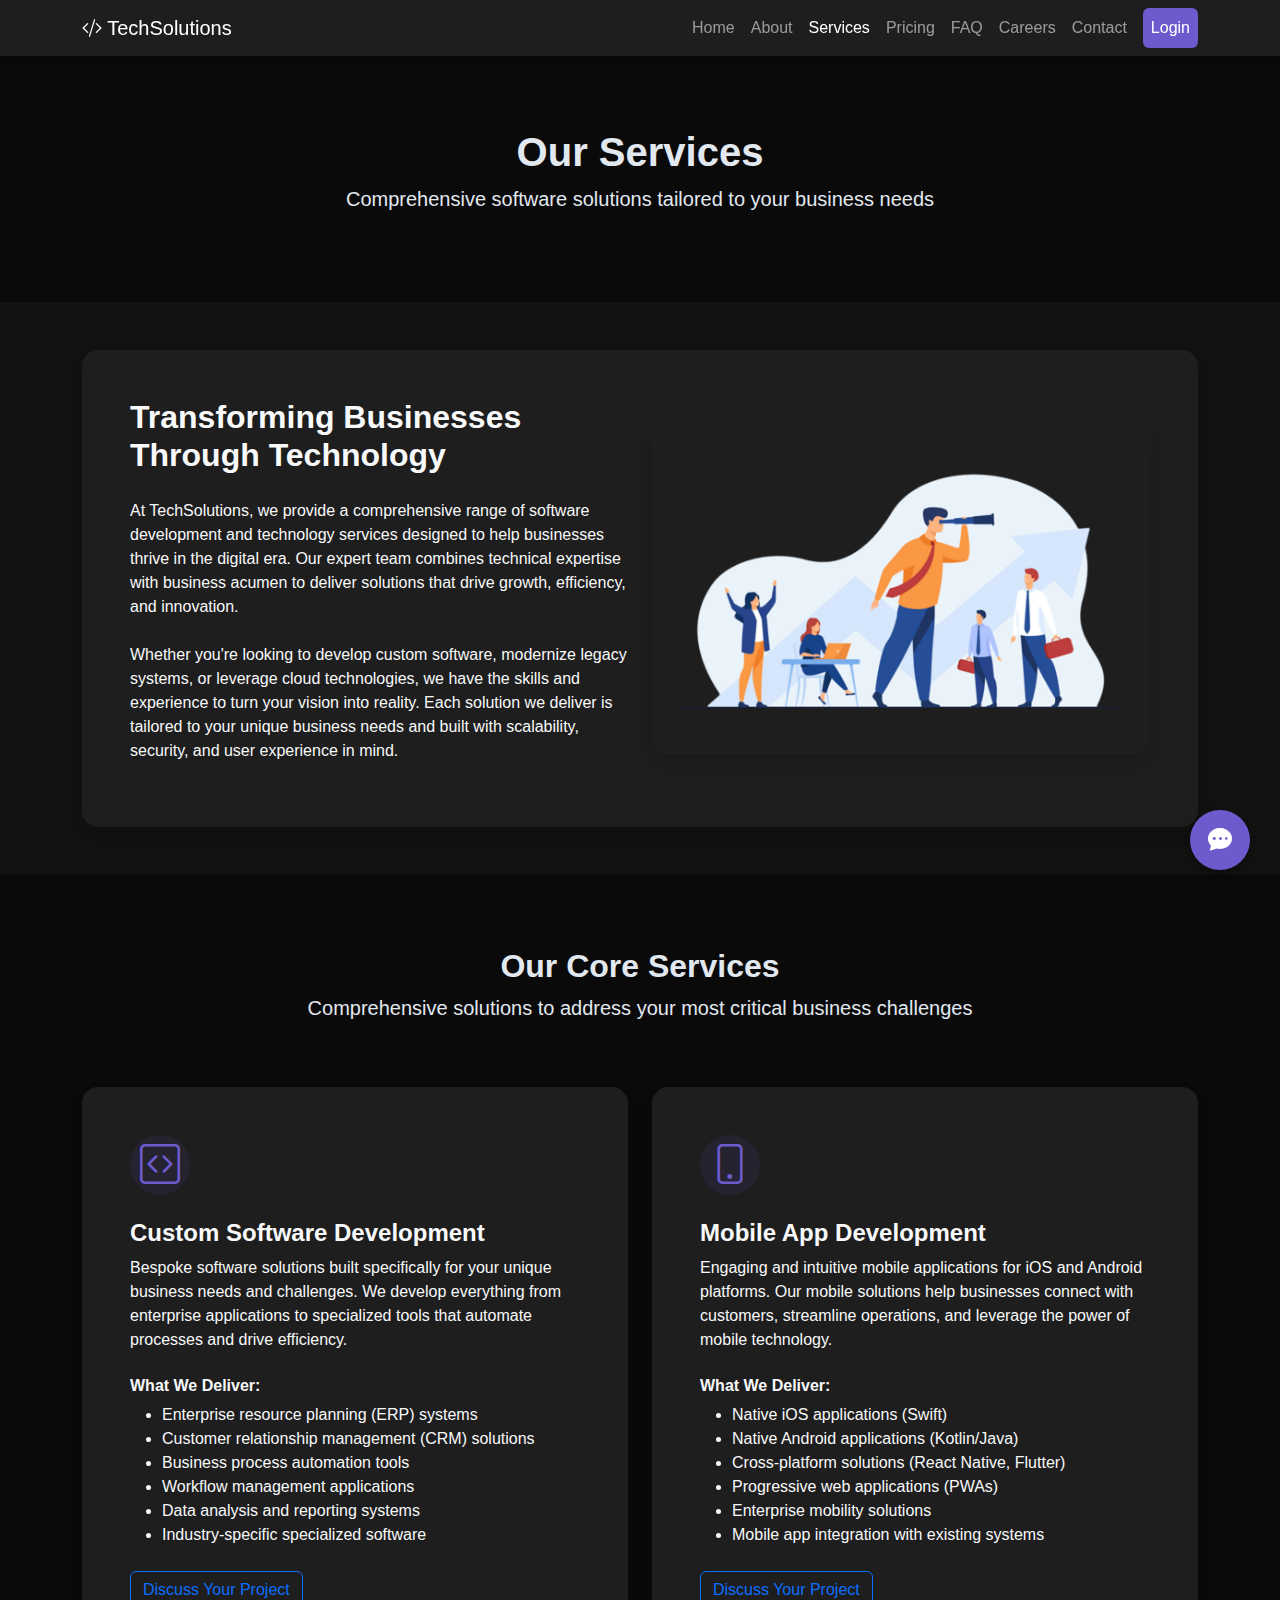
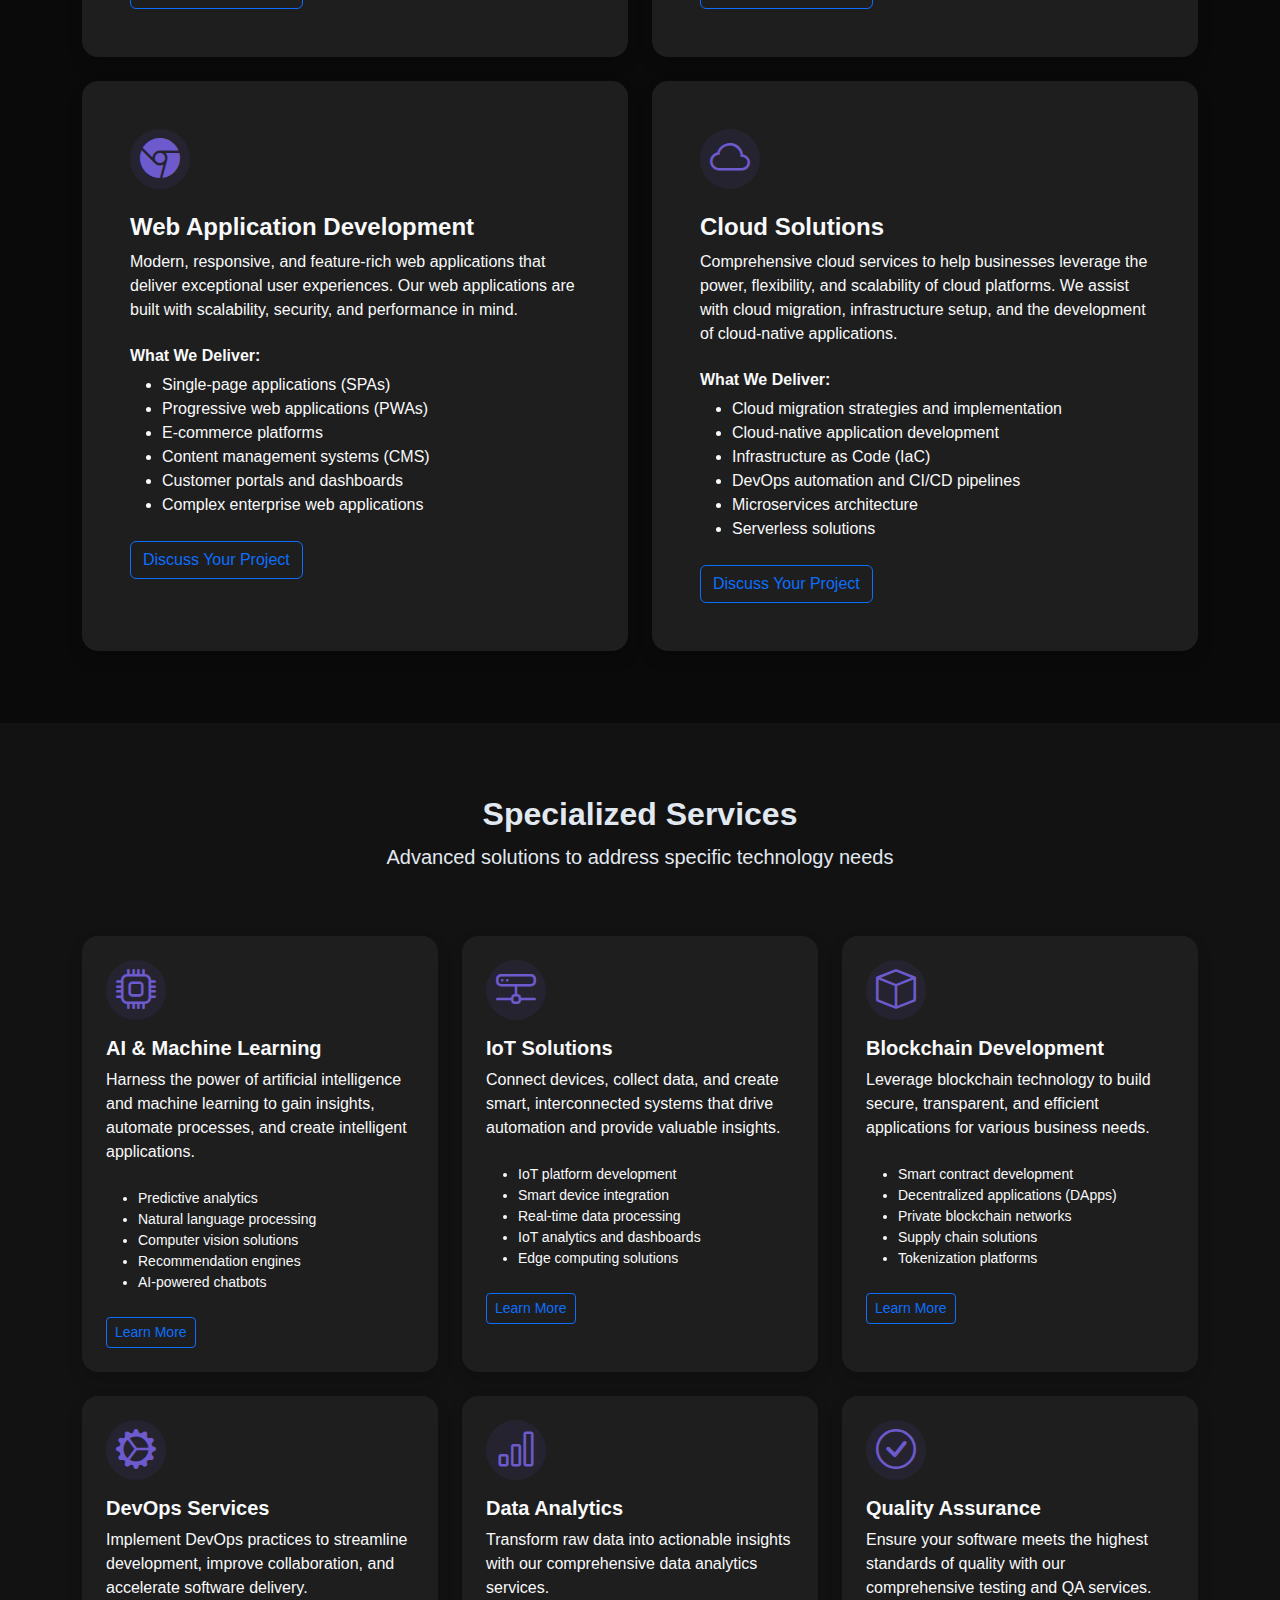
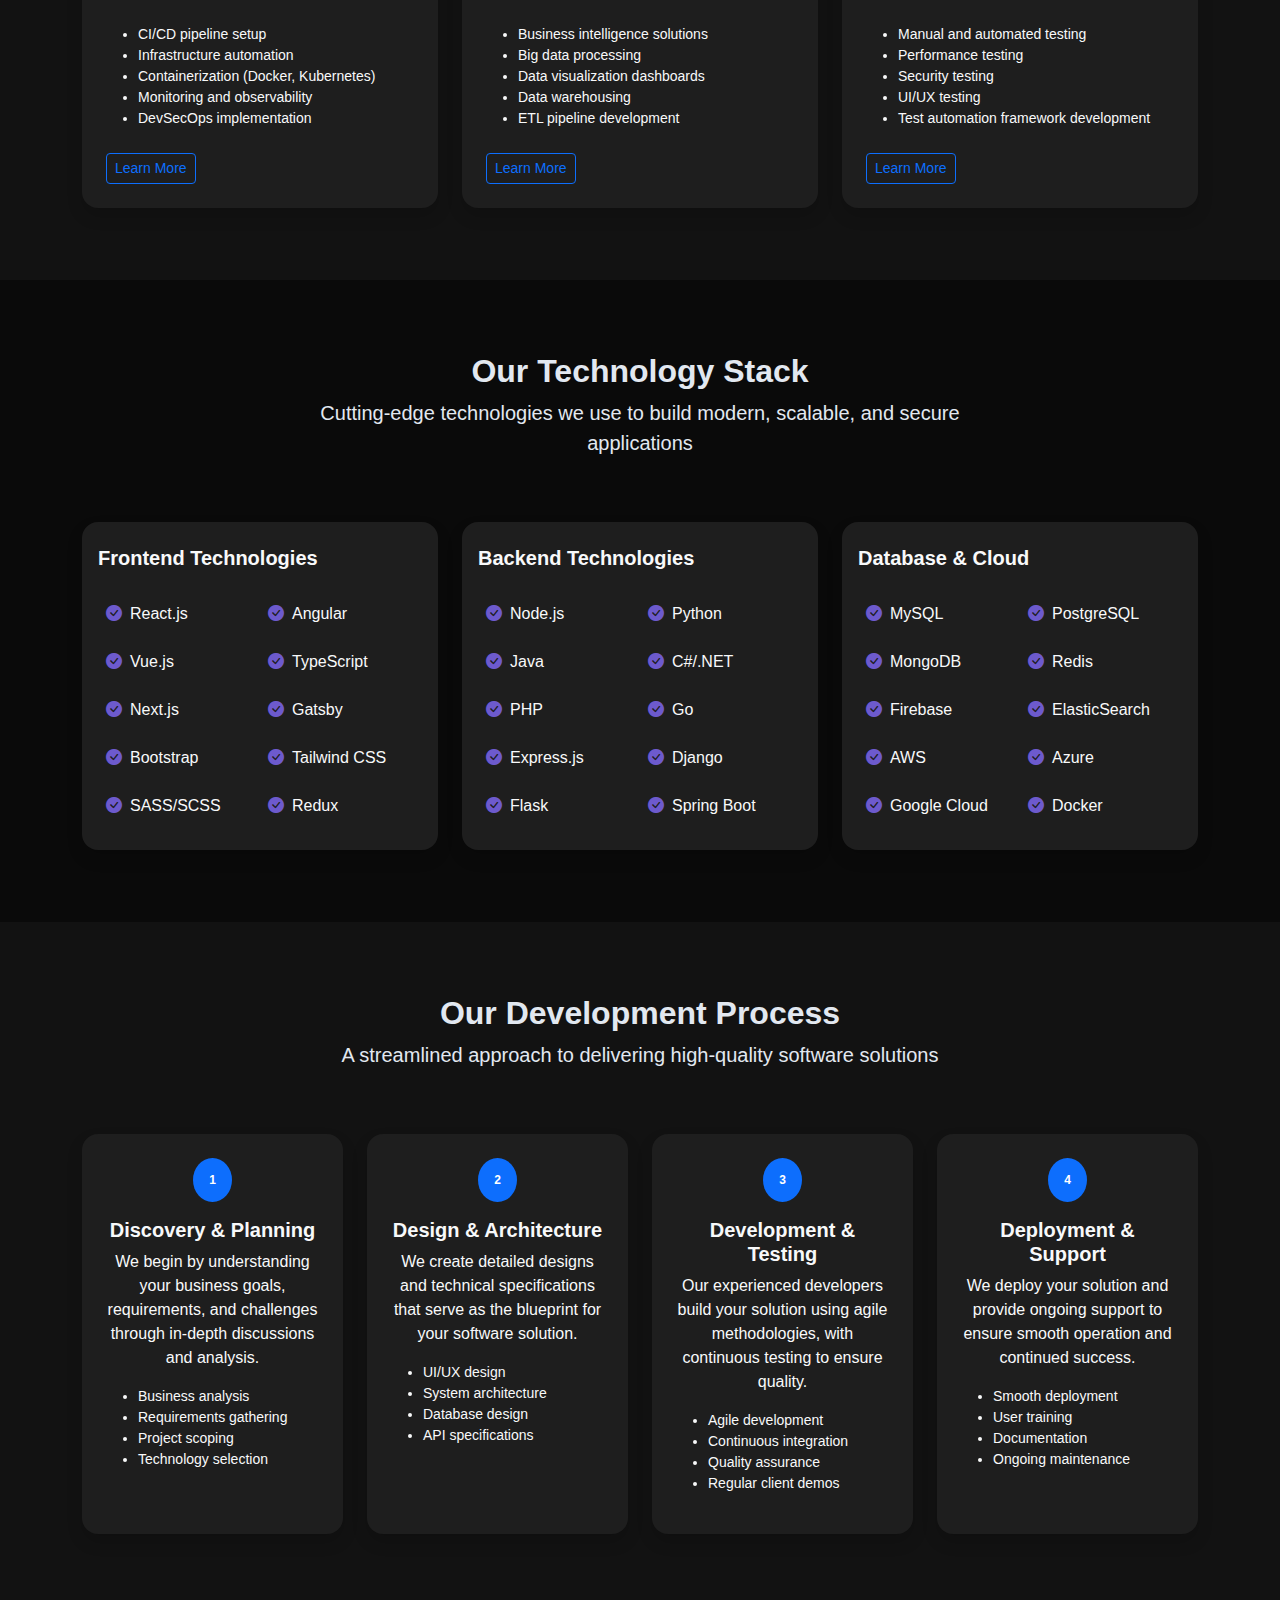
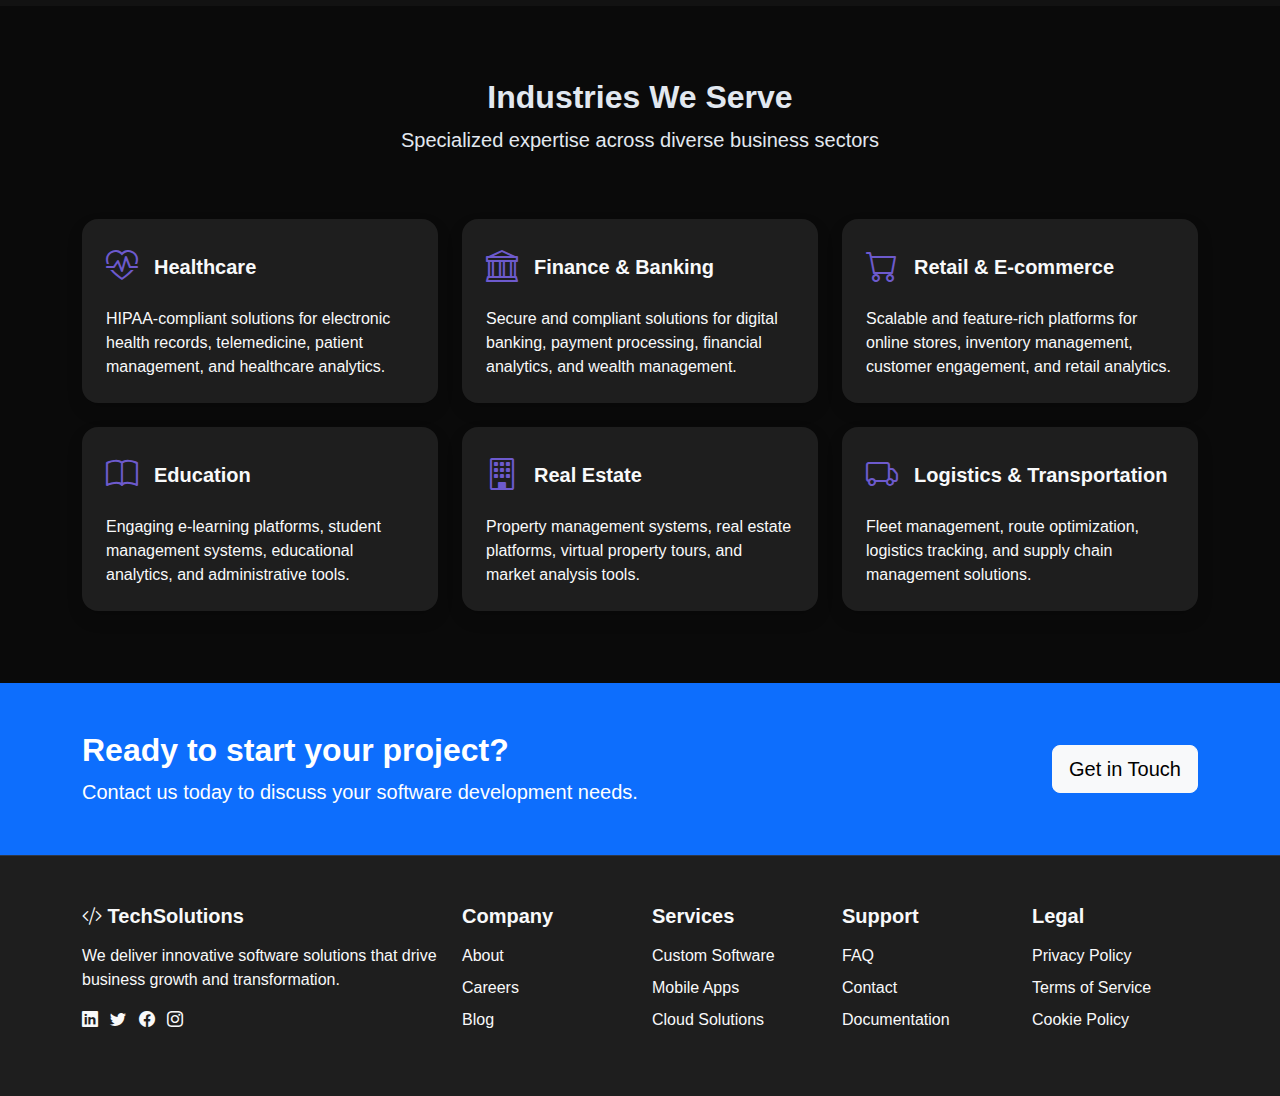
<file: services.html>
<!DOCTYPE html>
<html lang="en">
<head>
    <meta charset="UTF-8">
    <meta name="viewport" content="width=device-width, initial-scale=1.0">
    <title>Services - TechSolutions</title>
    <!-- Bootstrap 5 CSS -->
    <link href="https://cdn.jsdelivr.net/npm/bootstrap@5.3.0-alpha1/dist/css/bootstrap.min.css" rel="stylesheet">
    <!-- Bootstrap Icons -->
    <link rel="stylesheet" href="https://cdn.jsdelivr.net/npm/bootstrap-icons@1.10.0/font/bootstrap-icons.css">
    <!-- Custom CSS -->
    <link rel="stylesheet" href="css/style.css">
</head>
<body class="dark-theme">
    <!-- Navigation Bar -->
    <nav class="navbar navbar-expand-lg navbar-dark bg-dark sticky-top">
        <div class="container">
            <a class="navbar-brand" href="index.html">
                <i class="bi bi-code-slash"></i> TechSolutions
            </a>
            <button class="navbar-toggler" type="button" data-bs-toggle="collapse" data-bs-target="#navbarNav"
                aria-controls="navbarNav" aria-expanded="false" aria-label="Toggle navigation">
                <span class="navbar-toggler-icon"></span>
            </button>
            <div class="collapse navbar-collapse" id="navbarNav">
                <ul class="navbar-nav ms-auto">
                    <li class="nav-item">
                        <a class="nav-link" href="index.html">Home</a>
                    </li>
                    <li class="nav-item">
                        <a class="nav-link" href="about.html">About</a>
                    </li>
                    <li class="nav-item">
                        <a class="nav-link active" href="services.html">Services</a>
                    </li>
                    <li class="nav-item">
                        <a class="nav-link" href="pricing.html">Pricing</a>
                    </li>
                    <li class="nav-item">
                        <a class="nav-link" href="faq.html">FAQ</a>
                    </li>
                    <li class="nav-item">
                        <a class="nav-link" href="careers.html">Careers</a>
                    </li>
                    <li class="nav-item">
                        <a class="nav-link" href="contact.html">Contact</a>
                    </li>
                    <li class="nav-item">
                        <a class="nav-link btn btn-primary ms-2 text-white" href="login.html">Login</a>
                    </li>
                </ul>
            </div>
        </div>
    </nav>

    <!-- Hero Section -->
    <header class="py-5 bg-darker">
        <div class="container py-4">
            <div class="row justify-content-center">
                <div class="col-lg-8 text-center">
                    <h1 class="fw-bold">Our Services</h1>
                    <p class="lead">Comprehensive software solutions tailored to your business needs</p>
                </div>
            </div>
        </div>
    </header>

    <!-- Services Overview -->
    <section class="py-5">
        <div class="container">
            <div class="row">
                <div class="col-12">
                    <div class="card bg-dark text-light border-0 rounded-4 shadow p-4 p-md-5">
                        <div class="row g-4 align-items-center">
                            <div class="col-lg-6">
                                <h2 class="fw-bold mb-4">Transforming Businesses Through Technology</h2>
                                <p class="mb-4">At TechSolutions, we provide a comprehensive range of software development and technology services designed to help businesses thrive in the digital era. Our expert team combines technical expertise with business acumen to deliver solutions that drive growth, efficiency, and innovation.</p>
                                <p>Whether you're looking to develop custom software, modernize legacy systems, or leverage cloud technologies, we have the skills and experience to turn your vision into reality. Each solution we deliver is tailored to your unique business needs and built with scalability, security, and user experience in mind.</p>
                            </div>
                            <div class="col-lg-6">
                                <div class="img-container text-center">
                                    <img src="images/about-stories.png" class="img-fluid rounded-4 shadow" alt="Technology Services">
                                </div>
                            </div>
                        </div>
                    </div>
                </div>
            </div>
        </div>
    </section>

    <!-- Primary Services Section -->
    <section class="py-5 bg-darker">
        <div class="container py-4">
            <div class="row mb-5">
                <div class="col-lg-8 mx-auto text-center">
                    <h2 class="fw-bold">Our Core Services</h2>
                    <p class="lead">Comprehensive solutions to address your most critical business challenges</p>
                </div>
            </div>
            <div class="row g-4">
                <!-- Custom Software Development -->
                <div class="col-md-6">
                    <div class="card h-100 bg-dark text-light border-0 rounded-4 shadow">
                        <div class="card-body p-4 p-xl-5">
                            <div class="feature-icon mb-4">
                                <i class="bi bi-code-square fs-1 text-primary"></i>
                            </div>
                            <h3 class="card-title h4 fw-bold">Custom Software Development</h3>
                            <p class="card-text mb-4">Bespoke software solutions built specifically for your unique business needs and challenges. We develop everything from enterprise applications to specialized tools that automate processes and drive efficiency.</p>
                            <h4 class="h6 fw-bold">What We Deliver:</h4>
                            <ul class="mb-4">
                                <li>Enterprise resource planning (ERP) systems</li>
                                <li>Customer relationship management (CRM) solutions</li>
                                <li>Business process automation tools</li>
                                <li>Workflow management applications</li>
                                <li>Data analysis and reporting systems</li>
                                <li>Industry-specific specialized software</li>
                            </ul>
                            <a href="contact.html" class="btn btn-outline-primary">Discuss Your Project</a>
                        </div>
                    </div>
                </div>
                
                <!-- Mobile App Development -->
                <div class="col-md-6">
                    <div class="card h-100 bg-dark text-light border-0 rounded-4 shadow">
                        <div class="card-body p-4 p-xl-5">
                            <div class="feature-icon mb-4">
                                <i class="bi bi-phone fs-1 text-primary"></i>
                            </div>
                            <h3 class="card-title h4 fw-bold">Mobile App Development</h3>
                            <p class="card-text mb-4">Engaging and intuitive mobile applications for iOS and Android platforms. Our mobile solutions help businesses connect with customers, streamline operations, and leverage the power of mobile technology.</p>
                            <h4 class="h6 fw-bold">What We Deliver:</h4>
                            <ul class="mb-4">
                                <li>Native iOS applications (Swift)</li>
                                <li>Native Android applications (Kotlin/Java)</li>
                                <li>Cross-platform solutions (React Native, Flutter)</li>
                                <li>Progressive web applications (PWAs)</li>
                                <li>Enterprise mobility solutions</li>
                                <li>Mobile app integration with existing systems</li>
                            </ul>
                            <a href="contact.html" class="btn btn-outline-primary">Discuss Your Project</a>
                        </div>
                    </div>
                </div>
                
                <!-- Web Application Development -->
                <div class="col-md-6">
                    <div class="card h-100 bg-dark text-light border-0 rounded-4 shadow">
                        <div class="card-body p-4 p-xl-5">
                            <div class="feature-icon mb-4">
                                <i class="bi bi-browser-chrome fs-1 text-primary"></i>
                            </div>
                            <h3 class="card-title h4 fw-bold">Web Application Development</h3>
                            <p class="card-text mb-4">Modern, responsive, and feature-rich web applications that deliver exceptional user experiences. Our web applications are built with scalability, security, and performance in mind.</p>
                            <h4 class="h6 fw-bold">What We Deliver:</h4>
                            <ul class="mb-4">
                                <li>Single-page applications (SPAs)</li>
                                <li>Progressive web applications (PWAs)</li>
                                <li>E-commerce platforms</li>
                                <li>Content management systems (CMS)</li>
                                <li>Customer portals and dashboards</li>
                                <li>Complex enterprise web applications</li>
                            </ul>
                            <a href="contact.html" class="btn btn-outline-primary">Discuss Your Project</a>
                        </div>
                    </div>
                </div>
                
                <!-- Cloud Solutions -->
                <div class="col-md-6">
                    <div class="card h-100 bg-dark text-light border-0 rounded-4 shadow">
                        <div class="card-body p-4 p-xl-5">
                            <div class="feature-icon mb-4">
                                <i class="bi bi-cloud fs-1 text-primary"></i>
                            </div>
                            <h3 class="card-title h4 fw-bold">Cloud Solutions</h3>
                            <p class="card-text mb-4">Comprehensive cloud services to help businesses leverage the power, flexibility, and scalability of cloud platforms. We assist with cloud migration, infrastructure setup, and the development of cloud-native applications.</p>
                            <h4 class="h6 fw-bold">What We Deliver:</h4>
                            <ul class="mb-4">
                                <li>Cloud migration strategies and implementation</li>
                                <li>Cloud-native application development</li>
                                <li>Infrastructure as Code (IaC)</li>
                                <li>DevOps automation and CI/CD pipelines</li>
                                <li>Microservices architecture</li>
                                <li>Serverless solutions</li>
                            </ul>
                            <a href="contact.html" class="btn btn-outline-primary">Discuss Your Project</a>
                        </div>
                    </div>
                </div>
            </div>
        </div>
    </section>

    <!-- Specialized Services Section -->
    <section class="py-5">
        <div class="container py-4">
            <div class="row mb-5">
                <div class="col-lg-8 mx-auto text-center">
                    <h2 class="fw-bold">Specialized Services</h2>
                    <p class="lead">Advanced solutions to address specific technology needs</p>
                </div>
            </div>
            <div class="row g-4">
                <!-- AI & Machine Learning -->
                <div class="col-lg-4 col-md-6">
                    <div class="card h-100 bg-dark text-light border-0 rounded-4 shadow">
                        <div class="card-body p-4">
                            <div class="feature-icon mb-3">
                                <i class="bi bi-cpu fs-1 text-primary"></i>
                            </div>
                            <h3 class="card-title h5 fw-bold">AI & Machine Learning</h3>
                            <p class="card-text mb-4">Harness the power of artificial intelligence and machine learning to gain insights, automate processes, and create intelligent applications.</p>
                            <ul class="small mb-4">
                                <li>Predictive analytics</li>
                                <li>Natural language processing</li>
                                <li>Computer vision solutions</li>
                                <li>Recommendation engines</li>
                                <li>AI-powered chatbots</li>
                            </ul>
                            <a href="contact.html" class="btn btn-sm btn-outline-primary">Learn More</a>
                        </div>
                    </div>
                </div>
                
                <!-- IoT Solutions -->
                <div class="col-lg-4 col-md-6">
                    <div class="card h-100 bg-dark text-light border-0 rounded-4 shadow">
                        <div class="card-body p-4">
                            <div class="feature-icon mb-3">
                                <i class="bi bi-hdd-network fs-1 text-primary"></i>
                            </div>
                            <h3 class="card-title h5 fw-bold">IoT Solutions</h3>
                            <p class="card-text mb-4">Connect devices, collect data, and create smart, interconnected systems that drive automation and provide valuable insights.</p>
                            <ul class="small mb-4">
                                <li>IoT platform development</li>
                                <li>Smart device integration</li>
                                <li>Real-time data processing</li>
                                <li>IoT analytics and dashboards</li>
                                <li>Edge computing solutions</li>
                            </ul>
                            <a href="contact.html" class="btn btn-sm btn-outline-primary">Learn More</a>
                        </div>
                    </div>
                </div>
                
                <!-- Blockchain Development -->
                <div class="col-lg-4 col-md-6">
                    <div class="card h-100 bg-dark text-light border-0 rounded-4 shadow">
                        <div class="card-body p-4">
                            <div class="feature-icon mb-3">
                                <i class="bi bi-box fs-1 text-primary"></i>
                            </div>
                            <h3 class="card-title h5 fw-bold">Blockchain Development</h3>
                            <p class="card-text mb-4">Leverage blockchain technology to build secure, transparent, and efficient applications for various business needs.</p>
                            <ul class="small mb-4">
                                <li>Smart contract development</li>
                                <li>Decentralized applications (DApps)</li>
                                <li>Private blockchain networks</li>
                                <li>Supply chain solutions</li>
                                <li>Tokenization platforms</li>
                            </ul>
                            <a href="contact.html" class="btn btn-sm btn-outline-primary">Learn More</a>
                        </div>
                    </div>
                </div>
                
                <!-- DevOps Services -->
                <div class="col-lg-4 col-md-6">
                    <div class="card h-100 bg-dark text-light border-0 rounded-4 shadow">
                        <div class="card-body p-4">
                            <div class="feature-icon mb-3">
                                <i class="bi bi-gear-wide-connected fs-1 text-primary"></i>
                            </div>
                            <h3 class="card-title h5 fw-bold">DevOps Services</h3>
                            <p class="card-text mb-4">Implement DevOps practices to streamline development, improve collaboration, and accelerate software delivery.</p>
                            <ul class="small mb-4">
                                <li>CI/CD pipeline setup</li>
                                <li>Infrastructure automation</li>
                                <li>Containerization (Docker, Kubernetes)</li>
                                <li>Monitoring and observability</li>
                                <li>DevSecOps implementation</li>
                            </ul>
                            <a href="contact.html" class="btn btn-sm btn-outline-primary">Learn More</a>
                        </div>
                    </div>
                </div>
                
                <!-- Data Analytics -->
                <div class="col-lg-4 col-md-6">
                    <div class="card h-100 bg-dark text-light border-0 rounded-4 shadow">
                        <div class="card-body p-4">
                            <div class="feature-icon mb-3">
                                <i class="bi bi-bar-chart fs-1 text-primary"></i>
                            </div>
                            <h3 class="card-title h5 fw-bold">Data Analytics</h3>
                            <p class="card-text mb-4">Transform raw data into actionable insights with our comprehensive data analytics services.</p>
                            <ul class="small mb-4">
                                <li>Business intelligence solutions</li>
                                <li>Big data processing</li>
                                <li>Data visualization dashboards</li>
                                <li>Data warehousing</li>
                                <li>ETL pipeline development</li>
                            </ul>
                            <a href="contact.html" class="btn btn-sm btn-outline-primary">Learn More</a>
                        </div>
                    </div>
                </div>
                
                <!-- Quality Assurance -->
                <div class="col-lg-4 col-md-6">
                    <div class="card h-100 bg-dark text-light border-0 rounded-4 shadow">
                        <div class="card-body p-4">
                            <div class="feature-icon mb-3">
                                <i class="bi bi-check-circle fs-1 text-primary"></i>
                            </div>
                            <h3 class="card-title h5 fw-bold">Quality Assurance</h3>
                            <p class="card-text mb-4">Ensure your software meets the highest standards of quality with our comprehensive testing and QA services.</p>
                            <ul class="small mb-4">
                                <li>Manual and automated testing</li>
                                <li>Performance testing</li>
                                <li>Security testing</li>
                                <li>UI/UX testing</li>
                                <li>Test automation framework development</li>
                            </ul>
                            <a href="contact.html" class="btn btn-sm btn-outline-primary">Learn More</a>
                        </div>
                    </div>
                </div>
            </div>
        </div>
    </section>

    <!-- Technology Stack Section -->
    <section class="py-5 bg-darker">
        <div class="container py-4">
            <div class="row mb-5">
                <div class="col-lg-8 mx-auto text-center">
                    <h2 class="fw-bold">Our Technology Stack</h2>
                    <p class="lead">Cutting-edge technologies we use to build modern, scalable, and secure applications</p>
                </div>
            </div>
            <div class="row g-4">
                <!-- Frontend Technologies -->
                <div class="col-lg-4">
                    <div class="card h-100 bg-dark text-light border-0 rounded-4 shadow">
                        <div class="card-header bg-transparent border-0 pt-4 pb-0">
                            <h3 class="card-title h5 fw-bold">Frontend Technologies</h3>
                        </div>
                        <div class="card-body p-4">
                            <div class="row g-3">
                                <div class="col-6">
                                    <div class="d-flex align-items-center mb-2">
                                        <i class="bi bi-check-circle-fill text-primary me-2"></i>
                                        <span>React.js</span>
                                    </div>
                                </div>
                                <div class="col-6">
                                    <div class="d-flex align-items-center mb-2">
                                        <i class="bi bi-check-circle-fill text-primary me-2"></i>
                                        <span>Angular</span>
                                    </div>
                                </div>
                                <div class="col-6">
                                    <div class="d-flex align-items-center mb-2">
                                        <i class="bi bi-check-circle-fill text-primary me-2"></i>
                                        <span>Vue.js</span>
                                    </div>
                                </div>
                                <div class="col-6">
                                    <div class="d-flex align-items-center mb-2">
                                        <i class="bi bi-check-circle-fill text-primary me-2"></i>
                                        <span>TypeScript</span>
                                    </div>
                                </div>
                                <div class="col-6">
                                    <div class="d-flex align-items-center mb-2">
                                        <i class="bi bi-check-circle-fill text-primary me-2"></i>
                                        <span>Next.js</span>
                                    </div>
                                </div>
                                <div class="col-6">
                                    <div class="d-flex align-items-center mb-2">
                                        <i class="bi bi-check-circle-fill text-primary me-2"></i>
                                        <span>Gatsby</span>
                                    </div>
                                </div>
                                <div class="col-6">
                                    <div class="d-flex align-items-center mb-2">
                                        <i class="bi bi-check-circle-fill text-primary me-2"></i>
                                        <span>Bootstrap</span>
                                    </div>
                                </div>
                                <div class="col-6">
                                    <div class="d-flex align-items-center mb-2">
                                        <i class="bi bi-check-circle-fill text-primary me-2"></i>
                                        <span>Tailwind CSS</span>
                                    </div>
                                </div>
                                <div class="col-6">
                                    <div class="d-flex align-items-center mb-2">
                                        <i class="bi bi-check-circle-fill text-primary me-2"></i>
                                        <span>SASS/SCSS</span>
                                    </div>
                                </div>
                                <div class="col-6">
                                    <div class="d-flex align-items-center mb-2">
                                        <i class="bi bi-check-circle-fill text-primary me-2"></i>
                                        <span>Redux</span>
                                    </div>
                                </div>
                            </div>
                        </div>
                    </div>
                </div>
                
                <!-- Backend Technologies -->
                <div class="col-lg-4">
                    <div class="card h-100 bg-dark text-light border-0 rounded-4 shadow">
                        <div class="card-header bg-transparent border-0 pt-4 pb-0">
                            <h3 class="card-title h5 fw-bold">Backend Technologies</h3>
                        </div>
                        <div class="card-body p-4">
                            <div class="row g-3">
                                <div class="col-6">
                                    <div class="d-flex align-items-center mb-2">
                                        <i class="bi bi-check-circle-fill text-primary me-2"></i>
                                        <span>Node.js</span>
                                    </div>
                                </div>
                                <div class="col-6">
                                    <div class="d-flex align-items-center mb-2">
                                        <i class="bi bi-check-circle-fill text-primary me-2"></i>
                                        <span>Python</span>
                                    </div>
                                </div>
                                <div class="col-6">
                                    <div class="d-flex align-items-center mb-2">
                                        <i class="bi bi-check-circle-fill text-primary me-2"></i>
                                        <span>Java</span>
                                    </div>
                                </div>
                                <div class="col-6">
                                    <div class="d-flex align-items-center mb-2">
                                        <i class="bi bi-check-circle-fill text-primary me-2"></i>
                                        <span>C#/.NET</span>
                                    </div>
                                </div>
                                <div class="col-6">
                                    <div class="d-flex align-items-center mb-2">
                                        <i class="bi bi-check-circle-fill text-primary me-2"></i>
                                        <span>PHP</span>
                                    </div>
                                </div>
                                <div class="col-6">
                                    <div class="d-flex align-items-center mb-2">
                                        <i class="bi bi-check-circle-fill text-primary me-2"></i>
                                        <span>Go</span>
                                    </div>
                                </div>
                                <div class="col-6">
                                    <div class="d-flex align-items-center mb-2">
                                        <i class="bi bi-check-circle-fill text-primary me-2"></i>
                                        <span>Express.js</span>
                                    </div>
                                </div>
                                <div class="col-6">
                                    <div class="d-flex align-items-center mb-2">
                                        <i class="bi bi-check-circle-fill text-primary me-2"></i>
                                        <span>Django</span>
                                    </div>
                                </div>
                                <div class="col-6">
                                    <div class="d-flex align-items-center mb-2">
                                        <i class="bi bi-check-circle-fill text-primary me-2"></i>
                                        <span>Flask</span>
                                    </div>
                                </div>
                                <div class="col-6">
                                    <div class="d-flex align-items-center mb-2">
                                        <i class="bi bi-check-circle-fill text-primary me-2"></i>
                                        <span>Spring Boot</span>
                                    </div>
                                </div>
                            </div>
                        </div>
                    </div>
                </div>
                
                <!-- Database & Cloud -->
                <div class="col-lg-4">
                    <div class="card h-100 bg-dark text-light border-0 rounded-4 shadow">
                        <div class="card-header bg-transparent border-0 pt-4 pb-0">
                            <h3 class="card-title h5 fw-bold">Database & Cloud</h3>
                        </div>
                        <div class="card-body p-4">
                            <div class="row g-3">
                                <div class="col-6">
                                    <div class="d-flex align-items-center mb-2">
                                        <i class="bi bi-check-circle-fill text-primary me-2"></i>
                                        <span>MySQL</span>
                                    </div>
                                </div>
                                <div class="col-6">
                                    <div class="d-flex align-items-center mb-2">
                                        <i class="bi bi-check-circle-fill text-primary me-2"></i>
                                        <span>PostgreSQL</span>
                                    </div>
                                </div>
                                <div class="col-6">
                                    <div class="d-flex align-items-center mb-2">
                                        <i class="bi bi-check-circle-fill text-primary me-2"></i>
                                        <span>MongoDB</span>
                                    </div>
                                </div>
                                <div class="col-6">
                                    <div class="d-flex align-items-center mb-2">
                                        <i class="bi bi-check-circle-fill text-primary me-2"></i>
                                        <span>Redis</span>
                                    </div>
                                </div>
                                <div class="col-6">
                                    <div class="d-flex align-items-center mb-2">
                                        <i class="bi bi-check-circle-fill text-primary me-2"></i>
                                        <span>Firebase</span>
                                    </div>
                                </div>
                                <div class="col-6">
                                    <div class="d-flex align-items-center mb-2">
                                        <i class="bi bi-check-circle-fill text-primary me-2"></i>
                                        <span>ElasticSearch</span>
                                    </div>
                                </div>
                                <div class="col-6">
                                    <div class="d-flex align-items-center mb-2">
                                        <i class="bi bi-check-circle-fill text-primary me-2"></i>
                                        <span>AWS</span>
                                    </div>
                                </div>
                                <div class="col-6">
                                    <div class="d-flex align-items-center mb-2">
                                        <i class="bi bi-check-circle-fill text-primary me-2"></i>
                                        <span>Azure</span>
                                    </div>
                                </div>
                                <div class="col-6">
                                    <div class="d-flex align-items-center mb-2">
                                        <i class="bi bi-check-circle-fill text-primary me-2"></i>
                                        <span>Google Cloud</span>
                                    </div>
                                </div>
                                <div class="col-6">
                                    <div class="d-flex align-items-center mb-2">
                                        <i class="bi bi-check-circle-fill text-primary me-2"></i>
                                        <span>Docker</span>
                                    </div>
                                </div>
                            </div>
                        </div>
                    </div>
                </div>
            </div>
        </div>
    </section>

    <!-- Development Process Section -->
    <section class="py-5">
        <div class="container py-4">
            <div class="row mb-5">
                <div class="col-lg-8 mx-auto text-center">
                    <h2 class="fw-bold">Our Development Process</h2>
                    <p class="lead">A streamlined approach to delivering high-quality software solutions</p>
                </div>
            </div>
            <div class="row g-4">
                <div class="col-lg-3 col-md-6">
                    <div class="card h-100 bg-dark text-light border-0 rounded-4 shadow">
                        <div class="card-body p-4 text-center">
                            <div class="process-step mb-3">
                                <span class="badge bg-primary rounded-circle p-3">1</span>
                            </div>
                            <h3 class="card-title h5 fw-bold">Discovery & Planning</h3>
                            <p class="card-text">We begin by understanding your business goals, requirements, and challenges through in-depth discussions and analysis.</p>
                            <ul class="text-start small">
                                <li>Business analysis</li>
                                <li>Requirements gathering</li>
                                <li>Project scoping</li>
                                <li>Technology selection</li>
                            </ul>
                        </div>
                    </div>
                </div>
                <div class="col-lg-3 col-md-6">
                    <div class="card h-100 bg-dark text-light border-0 rounded-4 shadow">
                        <div class="card-body p-4 text-center">
                            <div class="process-step mb-3">
                                <span class="badge bg-primary rounded-circle p-3">2</span>
                            </div>
                            <h3 class="card-title h5 fw-bold">Design & Architecture</h3>
                            <p class="card-text">We create detailed designs and technical specifications that serve as the blueprint for your software solution.</p>
                            <ul class="text-start small">
                                <li>UI/UX design</li>
                                <li>System architecture</li>
                                <li>Database design</li>
                                <li>API specifications</li>
                            </ul>
                        </div>
                    </div>
                </div>
                <div class="col-lg-3 col-md-6">
                    <div class="card h-100 bg-dark text-light border-0 rounded-4 shadow">
                        <div class="card-body p-4 text-center">
                            <div class="process-step mb-3">
                                <span class="badge bg-primary rounded-circle p-3">3</span>
                            </div>
                            <h3 class="card-title h5 fw-bold">Development & Testing</h3>
                            <p class="card-text">Our experienced developers build your solution using agile methodologies, with continuous testing to ensure quality.</p>
                            <ul class="text-start small">
                                <li>Agile development</li>
                                <li>Continuous integration</li>
                                <li>Quality assurance</li>
                                <li>Regular client demos</li>
                            </ul>
                        </div>
                    </div>
                </div>
                <div class="col-lg-3 col-md-6">
                    <div class="card h-100 bg-dark text-light border-0 rounded-4 shadow">
                        <div class="card-body p-4 text-center">
                            <div class="process-step mb-3">
                                <span class="badge bg-primary rounded-circle p-3">4</span>
                            </div>
                            <h3 class="card-title h5 fw-bold">Deployment & Support</h3>
                            <p class="card-text">We deploy your solution and provide ongoing support to ensure smooth operation and continued success.</p>
                            <ul class="text-start small">
                                <li>Smooth deployment</li>
                                <li>User training</li>
                                <li>Documentation</li>
                                <li>Ongoing maintenance</li>
                            </ul>
                        </div>
                    </div>
                </div>
            </div>
        </div>
    </section>

    <!-- Industries We Serve -->
    <section class="py-5 bg-darker">
        <div class="container py-4">
            <div class="row mb-5">
                <div class="col-lg-8 mx-auto text-center">
                    <h2 class="fw-bold">Industries We Serve</h2>
                    <p class="lead">Specialized expertise across diverse business sectors</p>
                </div>
            </div>
            <div class="row g-4">
                <div class="col-lg-4 col-md-6">
                    <div class="card bg-dark text-light border-0 rounded-4 shadow">
                        <div class="card-body p-4">
                            <div class="d-flex align-items-center mb-3">
                                <i class="bi bi-heart-pulse fs-2 text-primary me-3"></i>
                                <h3 class="card-title h5 fw-bold mb-0">Healthcare</h3>
                            </div>
                            <p class="card-text">HIPAA-compliant solutions for electronic health records, telemedicine, patient management, and healthcare analytics.</p>
                        </div>
                    </div>
                </div>
                <div class="col-lg-4 col-md-6">
                    <div class="card bg-dark text-light border-0 rounded-4 shadow">
                        <div class="card-body p-4">
                            <div class="d-flex align-items-center mb-3">
                                <i class="bi bi-bank fs-2 text-primary me-3"></i>
                                <h3 class="card-title h5 fw-bold mb-0">Finance & Banking</h3>
                            </div>
                            <p class="card-text">Secure and compliant solutions for digital banking, payment processing, financial analytics, and wealth management.</p>
                        </div>
                    </div>
                </div>
                <div class="col-lg-4 col-md-6">
                    <div class="card bg-dark text-light border-0 rounded-4 shadow">
                        <div class="card-body p-4">
                            <div class="d-flex align-items-center mb-3">
                                <i class="bi bi-cart fs-2 text-primary me-3"></i>
                                <h3 class="card-title h5 fw-bold mb-0">Retail & E-commerce</h3>
                            </div>
                            <p class="card-text">Scalable and feature-rich platforms for online stores, inventory management, customer engagement, and retail analytics.</p>
                        </div>
                    </div>
                </div>
                <div class="col-lg-4 col-md-6">
                    <div class="card bg-dark text-light border-0 rounded-4 shadow">
                        <div class="card-body p-4">
                            <div class="d-flex align-items-center mb-3">
                                <i class="bi bi-book fs-2 text-primary me-3"></i>
                                <h3 class="card-title h5 fw-bold mb-0">Education</h3>
                            </div>
                            <p class="card-text">Engaging e-learning platforms, student management systems, educational analytics, and administrative tools.</p>
                        </div>
                    </div>
                </div>
                <div class="col-lg-4 col-md-6">
                    <div class="card bg-dark text-light border-0 rounded-4 shadow">
                        <div class="card-body p-4">
                            <div class="d-flex align-items-center mb-3">
                                <i class="bi bi-building fs-2 text-primary me-3"></i>
                                <h3 class="card-title h5 fw-bold mb-0">Real Estate</h3>
                            </div>
                            <p class="card-text">Property management systems, real estate platforms, virtual property tours, and market analysis tools.</p>
                        </div>
                    </div>
                </div>
                <div class="col-lg-4 col-md-6">
                    <div class="card bg-dark text-light border-0 rounded-4 shadow">
                        <div class="card-body p-4">
                            <div class="d-flex align-items-center mb-3">
                                <i class="bi bi-truck fs-2 text-primary me-3"></i>
                                <h3 class="card-title h5 fw-bold mb-0">Logistics & Transportation</h3>
                            </div>
                            <p class="card-text">Fleet management, route optimization, logistics tracking, and supply chain management solutions.</p>
                        </div>
                    </div>
                </div>
            </div>
        </div>
    </section>

    <!-- CTA Section -->
    <section class="py-5 bg-primary text-white">
        <div class="container">
            <div class="row align-items-center">
                <div class="col-lg-8 col-md-7">
                    <h2 class="fw-bold">Ready to start your project?</h2>
                    <p class="lead mb-0">Contact us today to discuss your software development needs.</p>
                </div>
                <div class="col-lg-4 col-md-5 text-md-end mt-3 mt-md-0">
                    <a href="contact.html" class="btn btn-light btn-lg">Get in Touch</a>
                </div>
            </div>
        </div>
    </section>

    <!-- Footer -->
    <footer class="bg-dark text-light py-5">
        <div class="container">
            <div class="row g-4">
                <div class="col-lg-4">
                    <h5 class="fw-bold mb-3"><i class="bi bi-code-slash"></i> TechSolutions</h5>
                    <p>We deliver innovative software solutions that drive business growth and transformation.</p>
                    <div class="social-links">
                        <a href="#" class="me-2 text-decoration-none text-light"><i class="bi bi-linkedin"></i></a>
                        <a href="#" class="me-2 text-decoration-none text-light"><i class="bi bi-twitter"></i></a>
                        <a href="#" class="me-2 text-decoration-none text-light"><i class="bi bi-facebook"></i></a>
                        <a href="#" class="me-2 text-decoration-none text-light"><i class="bi bi-instagram"></i></a>
                    </div>
                </div>
                <div class="col-lg-2 col-md-3 col-6">
                    <h5 class="fw-bold mb-3">Company</h5>
                    <ul class="list-unstyled">
                        <li class="mb-2"><a href="about.html" class="text-decoration-none text-light">About</a></li>
                        <li class="mb-2"><a href="careers.html" class="text-decoration-none text-light">Careers</a></li>
                        <li class="mb-2"><a href="#" class="text-decoration-none text-light">Blog</a></li>
                    </ul>
                </div>
                <div class="col-lg-2 col-md-3 col-6">
                    <h5 class="fw-bold mb-3">Services</h5>
                    <ul class="list-unstyled">
                        <li class="mb-2"><a href="services.html" class="text-decoration-none text-light">Custom Software</a></li>
                        <li class="mb-2"><a href="services.html" class="text-decoration-none text-light">Mobile Apps</a></li>
                        <li class="mb-2"><a href="services.html" class="text-decoration-none text-light">Cloud Solutions</a></li>
                    </ul>
                </div>
                <div class="col-lg-2 col-md-3 col-6">
                    <h5 class="fw-bold mb-3">Support</h5>
                    <ul class="list-unstyled">
                        <li class="mb-2"><a href="faq.html" class="text-decoration-none text-light">FAQ</a></li>
                        <li class="mb-2"><a href="contact.html" class="text-decoration-none text-light">Contact</a></li>
                        <li class="mb-2"><a href="#" class="text-decoration-none text-light">Documentation</a></li>
                    </ul>
                </div>
                <div class="col-lg-2 col-md-3 col-6">
                    <h5 class="fw-bold mb-3">Legal</h5>
                    <ul class="list-unstyled">
                        <li class="mb-2"><a href="#" class="text-decoration-none text-light">Privacy Policy</a></li>
                        <li class="mb-2"><a href="#" class="text-decoration-none text-light">Terms of Service</a></li>
                        <li class="mb-2"><a href="#" class="text-decoration-none text-light">Cookie Policy</a></li>
                    </ul>
                </div>
            </div>
        </div>
    </footer>

    <!-- Chat Widget -->
    <div class="chat-widget">
        <button class="chat-widget-button" id="chatToggleBtn">
            <i class="bi bi-chat-dots-fill"></i>
        </button>
        <div class="chat-widget-container" id="chatContainer">
            <div class="chat-header">
                <h5 class="mb-0">AI Assistant</h5>
                <button class="btn-close text-white" id="chatCloseBtn"></button>
            </div>
            <div class="chat-messages" id="chatMessages">
                <!-- Messages will be added here dynamically -->
                <div class="message bot-message">
                    <div class="message-content">Hi there! I'm your AI assistant. How can I help you today?</div>
                </div>
            </div>
            <div class="chat-input">
                <input type="text" id="userMessage" placeholder="Type your message..." class="form-control">
                <button id="sendMessageBtn" class="btn btn-primary ms-2">
                    <i class="bi bi-send-fill"></i>
                </button>
            </div>
        </div>
    </div>

    <!-- Bootstrap 5 Bundle with Popper -->
    <script src="https://cdn.jsdelivr.net/npm/bootstrap@5.3.0-alpha1/dist/js/bootstrap.bundle.min.js"></script>
    <!-- Custom JavaScript -->
    <script src="js/script.js"></script>
</body>
</html>
</file>
<file: css/style.css>
/* Custom Dark Theme Styles */
:root {
    --dark-bg: #121212;
    --darker-bg: #0a0a0a;
    --card-bg: #1e1e1e;
    --primary: #6d5acd;
    --primary-hover: #5a48b6;
    --secondary: #2d3748;
    --text-light: #e2e8f0;
    --text-muted: #a0aec0;
    --border-color: #2d3748;
}

body.dark-theme {
    background-color: var(--dark-bg);
    color: var(--text-light);
    font-family: 'Inter', 'Segoe UI', sans-serif;
}

/* Override Bootstrap dark theme */
.bg-dark {
    background-color: var(--card-bg) !important;
}

.bg-darker {
    background-color: var(--darker-bg) !important;
}

.navbar-dark {
    box-shadow: 0 2px 10px rgba(0, 0, 0, 0.3);
}

.btn-primary {
    background-color: var(--primary);
    border-color: var(--primary);
}

.btn-primary:hover, 
.btn-primary:focus {
    background-color: var(--primary-hover);
    border-color: var(--primary-hover);
}

.text-primary {
    color: var(--primary) !important;
}

/* Card styling */
.card {
    transition: transform 0.3s ease-in-out, box-shadow 0.3s ease-in-out;
}

.card:hover {
    transform: translateY(-5px);
    box-shadow: 0 10px 20px rgba(0, 0, 0, 0.4) !important;
}

/* Hero section */
.hero-section {
    background-color: var(--darker-bg);
    position: relative;
    overflow: hidden;
}

.hero-section::before {
    content: "";
    position: absolute;
    top: 0;
    left: 0;
    width: 100%;
    height: 100%;
    background: linear-gradient(45deg, rgba(109, 90, 205, 0.15), rgba(0, 0, 0, 0));
    z-index: 0;
}

.hero-section .container {
    position: relative;
    z-index: 1;
}

/* Features section */
.feature-icon {
    display: inline-flex;
    align-items: center;
    justify-content: center;
    width: 60px;
    height: 60px;
    background-color: rgba(109, 90, 205, 0.1);
    border-radius: 50%;
}

/* Testimonial carousel */
.carousel-control-prev, 
.carousel-control-next {
    width: 40px;
    height: 40px;
    top: 50%;
    transform: translateY(-50%);
    background-color: var(--primary);
    border-radius: 50%;
    opacity: 0.8;
}

.carousel-control-prev {
    left: -20px;
}

.carousel-control-next {
    right: -20px;
}

.carousel-control-prev:hover,
.carousel-control-next:hover {
    opacity: 1;
}

/* Footer styling */
footer {
    border-top: 1px solid var(--border-color);
}

footer a:hover {
    color: var(--primary) !important;
}

/* Chat Widget */
.chat-widget {
    position: fixed;
    bottom: 30px;
    right: 30px;
    z-index: 1000;
}

.chat-widget-button {
    width: 60px;
    height: 60px;
    border-radius: 50%;
    background-color: var(--primary);
    color: white;
    border: none;
    box-shadow: 0 4px 12px rgba(0, 0, 0, 0.4);
    display: flex;
    align-items: center;
    justify-content: center;
    font-size: 24px;
    cursor: pointer;
    transition: all 0.3s ease;
}

.chat-widget-button:hover {
    background-color: var(--primary-hover);
    transform: scale(1.05);
}

.chat-widget-container {
    position: absolute;
    bottom: 70px;
    right: 0;
    width: 350px;
    height: 500px;
    background-color: var(--card-bg);
    border-radius: 12px;
    box-shadow: 0 5px 25px rgba(0, 0, 0, 0.5);
    display: flex;
    flex-direction: column;
    overflow: hidden;
    display: none;
}

.chat-header {
    background-color: var(--primary);
    color: white;
    padding: 15px;
    display: flex;
    justify-content: space-between;
    align-items: center;
}

.chat-messages {
    flex: 1;
    padding: 15px;
    overflow-y: auto;
    display: flex;
    flex-direction: column;
    gap: 10px;
}

.message {
    max-width: 80%;
    padding: 10px 15px;
    border-radius: 18px;
    margin-bottom: 5px;
}

.user-message {
    align-self: flex-end;
    background-color: var(--primary);
    color: white;
    border-top-right-radius: 4px;
}

.bot-message {
    align-self: flex-start;
    background-color: var(--secondary);
    color: white;
    border-top-left-radius: 4px;
}

.chat-input {
    padding: 15px;
    display: flex;
    border-top: 1px solid var(--border-color);
}

.chat-input input {
    flex: 1;
    background-color: var(--dark-bg);
    color: var(--text-light);
    border: 1px solid var(--border-color);
}

.chat-input input:focus {
    background-color: var(--dark-bg);
    color: var(--text-light);
    border-color: var(--primary);
    box-shadow: 0 0 0 0.25rem rgba(109, 90, 205, 0.25);
}

/* Responsive Adjustments */
@media (max-width: 767.98px) {
    .chat-widget-container {
        width: 300px;
        right: -10px;
    }
    
    .carousel-control-prev,
    .carousel-control-next {
        display: none;
    }
}

@media (max-width: 575.98px) {
    .chat-widget {
        bottom: 20px;
        right: 20px;
    }
    
    .chat-widget-button {
        width: 50px;
        height: 50px;
        font-size: 20px;
    }
    
    .chat-widget-container {
        width: 90vw;
        height: 70vh;
        bottom: 80px;
        right: -10px;
    }
}

/* Form Styling */
.form-control, .form-select {
    background-color: var(--dark-bg);
    color: var(--text-light);
    border: 1px solid var(--border-color);
}

.form-control:focus, .form-select:focus {
    background-color: var(--dark-bg);
    color: var(--text-light);
    border-color: var(--primary);
    box-shadow: 0 0 0 0.25rem rgba(109, 90, 205, 0.25);
}

.form-control::placeholder {
    color: var(--text-muted);
}

/* Login & Register Pages */
.auth-container {
    min-height: calc(100vh - 76px); /* Navbar height */
    display: flex;
    align-items: center;
    justify-content: center;
}

.auth-card {
    max-width: 450px;
    width: 100%;
    padding: 40px;
    border-radius: 10px;
}

/* Pricing Tables */
.pricing-card {
    transition: all 0.3s ease;
}

.pricing-card:hover {
    transform: translateY(-10px);
    box-shadow: 0 15px 30px rgba(0, 0, 0, 0.5) !important;
}

.pricing-card.highlighted {
    border: 2px solid var(--primary);
    transform: scale(1.05);
    z-index: 1;
}

/* FAQ Accordion */
.accordion-button {
    background-color: var(--card-bg) !important;
    color: var(--text-light) !important;
}

.accordion-button:not(.collapsed) {
    color: var(--primary) !important;
    box-shadow: none;
}

.accordion-body {
    background-color: var(--dark-bg);
}

.accordion-button::after {
    background-image: url("data:image/svg+xml,%3csvg xmlns='http://www.w3.org/2000/svg' viewBox='0 0 16 16' fill='%23e2e8f0'%3e%3cpath fill-rule='evenodd' d='M1.646 4.646a.5.5 0 0 1 .708 0L8 10.293l5.646-5.647a.5.5 0 0 1 .708.708l-6 6a.5.5 0 0 1-.708 0l-6-6a.5.5 0 0 1 0-.708z'/%3e%3c/svg%3e");
}

/* Careers Page */
.job-card {
    transition: all 0.3s ease;
    border-left: 4px solid transparent;
}

.job-card:hover {
    border-left-color: var(--primary);
}
</file>
